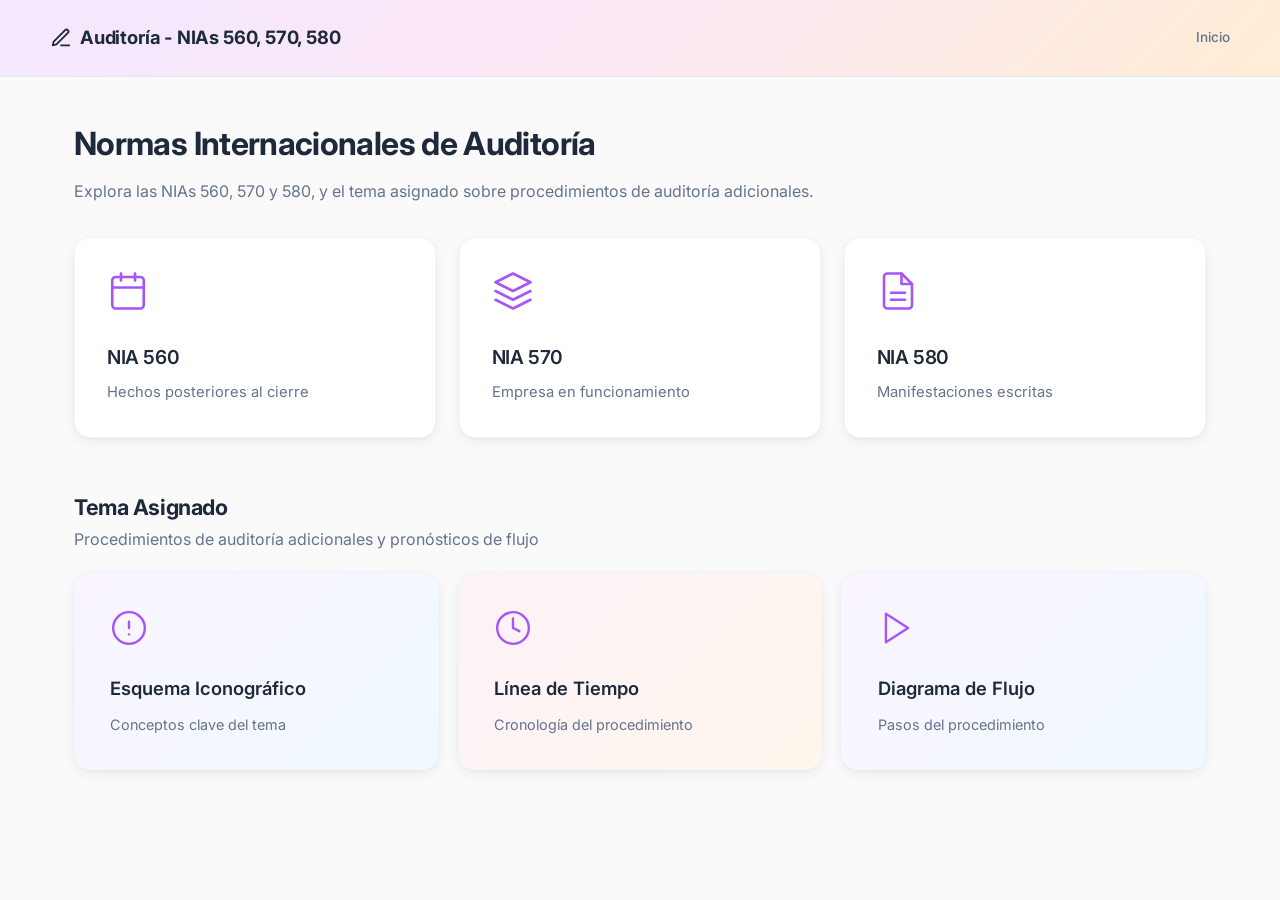
<file: index.html>
<!DOCTYPE html>
<html lang="es">
<head>
  <meta charset="UTF-8">
  <title>Auditoría - NIAs 560, 570, 580</title>
  <meta name="viewport" content="width=device-width, initial-scale=1">
  <link rel="preconnect" href="https://fonts.googleapis.com">
  <link href="https://fonts.googleapis.com/css2?family=Inter:wght@400;500;600;700&display=swap" rel="stylesheet">
  <link rel="stylesheet" href="style.css">
</head>
<body>
  <header class="site-header">
    <div class="site-header-inner">
      <a href="index.html" class="brand">
        <svg width="22" height="22" viewBox="0 0 24 24" fill="none" stroke="currentColor" stroke-width="2" stroke-linecap="round" stroke-linejoin="round"><path d="M12 20h9"/><path d="M16.5 3.5a2.12 2.12 0 013 3L7 19l-4 1 1-4Z"/></svg>
        Auditoría - NIAs 560, 570, 580
      </a>
      <span class="crumb">Inicio</span>
    </div>
  </header>

  <main>
    <div class="page-title">
      <h1>Normas Internacionales de Auditoría</h1>
      <p>Explora las NIAs 560, 570 y 580, y el tema asignado sobre procedimientos de auditoría adicionales.</p>
    </div>

    <div class="norma-grid">
      <a href="nia560.html" class="norma-card" style="--accent:#22c55e;">
        <div class="n-icon">
          <svg width="42" height="42" viewBox="0 0 24 24" fill="none" stroke="currentColor" stroke-width="1.5" stroke-linecap="round" stroke-linejoin="round"><rect x="3" y="4" width="18" height="18" rx="2" ry="2"/><line x1="16" y1="2" x2="16" y2="6"/><line x1="8" y1="2" x2="8" y2="6"/><line x1="3" y1="10" x2="21" y2="10"/></svg>
        </div>
        <h3>NIA 560</h3>
        <p>Hechos posteriores al cierre</p>
      </a>
      <a href="nia570.html" class="norma-card" style="--accent:#0ea5e9;">
        <div class="n-icon">
          <svg width="42" height="42" viewBox="0 0 24 24" fill="none" stroke="currentColor" stroke-width="1.5" stroke-linecap="round" stroke-linejoin="round"><path d="M12 2L2 7l10 5 10-5-10-5z"/><path d="M2 17l10 5 10-5"/><path d="M2 12l10 5 10-5"/></svg>
        </div>
        <h3>NIA 570</h3>
        <p>Empresa en funcionamiento</p>
      </a>
      <a href="nia580.html" class="norma-card" style="--accent:#a855f7;">
        <div class="n-icon">
          <svg width="42" height="42" viewBox="0 0 24 24" fill="none" stroke="currentColor" stroke-width="1.5" stroke-linecap="round" stroke-linejoin="round"><path d="M14 2H6a2 2 0 00-2 2v16a2 2 0 002 2h12a2 2 0 002-2V8z"/><polyline points="14 2 14 8 20 8"/><line x1="16" y1="13" x2="8" y2="13"/><line x1="16" y1="17" x2="8" y2="17"/></svg>
        </div>
        <h3>NIA 580</h3>
        <p>Manifestaciones escritas</p>
      </a>
    </div>

    <h2 style="margin-top:3.2rem; font-size:1.35rem; font-weight:700; color:var(--slate-800);">Tema Asignado</h2>
    <p style="color:var(--slate-500); margin-bottom:.2rem;">Procedimientos de auditoría adicionales y pronósticos de flujo</p>

    <div class="action-grid" style="margin-top:1.2rem;">
      <a href="tema.html" class="action-btn">
        <span class="a-icon">
          <svg width="38" height="38" viewBox="0 0 24 24" fill="none" stroke="currentColor" stroke-width="1.5" stroke-linecap="round" stroke-linejoin="round"><circle cx="12" cy="12" r="10"/><line x1="12" y1="8" x2="12" y2="12"/><line x1="12" y1="16" x2="12.01" y2="16"/></svg>
        </span>
        <span class="a-title">Esquema Iconográfico</span>
        <span class="a-desc">Conceptos clave del tema</span>
      </a>
      <a href="tema.html#cronologia" class="action-btn alt">
        <span class="a-icon">
          <svg width="38" height="38" viewBox="0 0 24 24" fill="none" stroke="currentColor" stroke-width="1.5" stroke-linecap="round" stroke-linejoin="round"><circle cx="12" cy="12" r="10"/><polyline points="12 6 12 12 16 14"/></svg>
        </span>
        <span class="a-title">Línea de Tiempo</span>
        <span class="a-desc">Cronología del procedimiento</span>
      </a>
      <a href="tema.html#diagrama" class="action-btn">
        <span class="a-icon">
          <svg width="38" height="38" viewBox="0 0 24 24" fill="none" stroke="currentColor" stroke-width="1.5" stroke-linecap="round" stroke-linejoin="round"><polygon points="5 3 19 12 5 21 5 3"/></svg>
        </span>
        <span class="a-title">Diagrama de Flujo</span>
        <span class="a-desc">Pasos del procedimiento</span>
      </a>
    </div>
  </main>
</body>
</html>
</file>
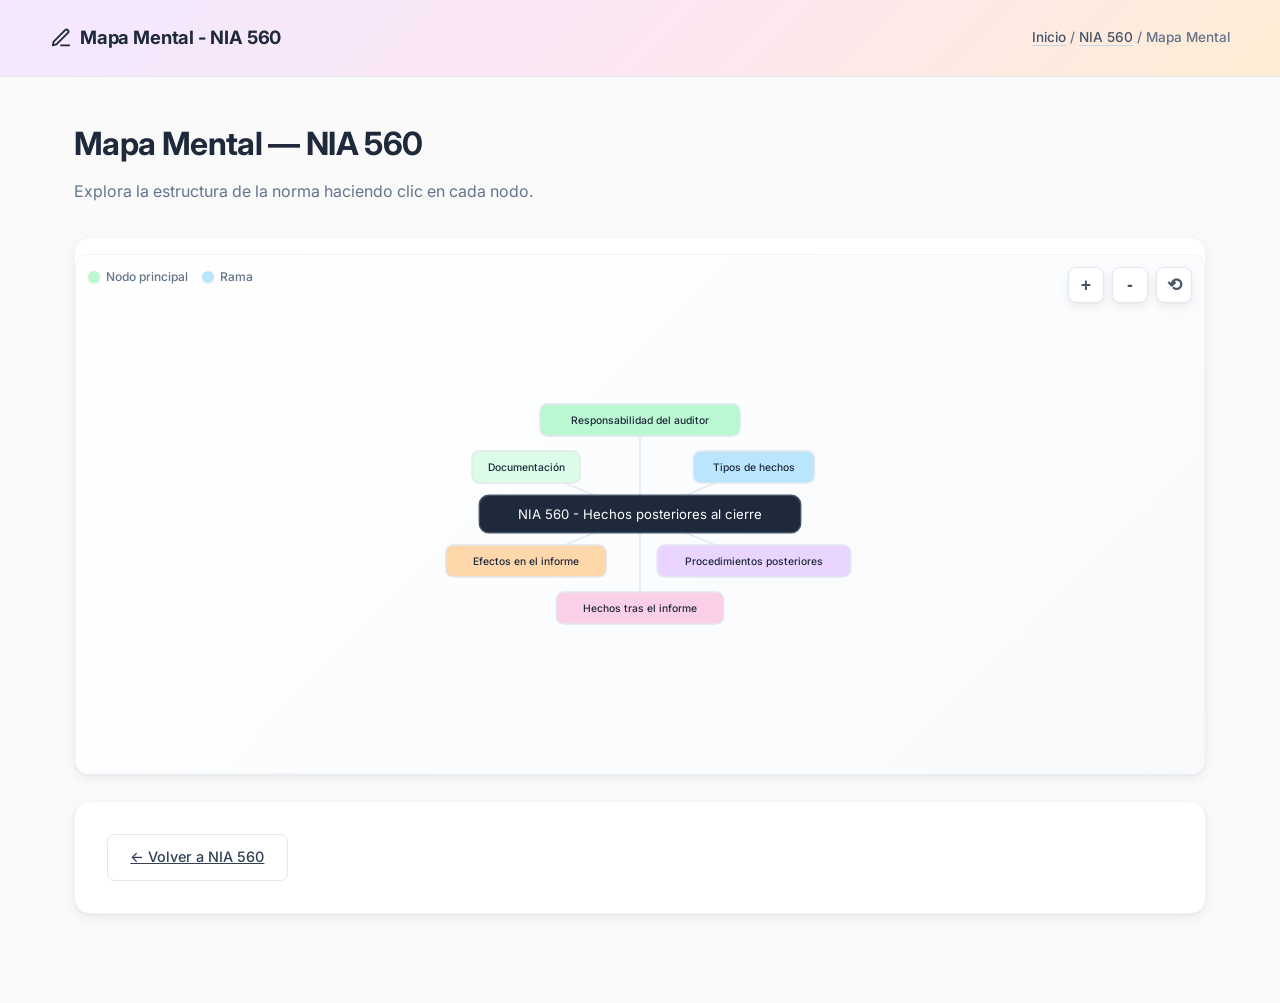
<file: nia560-mapa.html>
<!DOCTYPE html>
<html lang="es">
<head>
  <meta charset="UTF-8">
  <title>Mapa Mental - NIA 560</title>
  <meta name="viewport" content="width=device-width, initial-scale=1">
  <link rel="preconnect" href="https://fonts.googleapis.com">
  <link href="https://fonts.googleapis.com/css2?family=Inter:wght@400;500;600;700&display=swap" rel="stylesheet">
  <link rel="stylesheet" href="style.css">
</head>
<body>
  <header class="site-header">
    <div class="site-header-inner">
      <a href="index.html" class="brand">
        <svg width="22" height="22" viewBox="0 0 24 24" fill="none" stroke="currentColor" stroke-width="2" stroke-linecap="round" stroke-linejoin="round"><path d="M12 20h9"/><path d="M16.5 3.5a2.12 2.12 0 013 3L7 19l-4 1 1-4Z"/></svg>
        Mapa Mental - NIA 560
      </a>
      <span class="crumb"><a href="index.html">Inicio</a> / <a href="nia560.html">NIA 560</a> / Mapa Mental</span>
    </div>
  </header>

  <main>
    <div class="page-title">
      <h1>Mapa Mental — NIA 560</h1>
      <p>Explora la estructura de la norma haciendo clic en cada nodo.</p>
    </div>

    <div class="card" style="padding:0; overflow:hidden;">
      <div id="mm-container" class="mm-container">
        <div class="mm-legend">
          <div class="mm-legend-item"><div class="mm-legend-dot" style="background:#bbf7d0;"></div>Nodo principal</div>
          <div class="mm-legend-item"><div class="mm-legend-dot" style="background:#bae6fd;"></div>Rama</div>
        </div>
        <div class="mm-controls">
          <button class="mm-ctrl-btn" id="mm-zoom-in">+</button>
          <button class="mm-ctrl-btn" id="mm-zoom-out">-</button>
          <button class="mm-ctrl-btn" id="mm-reset" title="Restablecer">⟲</button>
        </div>
        <svg class="mm-svg" viewBox="0 0 1200 540" preserveAspectRatio="xMidYMid meet"><g></g></svg>
        <div id="mm-detail" class="mm-detail">
          <button class="close-btn" id="mm-detail-close">✕</button>
          <h4></h4>
          <p></p>
        </div>
      </div>
    </div>

    <div class="card">
      <a href="nia560.html" class="back-btn">← Volver a NIA 560</a>
    </div>
  </main>

  <script src="mindmap.js"></script>
  <script>
    document.addEventListener('DOMContentLoaded', function(){
      initMindMap({
        containerId: 'mm-container',
        root: 'NIA 560 - Hechos posteriores al cierre',
        nodes: [
          {label:'Responsabilidad del auditor', desc:'El auditor debe obtener evidencia suficiente y apropiada sobre si todos los hechos posteriores al cierre que puedan requerir ajuste o revelación han sido identificados.', sub:['Diseñar procedimientos apropiados','Ejecutar hasta la fecha del informe']},
          {label:'Tipos de hechos', desc:'Se clasifican en hechos que proporcionan evidencia de condiciones existentes al cierre, y hechos que indican condiciones surgidas después del cierre.', sub:['Tipo I: Condiciones existentes al cierre','Tipo II: Condiciones surgidas después']},
          {label:'Procedimientos posteriores', desc:'El auditor debe realizar procedimientos de auditoría cerca de la fecha del informe para detectar hechos posteriores que puedan requerir ajuste o revelación.', sub:['Revisión de documentos posteriores','Consultas a la dirección','Confirmaciones externas']},
          {label:'Hechos tras el informe', desc:'Si se identifican hechos posteriores a la fecha del informe, el auditor debe evaluar si los estados financieros necesitan revisión.', sub:['Evaluar impacto','Determinar necesidad de ajuste','Comunicar a quienes corresponda']},
          {label:'Efectos en el informe', desc:'Dependiendo de la naturaleza y materialidad del hecho, el informe de auditoría puede requerir modificación o emisión de un nuevo informe.', sub:['Opinión modificada','Informe revisado','Revelación adicional']},
          {label:'Documentación', desc:'El auditor debe documentar los procedimientos realizados, los hechos identificados y las conclusiones alcanzadas respecto a los hechos posteriores.', sub:['Procedimientos ejecutados','Hechos relevantes','Decisiones tomadas']}
        ]
      });
    });
  </script>
</body>
</html>
</file>
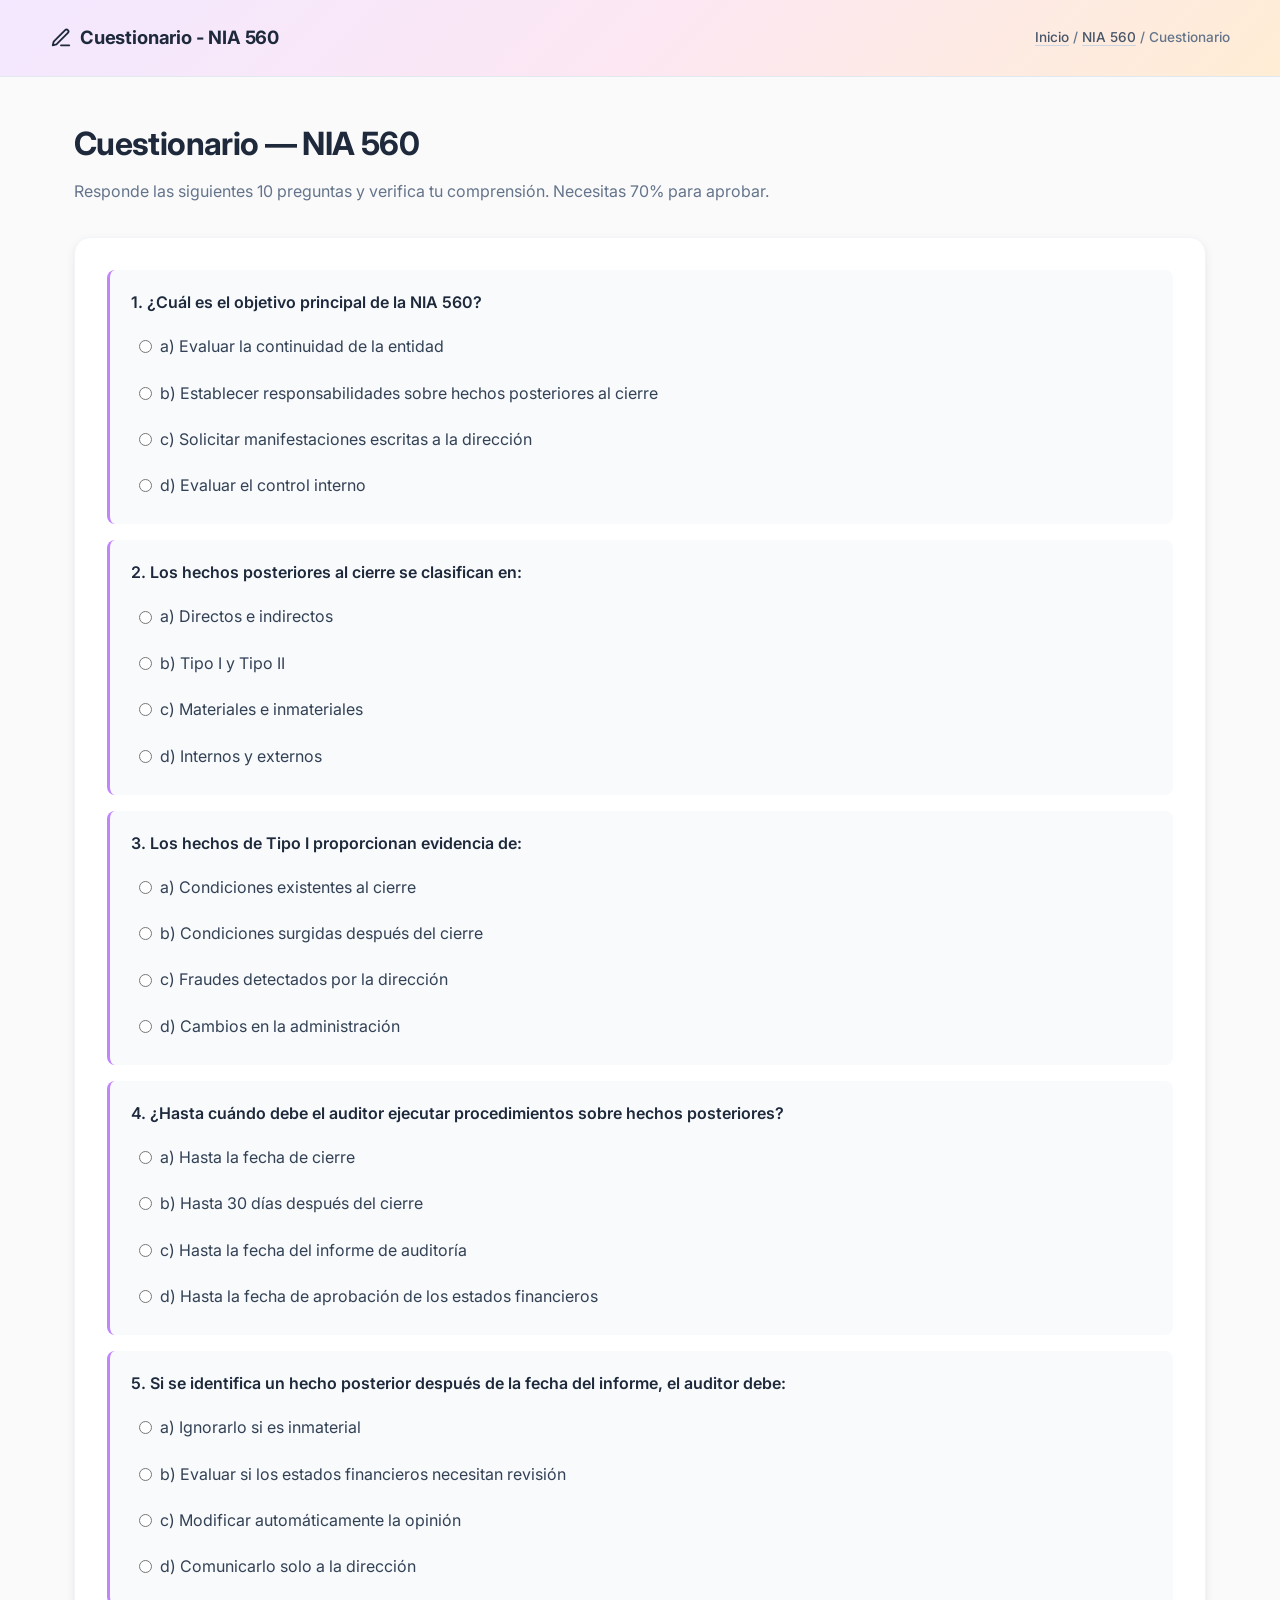
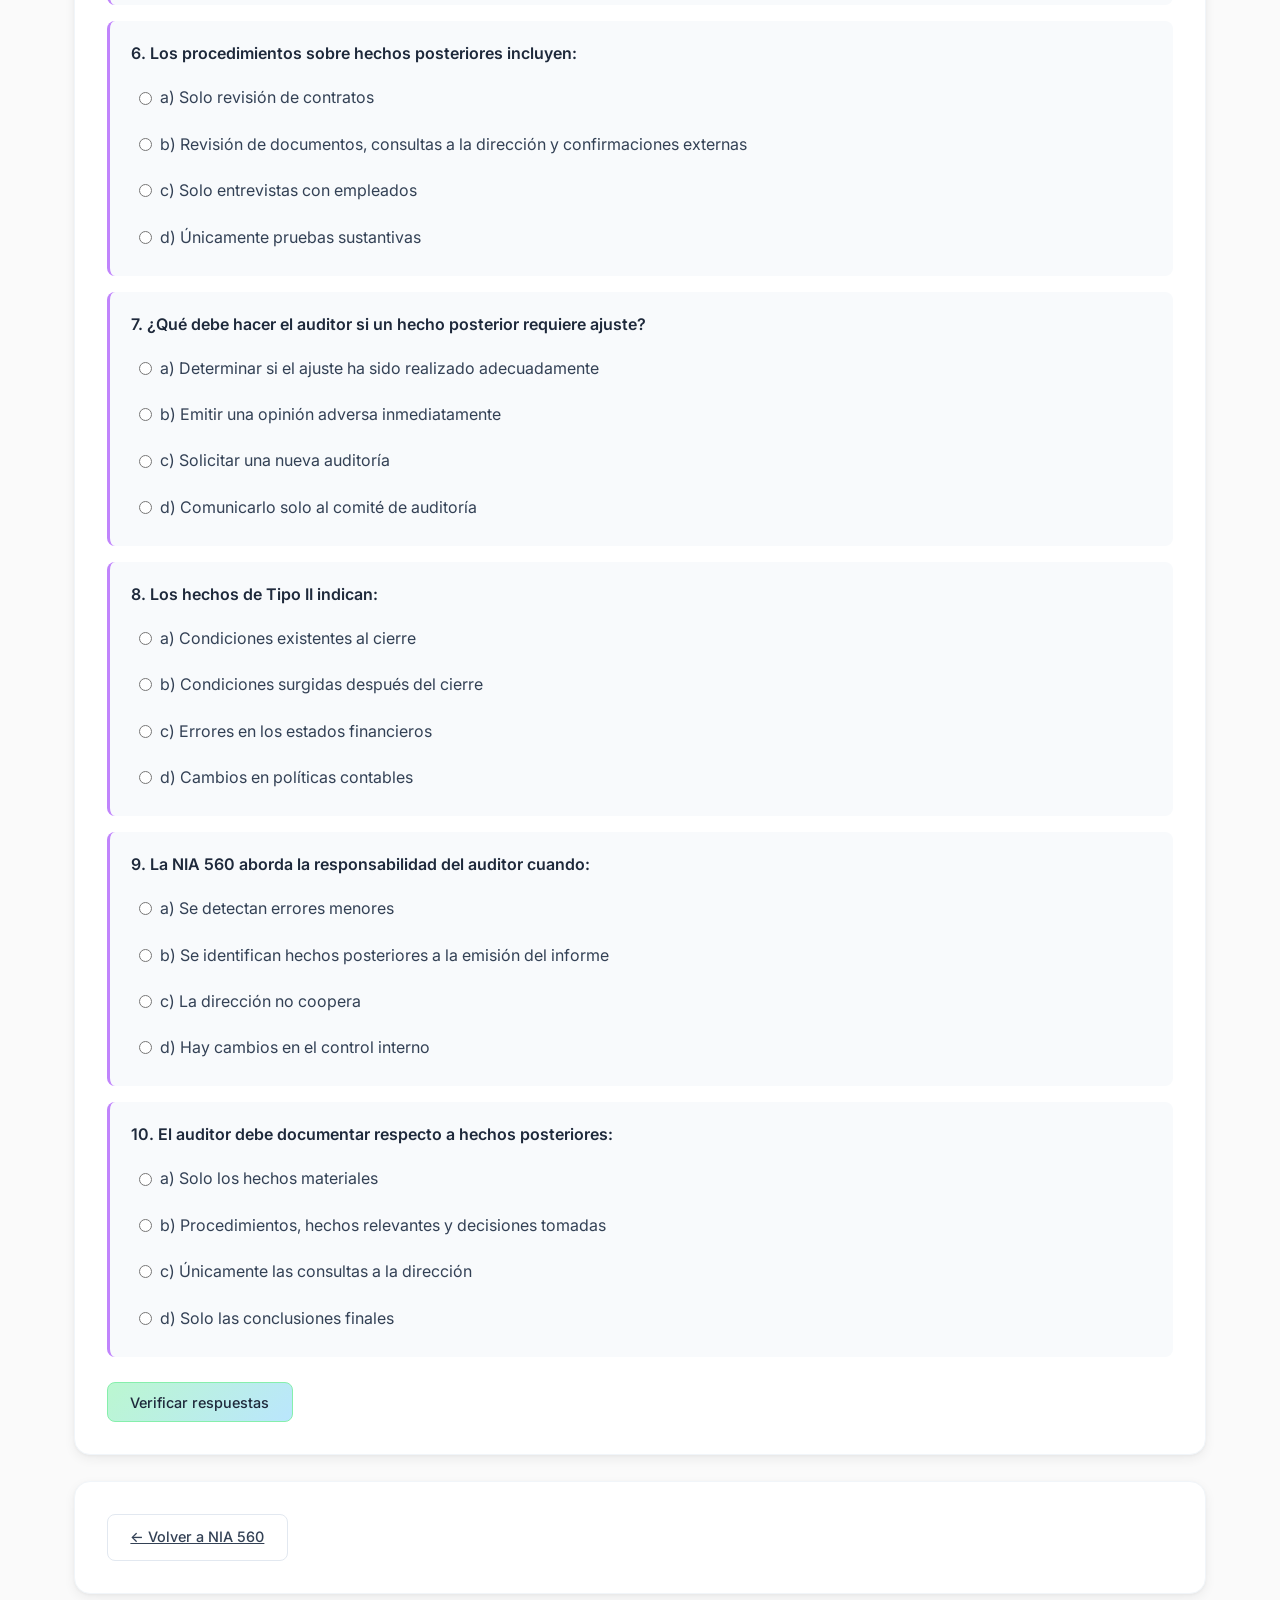
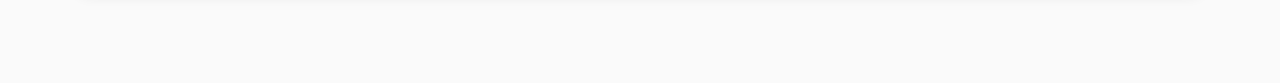
<file: nia560-quiz.html>
<!DOCTYPE html>
<html lang="es">
<head>
  <meta charset="UTF-8">
  <title>Cuestionario - NIA 560</title>
  <meta name="viewport" content="width=device-width, initial-scale=1">
  <link rel="preconnect" href="https://fonts.googleapis.com">
  <link href="https://fonts.googleapis.com/css2?family=Inter:wght@400;500;600;700&display=swap" rel="stylesheet">
  <link rel="stylesheet" href="style.css">
</head>
<body>
  <header class="site-header">
    <div class="site-header-inner">
      <a href="index.html" class="brand">
        <svg width="22" height="22" viewBox="0 0 24 24" fill="none" stroke="currentColor" stroke-width="2" stroke-linecap="round" stroke-linejoin="round"><path d="M12 20h9"/><path d="M16.5 3.5a2.12 2.12 0 013 3L7 19l-4 1 1-4Z"/></svg>
        Cuestionario - NIA 560
      </a>
      <span class="crumb"><a href="index.html">Inicio</a> / <a href="nia560.html">NIA 560</a> / Cuestionario</span>
    </div>
  </header>

  <main>
    <div class="page-title">
      <h1>Cuestionario — NIA 560</h1>
      <p>Responde las siguientes 10 preguntas y verifica tu comprensión. Necesitas 70% para aprobar.</p>
    </div>

    <div class="card">
      <form id="quiz-form">
        <div class="quiz-question">
          <p class="q-text">1. ¿Cuál es el objetivo principal de la NIA 560?</p>
          <div class="quiz-options">
            <label><input type="radio" name="q1" value="0">a) Evaluar la continuidad de la entidad</label>
            <label><input type="radio" name="q1" value="1">b) Establecer responsabilidades sobre hechos posteriores al cierre</label>
            <label><input type="radio" name="q1" value="0">c) Solicitar manifestaciones escritas a la dirección</label>
            <label><input type="radio" name="q1" value="0">d) Evaluar el control interno</label>
          </div>
        </div>
        <div class="quiz-question">
          <p class="q-text">2. Los hechos posteriores al cierre se clasifican en:</p>
          <div class="quiz-options">
            <label><input type="radio" name="q2" value="0">a) Directos e indirectos</label>
            <label><input type="radio" name="q2" value="1">b) Tipo I y Tipo II</label>
            <label><input type="radio" name="q2" value="0">c) Materiales e inmateriales</label>
            <label><input type="radio" name="q2" value="0">d) Internos y externos</label>
          </div>
        </div>
        <div class="quiz-question">
          <p class="q-text">3. Los hechos de Tipo I proporcionan evidencia de:</p>
          <div class="quiz-options">
            <label><input type="radio" name="q3" value="1">a) Condiciones existentes al cierre</label>
            <label><input type="radio" name="q3" value="0">b) Condiciones surgidas después del cierre</label>
            <label><input type="radio" name="q3" value="0">c) Fraudes detectados por la dirección</label>
            <label><input type="radio" name="q3" value="0">d) Cambios en la administración</label>
          </div>
        </div>
        <div class="quiz-question">
          <p class="q-text">4. ¿Hasta cuándo debe el auditor ejecutar procedimientos sobre hechos posteriores?</p>
          <div class="quiz-options">
            <label><input type="radio" name="q4" value="0">a) Hasta la fecha de cierre</label>
            <label><input type="radio" name="q4" value="0">b) Hasta 30 días después del cierre</label>
            <label><input type="radio" name="q4" value="1">c) Hasta la fecha del informe de auditoría</label>
            <label><input type="radio" name="q4" value="0">d) Hasta la fecha de aprobación de los estados financieros</label>
          </div>
        </div>
        <div class="quiz-question">
          <p class="q-text">5. Si se identifica un hecho posterior después de la fecha del informe, el auditor debe:</p>
          <div class="quiz-options">
            <label><input type="radio" name="q5" value="0">a) Ignorarlo si es inmaterial</label>
            <label><input type="radio" name="q5" value="1">b) Evaluar si los estados financieros necesitan revisión</label>
            <label><input type="radio" name="q5" value="0">c) Modificar automáticamente la opinión</label>
            <label><input type="radio" name="q5" value="0">d) Comunicarlo solo a la dirección</label>
          </div>
        </div>
        <div class="quiz-question">
          <p class="q-text">6. Los procedimientos sobre hechos posteriores incluyen:</p>
          <div class="quiz-options">
            <label><input type="radio" name="q6" value="0">a) Solo revisión de contratos</label>
            <label><input type="radio" name="q6" value="1">b) Revisión de documentos, consultas a la dirección y confirmaciones externas</label>
            <label><input type="radio" name="q6" value="0">c) Solo entrevistas con empleados</label>
            <label><input type="radio" name="q6" value="0">d) Únicamente pruebas sustantivas</label>
          </div>
        </div>
        <div class="quiz-question">
          <p class="q-text">7. ¿Qué debe hacer el auditor si un hecho posterior requiere ajuste?</p>
          <div class="quiz-options">
            <label><input type="radio" name="q7" value="1">a) Determinar si el ajuste ha sido realizado adecuadamente</label>
            <label><input type="radio" name="q7" value="0">b) Emitir una opinión adversa inmediatamente</label>
            <label><input type="radio" name="q7" value="0">c) Solicitar una nueva auditoría</label>
            <label><input type="radio" name="q7" value="0">d) Comunicarlo solo al comité de auditoría</label>
          </div>
        </div>
        <div class="quiz-question">
          <p class="q-text">8. Los hechos de Tipo II indican:</p>
          <div class="quiz-options">
            <label><input type="radio" name="q8" value="0">a) Condiciones existentes al cierre</label>
            <label><input type="radio" name="q8" value="1">b) Condiciones surgidas después del cierre</label>
            <label><input type="radio" name="q8" value="0">c) Errores en los estados financieros</label>
            <label><input type="radio" name="q8" value="0">d) Cambios en políticas contables</label>
          </div>
        </div>
        <div class="quiz-question">
          <p class="q-text">9. La NIA 560 aborda la responsabilidad del auditor cuando:</p>
          <div class="quiz-options">
            <label><input type="radio" name="q9" value="0">a) Se detectan errores menores</label>
            <label><input type="radio" name="q9" value="1">b) Se identifican hechos posteriores a la emisión del informe</label>
            <label><input type="radio" name="q9" value="0">c) La dirección no coopera</label>
            <label><input type="radio" name="q9" value="0">d) Hay cambios en el control interno</label>
          </div>
        </div>
        <div class="quiz-question">
          <p class="q-text">10. El auditor debe documentar respecto a hechos posteriores:</p>
          <div class="quiz-options">
            <label><input type="radio" name="q10" value="0">a) Solo los hechos materiales</label>
            <label><input type="radio" name="q10" value="1">b) Procedimientos, hechos relevantes y decisiones tomadas</label>
            <label><input type="radio" name="q10" value="0">c) Únicamente las consultas a la dirección</label>
            <label><input type="radio" name="q10" value="0">d) Solo las conclusiones finales</label>
          </div>
        </div>

        <button type="button" class="quiz-submit" onclick="calcQuiz('quiz-form')">Verificar respuestas</button>
        <div id="quiz-result" class="quiz-result"></div>
      </form>
    </div>

    <div class="card">
      <a href="nia560.html" class="back-btn">← Volver a NIA 560</a>
    </div>
  </main>

  <script src="quiz.js"></script>
</body>
</html>
</file>
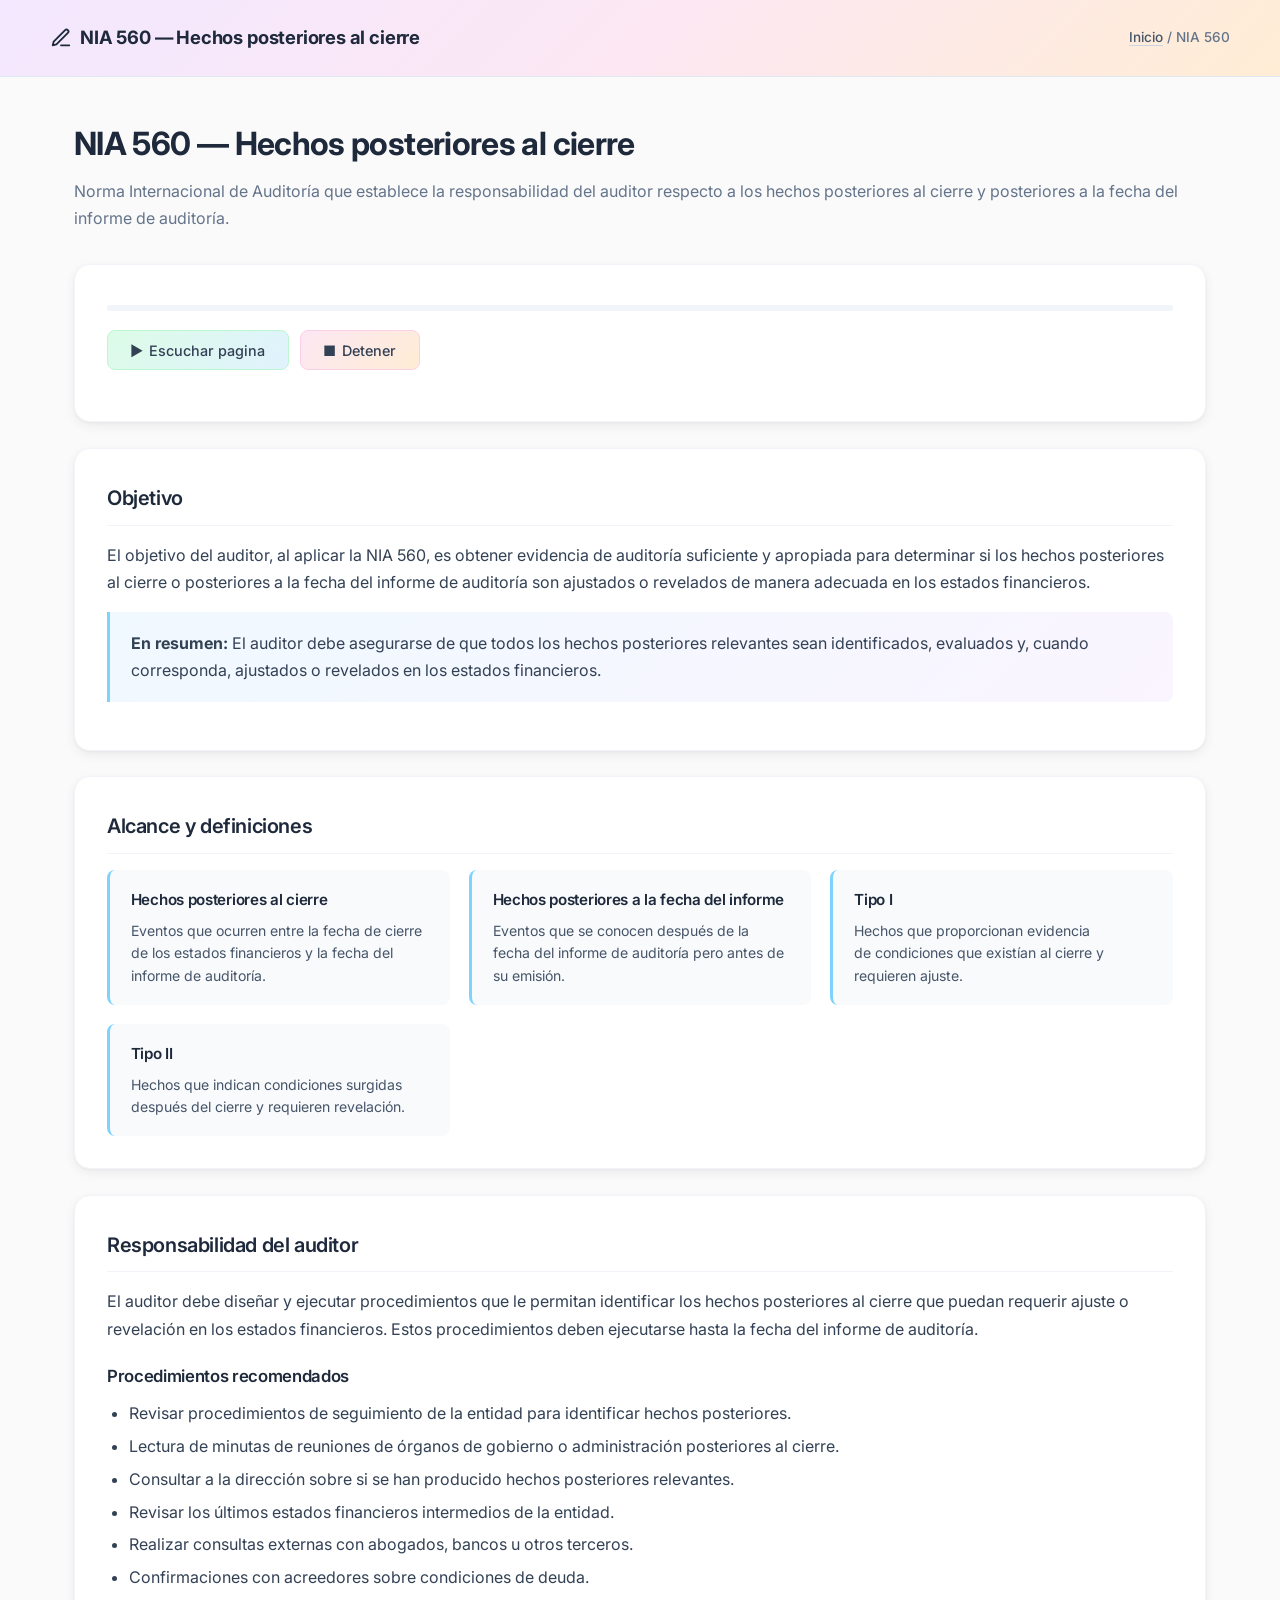
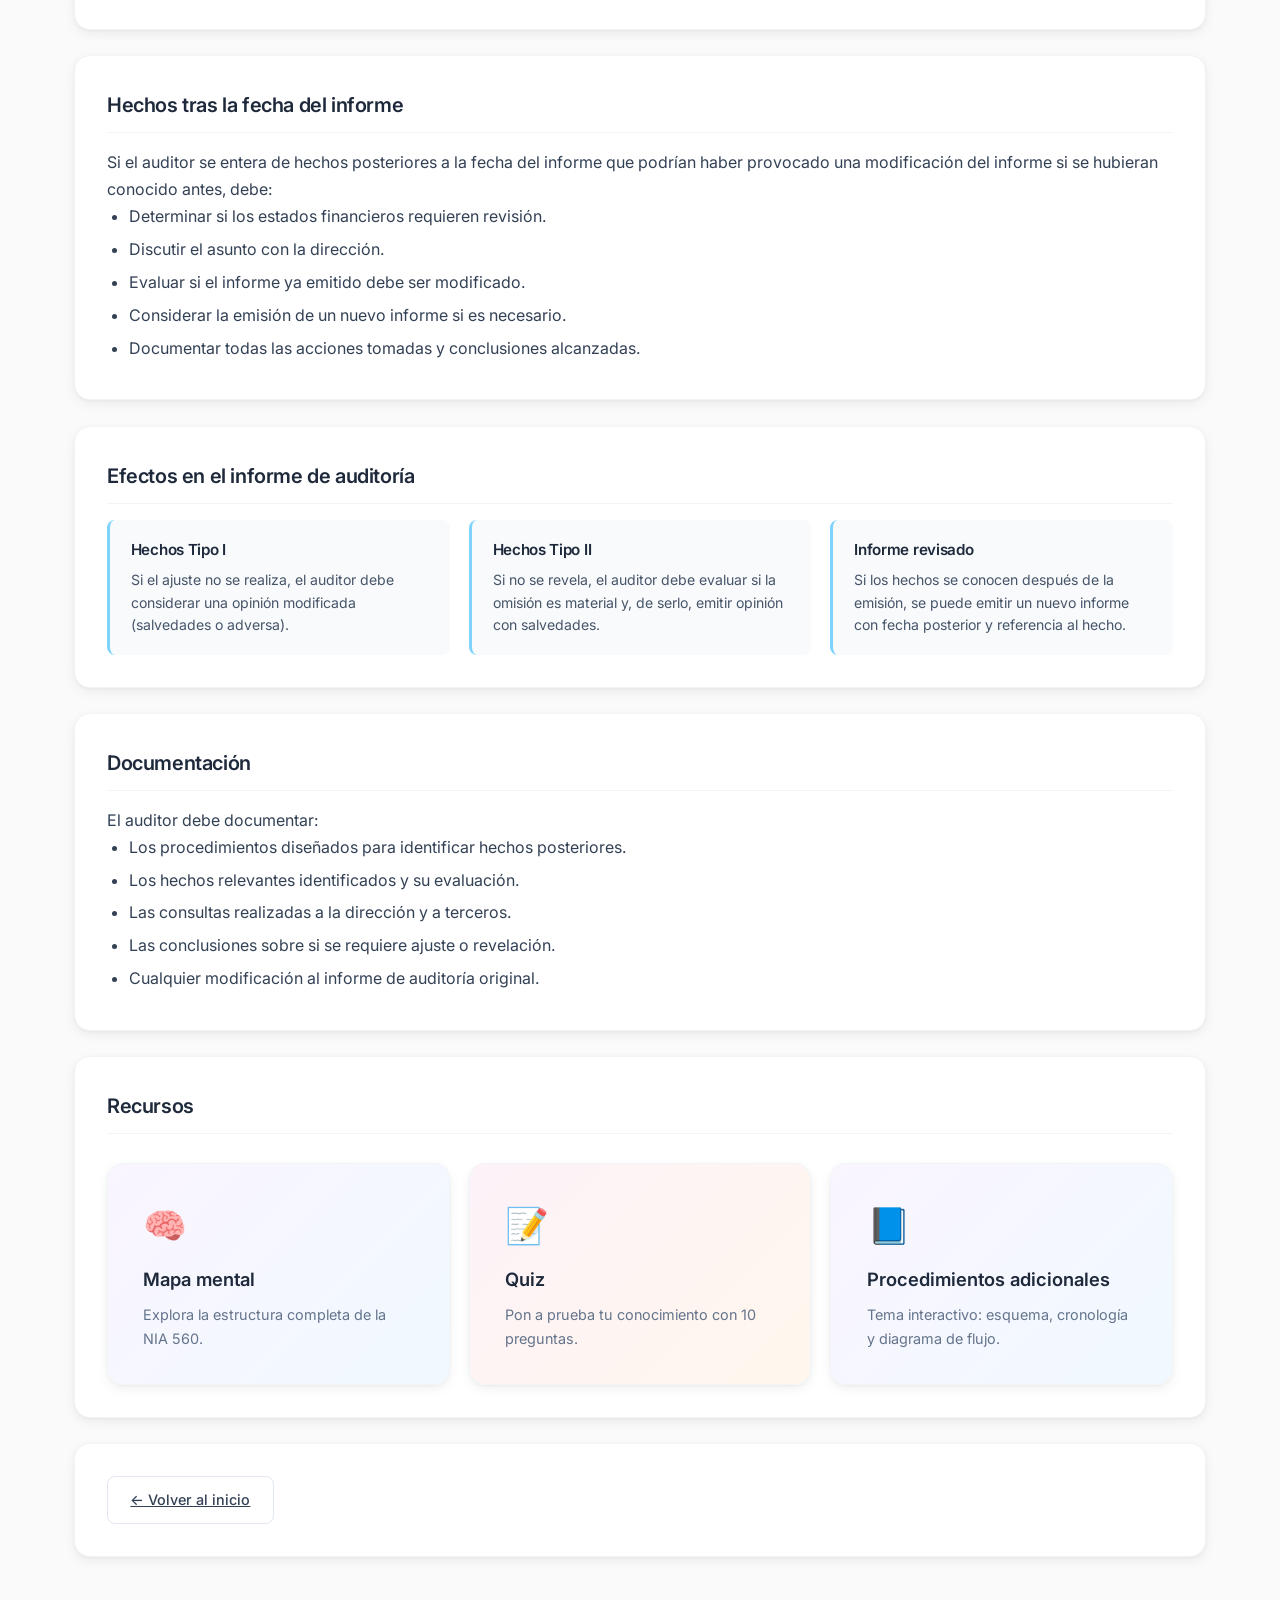
<file: nia560.html>
<!DOCTYPE html>
<html lang="es">
<head>
  <meta charset="UTF-8">
  <title>NIA 560 — Hechos posteriores al cierre</title>
  <meta name="viewport" content="width=device-width, initial-scale=1">
  <link rel="preconnect" href="https://fonts.googleapis.com">
  <link href="https://fonts.googleapis.com/css2?family=Inter:wght@400;500;600;700&display=swap" rel="stylesheet">
  <link rel="stylesheet" href="style.css">
</head>
<body>
  <header class="site-header">
    <div class="site-header-inner">
      <a href="index.html" class="brand">
        <svg width="22" height="22" viewBox="0 0 24 24" fill="none" stroke="currentColor" stroke-width="2" stroke-linecap="round" stroke-linejoin="round"><path d="M12 20h9"/><path d="M16.5 3.5a2.12 2.12 0 013 3L7 19l-4 1 1-4Z"/></svg>
        NIA 560 — Hechos posteriores al cierre
      </a>
      <span class="crumb"><a href="index.html">Inicio</a> / NIA 560</span>
    </div>
  </header>

  <main>
    <div class="page-title">
      <h1>NIA 560 — Hechos posteriores al cierre</h1>
      <p>Norma Internacional de Auditoría que establece la responsabilidad del auditor respecto a los hechos posteriores al cierre y posteriores a la fecha del informe de auditoría.</p>
    </div>

    <div class="card">
      <div class="audio-status" id="audio-status"></div>
      <div class="audio-progress"><div class="audio-progress-bar" id="audio-progress-bar"></div></div>
      <div class="audio-controls" id="audio-controls"></div>
    </div>

    <div class="card">
      <h2>Objetivo</h2>
      <p>El objetivo del auditor, al aplicar la NIA 560, es obtener evidencia de auditoría suficiente y apropiada para determinar si los hechos posteriores al cierre o posteriores a la fecha del informe de auditoría son ajustados o revelados de manera adecuada en los estados financieros.</p>
      <div class="summary-box">
        <strong>En resumen:</strong> El auditor debe asegurarse de que todos los hechos posteriores relevantes sean identificados, evaluados y, cuando corresponda, ajustados o revelados en los estados financieros.
      </div>
    </div>

    <div class="card">
      <h2>Alcance y definiciones</h2>
      <div class="info-grid">
        <div class="info-item">
          <h4>Hechos posteriores al cierre</h4>
          <p>Eventos que ocurren entre la fecha de cierre de los estados financieros y la fecha del informe de auditoría.</p>
        </div>
        <div class="info-item">
          <h4>Hechos posteriores a la fecha del informe</h4>
          <p>Eventos que se conocen después de la fecha del informe de auditoría pero antes de su emisión.</p>
        </div>
        <div class="info-item">
          <h4>Tipo I</h4>
          <p>Hechos que proporcionan evidencia de condiciones que existían al cierre y requieren ajuste.</p>
        </div>
        <div class="info-item">
          <h4>Tipo II</h4>
          <p>Hechos que indican condiciones surgidas después del cierre y requieren revelación.</p>
        </div>
      </div>
    </div>

    <div class="card">
      <h2>Responsabilidad del auditor</h2>
      <p>El auditor debe diseñar y ejecutar procedimientos que le permitan identificar los hechos posteriores al cierre que puedan requerir ajuste o revelación en los estados financieros. Estos procedimientos deben ejecutarse hasta la fecha del informe de auditoría.</p>
      <h3>Procedimientos recomendados</h3>
      <ul>
        <li>Revisar procedimientos de seguimiento de la entidad para identificar hechos posteriores.</li>
        <li>Lectura de minutas de reuniones de órganos de gobierno o administración posteriores al cierre.</li>
        <li>Consultar a la dirección sobre si se han producido hechos posteriores relevantes.</li>
        <li>Revisar los últimos estados financieros intermedios de la entidad.</li>
        <li>Realizar consultas externas con abogados, bancos u otros terceros.</li>
        <li>Confirmaciones con acreedores sobre condiciones de deuda.</li>
      </ul>
    </div>

    <div class="card">
      <h2>Hechos tras la fecha del informe</h2>
      <p>Si el auditor se entera de hechos posteriores a la fecha del informe que podrían haber provocado una modificación del informe si se hubieran conocido antes, debe:</p>
      <ul>
        <li>Determinar si los estados financieros requieren revisión.</li>
        <li>Discutir el asunto con la dirección.</li>
        <li>Evaluar si el informe ya emitido debe ser modificado.</li>
        <li>Considerar la emisión de un nuevo informe si es necesario.</li>
        <li>Documentar todas las acciones tomadas y conclusiones alcanzadas.</li>
      </ul>
    </div>

    <div class="card">
      <h2>Efectos en el informe de auditoría</h2>
      <div class="info-grid">
        <div class="info-item">
          <h4>Hechos Tipo I</h4>
          <p>Si el ajuste no se realiza, el auditor debe considerar una opinión modificada (salvedades o adversa).</p>
        </div>
        <div class="info-item">
          <h4>Hechos Tipo II</h4>
          <p>Si no se revela, el auditor debe evaluar si la omisión es material y, de serlo, emitir opinión con salvedades.</p>
        </div>
        <div class="info-item">
          <h4>Informe revisado</h4>
          <p>Si los hechos se conocen después de la emisión, se puede emitir un nuevo informe con fecha posterior y referencia al hecho.</p>
        </div>
      </div>
    </div>

    <div class="card">
      <h2>Documentación</h2>
      <p>El auditor debe documentar:</p>
      <ul>
        <li>Los procedimientos diseñados para identificar hechos posteriores.</li>
        <li>Los hechos relevantes identificados y su evaluación.</li>
        <li>Las consultas realizadas a la dirección y a terceros.</li>
        <li>Las conclusiones sobre si se requiere ajuste o revelación.</li>
        <li>Cualquier modificación al informe de auditoría original.</li>
      </ul>
    </div>

    <div class="card">
      <h2>Recursos</h2>
      <div class="action-grid">
        <a href="nia560-mapa.html" class="action-btn">
          <span class="a-icon">🧠</span>
          <span class="a-title">Mapa mental</span>
          <span class="a-desc">Explora la estructura completa de la NIA 560.</span>
        </a>
        <a href="nia560-quiz.html" class="action-btn alt">
          <span class="a-icon">📝</span>
          <span class="a-title">Quiz</span>
          <span class="a-desc">Pon a prueba tu conocimiento con 10 preguntas.</span>
        </a>
        <a href="tema.html" class="action-btn">
          <span class="a-icon">📘</span>
          <span class="a-title">Procedimientos adicionales</span>
          <span class="a-desc">Tema interactivo: esquema, cronología y diagrama de flujo.</span>
        </a>
      </div>
    </div>

    <div class="card">
      <a href="index.html" class="back-btn">← Volver al inicio</a>
    </div>
  </main>

  <script src="audio.js"></script>
</body>
</html>
</file>
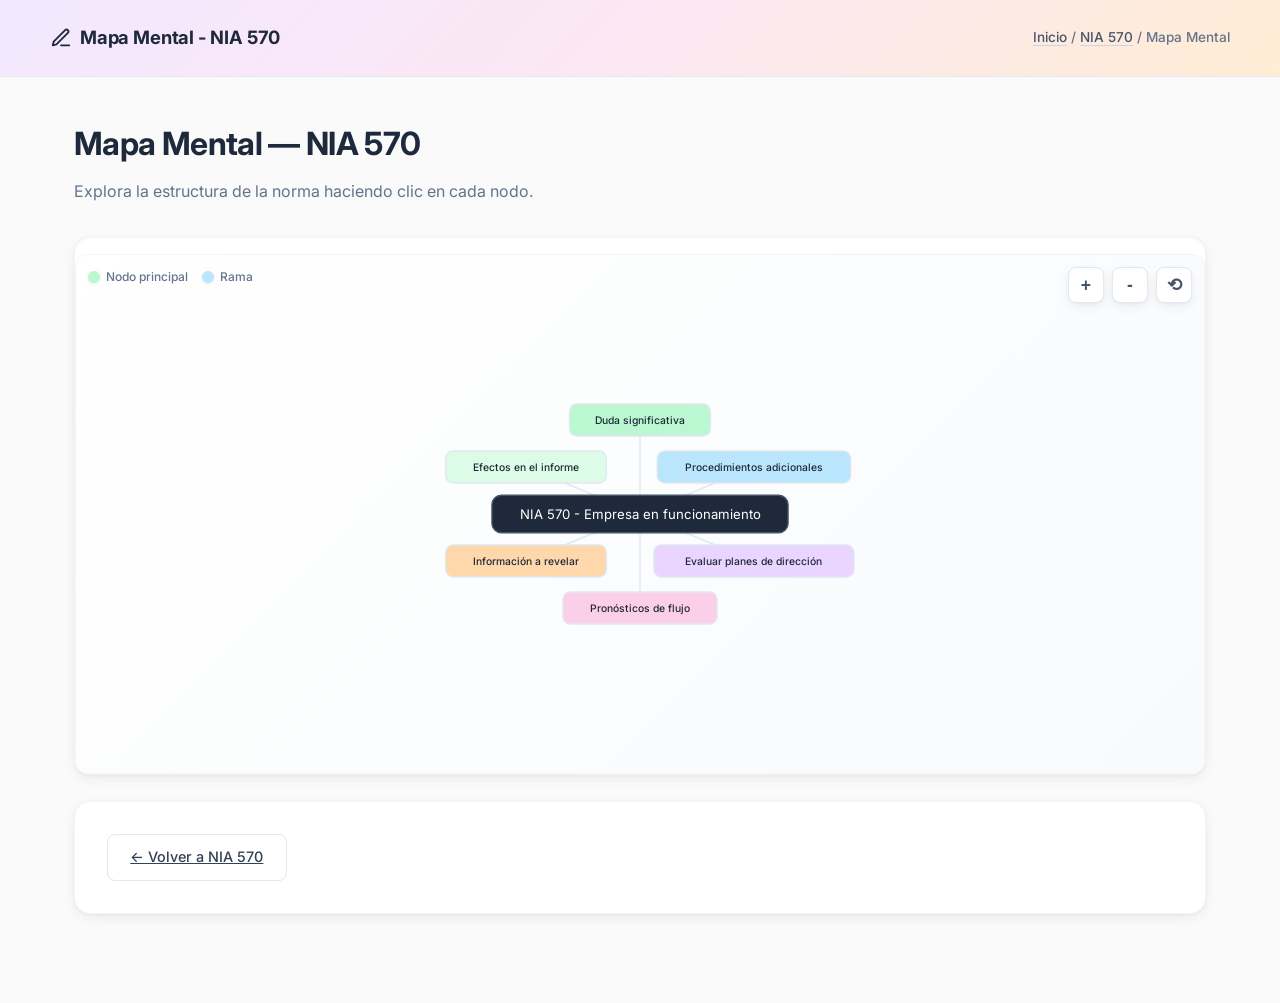
<file: nia570-mapa.html>
<!DOCTYPE html>
<html lang="es">
<head>
  <meta charset="UTF-8">
  <title>Mapa Mental - NIA 570</title>
  <meta name="viewport" content="width=device-width, initial-scale=1">
  <link rel="preconnect" href="https://fonts.googleapis.com">
  <link href="https://fonts.googleapis.com/css2?family=Inter:wght@400;500;600;700&display=swap" rel="stylesheet">
  <link rel="stylesheet" href="style.css">
</head>
<body>
  <header class="site-header">
    <div class="site-header-inner">
      <a href="index.html" class="brand">
        <svg width="22" height="22" viewBox="0 0 24 24" fill="none" stroke="currentColor" stroke-width="2" stroke-linecap="round" stroke-linejoin="round"><path d="M12 20h9"/><path d="M16.5 3.5a2.12 2.12 0 013 3L7 19l-4 1 1-4Z"/></svg>
        Mapa Mental - NIA 570
      </a>
      <span class="crumb"><a href="index.html">Inicio</a> / <a href="nia570.html">NIA 570</a> / Mapa Mental</span>
    </div>
  </header>

  <main>
    <div class="page-title">
      <h1>Mapa Mental — NIA 570</h1>
      <p>Explora la estructura de la norma haciendo clic en cada nodo.</p>
    </div>

    <div class="card" style="padding:0; overflow:hidden;">
      <div id="mm-container" class="mm-container">
        <div class="mm-legend">
          <div class="mm-legend-item"><div class="mm-legend-dot" style="background:#bbf7d0;"></div>Nodo principal</div>
          <div class="mm-legend-item"><div class="mm-legend-dot" style="background:#bae6fd;"></div>Rama</div>
        </div>
        <div class="mm-controls">
          <button class="mm-ctrl-btn" id="mm-zoom-in">+</button>
          <button class="mm-ctrl-btn" id="mm-zoom-out">-</button>
          <button class="mm-ctrl-btn" id="mm-reset" title="Restablecer">⟲</button>
        </div>
        <svg class="mm-svg" viewBox="0 0 1200 540" preserveAspectRatio="xMidYMid meet"><g></g></svg>
        <div id="mm-detail" class="mm-detail">
          <button class="close-btn" id="mm-detail-close">✕</button>
          <h4></h4>
          <p></p>
        </div>
      </div>
    </div>

    <div class="card">
      <a href="nia570.html" class="back-btn">← Volver a NIA 570</a>
    </div>
  </main>

  <script src="mindmap.js"></script>
  <script>
    document.addEventListener('DOMContentLoaded', function(){
      initMindMap({
        containerId: 'mm-container',
        root: 'NIA 570 - Empresa en funcionamiento',
        nodes: [
          {label:'Duda significativa', desc:'El auditor debe evaluar si existe una duda significativa sobre la capacidad de la entidad para continuar como empresa en funcionamiento, considerando eventos o condiciones que puedan generar incertidumbre.', sub:['Evaluar hechos y condiciones','Identificar incertidumbres materiales']},
          {label:'Procedimientos adicionales', desc:'Cuando se identifican hechos o condiciones que generan dudas, el auditor debe diseñar y ejecutar procedimientos de auditoría adicionales para obtener evidencia suficiente.', sub:['Análisis de ratios','Evaluación de deuda','Revisión de contratos']},
          {label:'Evaluar planes de dirección', desc:'El auditor debe evaluar los planes de la dirección para mitigar las dudas sobre la continuidad, incluyendo la viabilidad y efectividad de dichos planes.', sub:['Planes de reestructuración','Ventas de activos','Obtención de financiamiento']},
          {label:'Pronósticos de flujo', desc:'El auditor debe evaluar la fiabilidad de los pronósticos de flujos de efectivo futuros preparados por la dirección, incluyendo la razonabilidad de las hipótesis utilizadas.', sub:['Hipótesis de ingresos','Hipótesis de gastos','Horizonte temporal']},
          {label:'Información a revelar', desc:'Cuando existe duda significativa, la dirección debe revelar información en los estados financieros sobre la naturaleza de las incertidumbres y los planes para mitigarlas.', sub:['Notas explicativas','Eventos subsecuentes','Riesgos clave']},
          {label:'Efectos en el informe', desc:'El auditor debe determinar si los estados financieros proporcionan información adecuada y evaluar los efectos en el informe de auditoría.', sub:['Opinión con énfasis','Opinión adversa si es inadecuada','Informe sin salvedades si es adecuada']}
        ]
      });
    });
  </script>
</body>
</html>
</file>
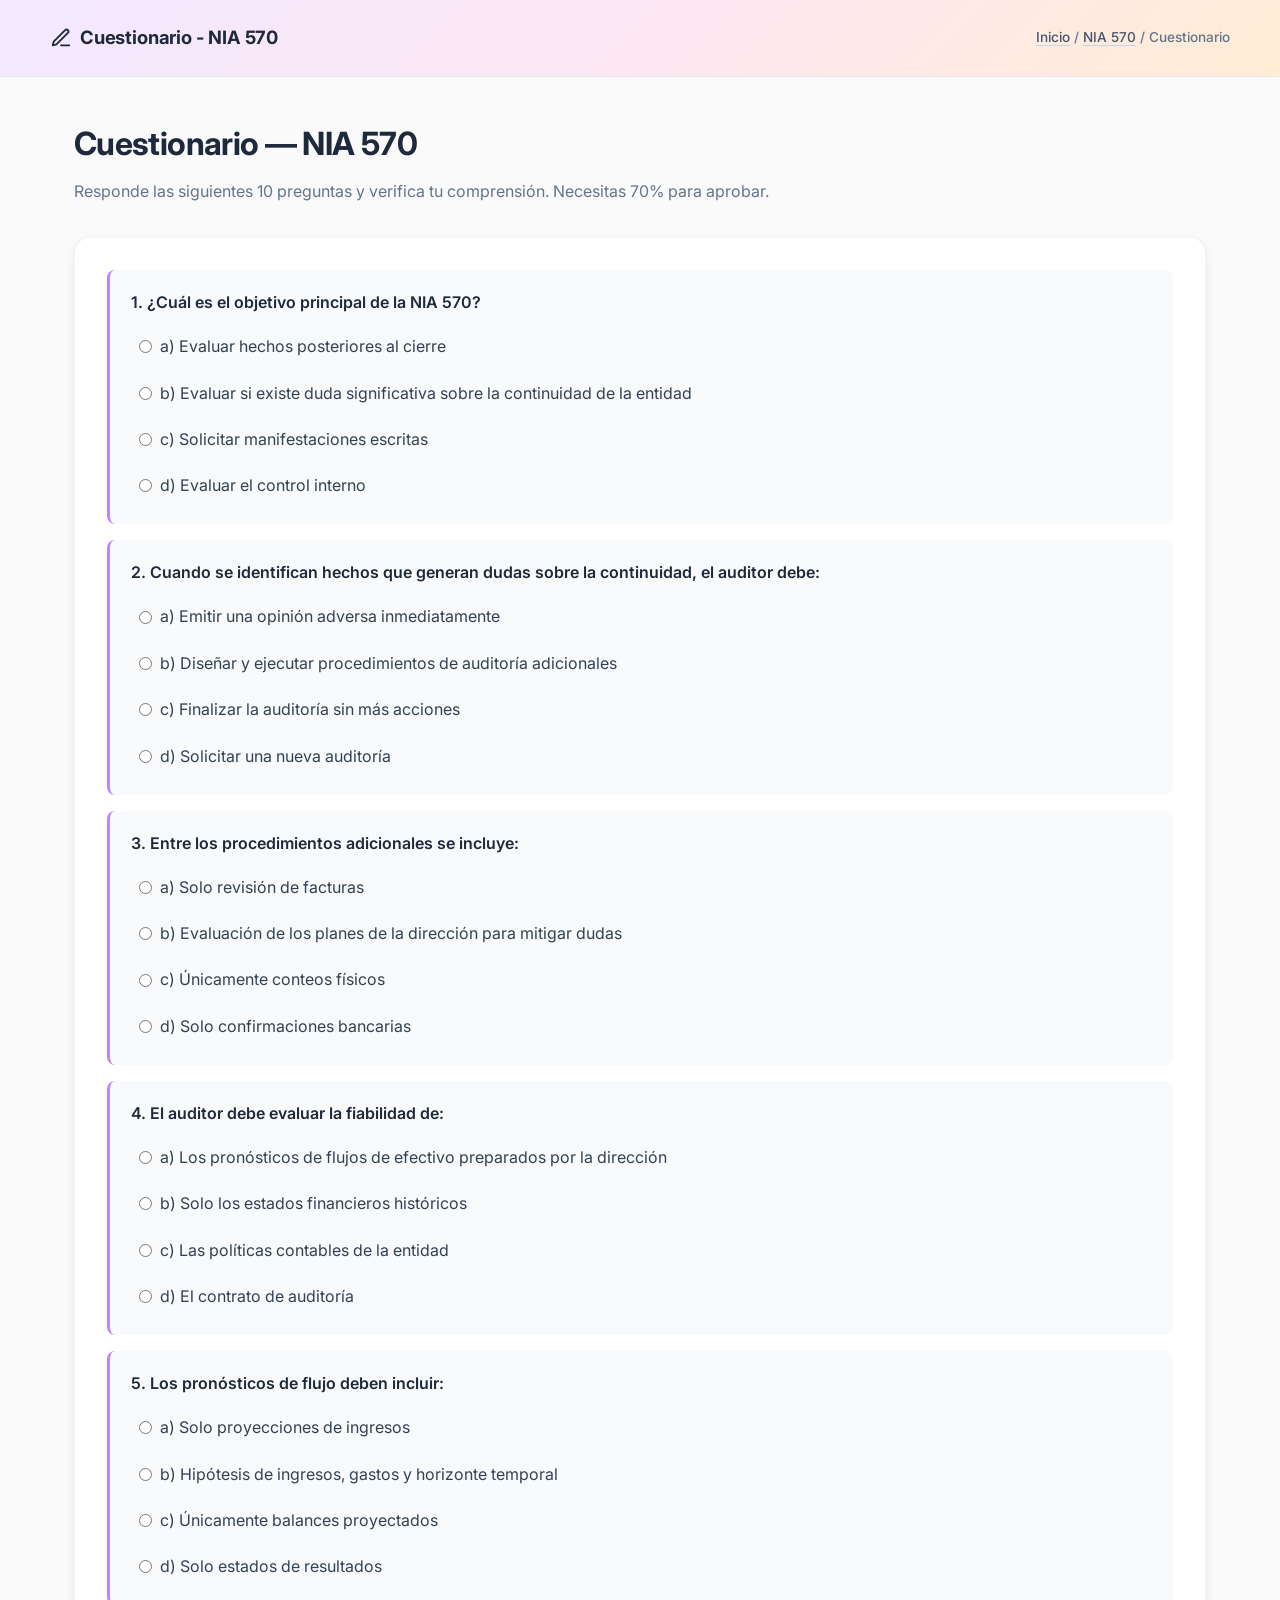
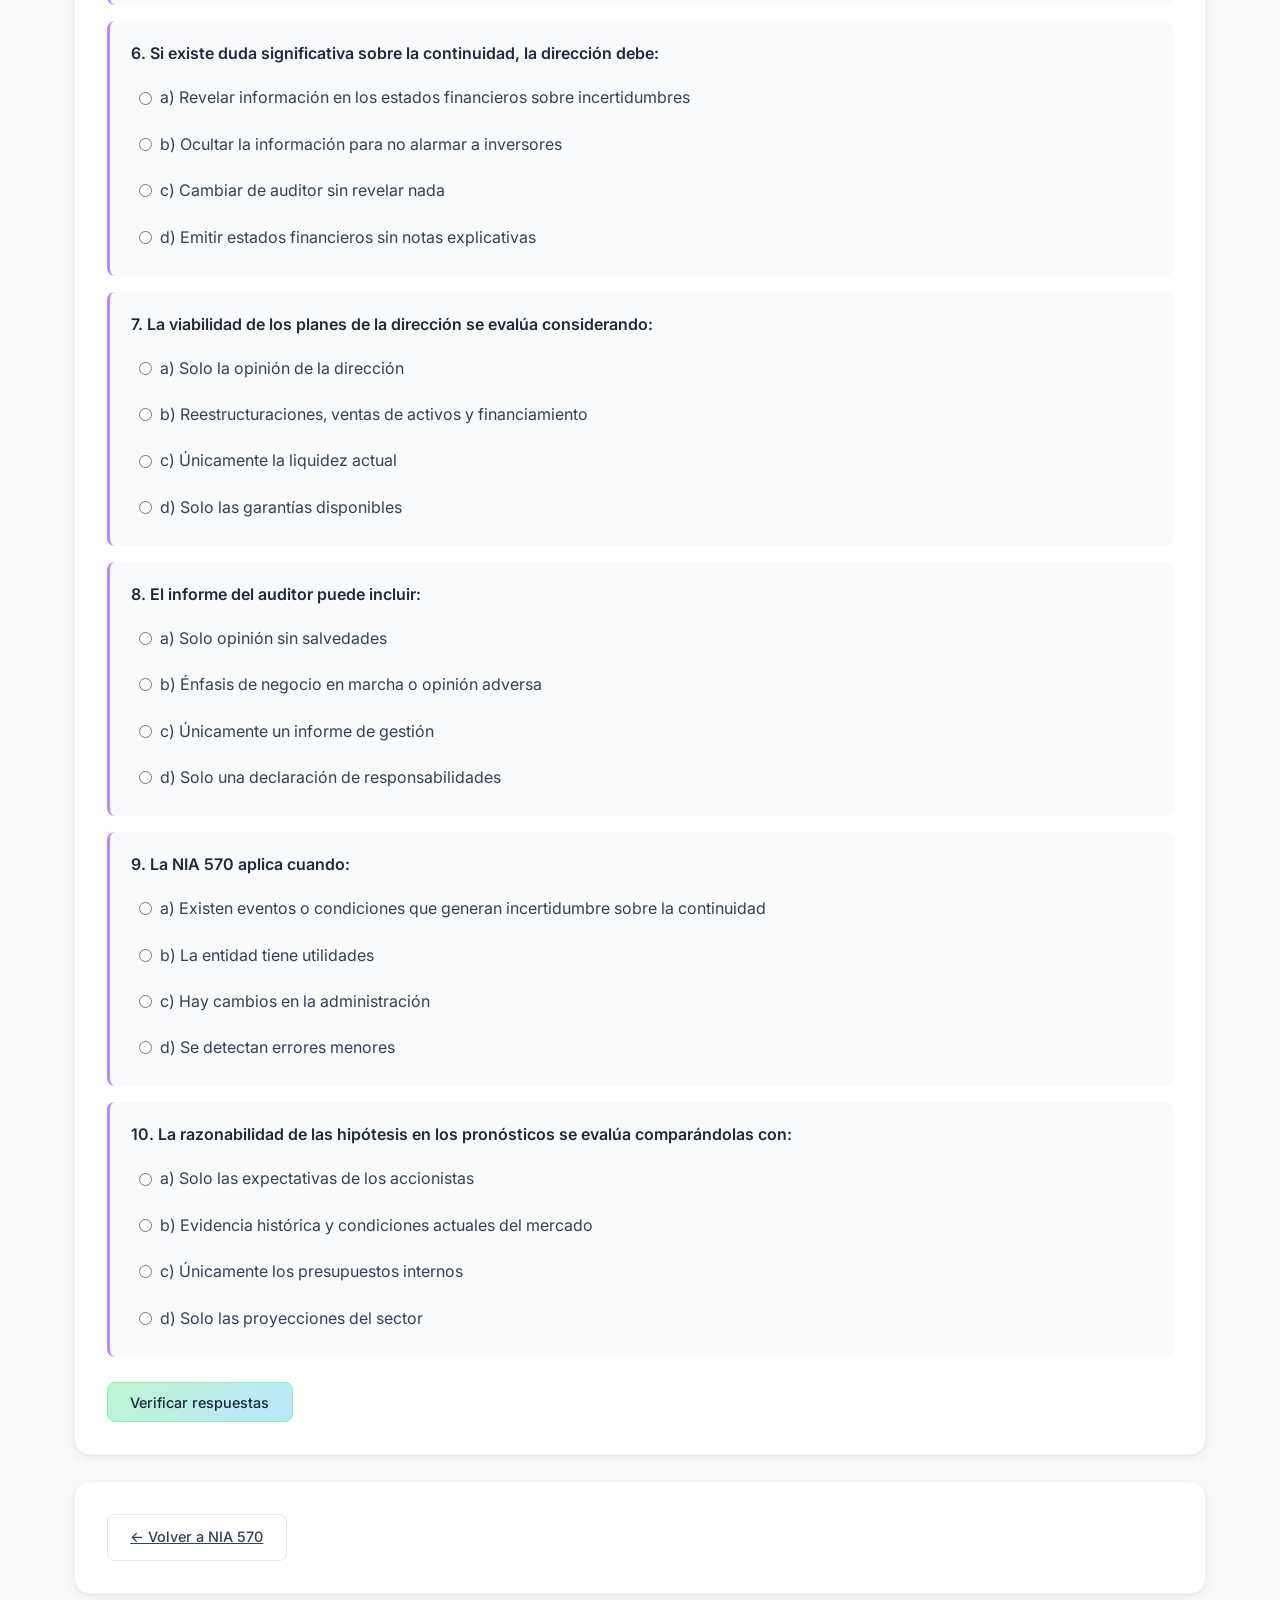
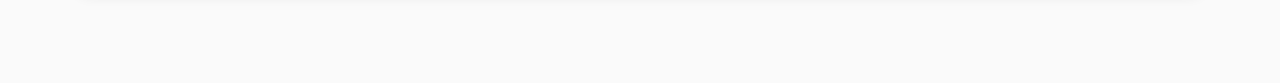
<file: nia570-quiz.html>
<!DOCTYPE html>
<html lang="es">
<head>
  <meta charset="UTF-8">
  <title>Cuestionario - NIA 570</title>
  <meta name="viewport" content="width=device-width, initial-scale=1">
  <link rel="preconnect" href="https://fonts.googleapis.com">
  <link href="https://fonts.googleapis.com/css2?family=Inter:wght@400;500;600;700&display=swap" rel="stylesheet">
  <link rel="stylesheet" href="style.css">
</head>
<body>
  <header class="site-header">
    <div class="site-header-inner">
      <a href="index.html" class="brand">
        <svg width="22" height="22" viewBox="0 0 24 24" fill="none" stroke="currentColor" stroke-width="2" stroke-linecap="round" stroke-linejoin="round"><path d="M12 20h9"/><path d="M16.5 3.5a2.12 2.12 0 013 3L7 19l-4 1 1-4Z"/></svg>
        Cuestionario - NIA 570
      </a>
      <span class="crumb"><a href="index.html">Inicio</a> / <a href="nia570.html">NIA 570</a> / Cuestionario</span>
    </div>
  </header>

  <main>
    <div class="page-title">
      <h1>Cuestionario — NIA 570</h1>
      <p>Responde las siguientes 10 preguntas y verifica tu comprensión. Necesitas 70% para aprobar.</p>
    </div>

    <div class="card">
      <form id="quiz-form">
        <div class="quiz-question">
          <p class="q-text">1. ¿Cuál es el objetivo principal de la NIA 570?</p>
          <div class="quiz-options">
            <label><input type="radio" name="q1" value="0">a) Evaluar hechos posteriores al cierre</label>
            <label><input type="radio" name="q1" value="1">b) Evaluar si existe duda significativa sobre la continuidad de la entidad</label>
            <label><input type="radio" name="q1" value="0">c) Solicitar manifestaciones escritas</label>
            <label><input type="radio" name="q1" value="0">d) Evaluar el control interno</label>
          </div>
        </div>
        <div class="quiz-question">
          <p class="q-text">2. Cuando se identifican hechos que generan dudas sobre la continuidad, el auditor debe:</p>
          <div class="quiz-options">
            <label><input type="radio" name="q2" value="0">a) Emitir una opinión adversa inmediatamente</label>
            <label><input type="radio" name="q2" value="1">b) Diseñar y ejecutar procedimientos de auditoría adicionales</label>
            <label><input type="radio" name="q2" value="0">c) Finalizar la auditoría sin más acciones</label>
            <label><input type="radio" name="q2" value="0">d) Solicitar una nueva auditoría</label>
          </div>
        </div>
        <div class="quiz-question">
          <p class="q-text">3. Entre los procedimientos adicionales se incluye:</p>
          <div class="quiz-options">
            <label><input type="radio" name="q3" value="0">a) Solo revisión de facturas</label>
            <label><input type="radio" name="q3" value="1">b) Evaluación de los planes de la dirección para mitigar dudas</label>
            <label><input type="radio" name="q3" value="0">c) Únicamente conteos físicos</label>
            <label><input type="radio" name="q3" value="0">d) Solo confirmaciones bancarias</label>
          </div>
        </div>
        <div class="quiz-question">
          <p class="q-text">4. El auditor debe evaluar la fiabilidad de:</p>
          <div class="quiz-options">
            <label><input type="radio" name="q4" value="1">a) Los pronósticos de flujos de efectivo preparados por la dirección</label>
            <label><input type="radio" name="q4" value="0">b) Solo los estados financieros históricos</label>
            <label><input type="radio" name="q4" value="0">c) Las políticas contables de la entidad</label>
            <label><input type="radio" name="q4" value="0">d) El contrato de auditoría</label>
          </div>
        </div>
        <div class="quiz-question">
          <p class="q-text">5. Los pronósticos de flujo deben incluir:</p>
          <div class="quiz-options">
            <label><input type="radio" name="q5" value="0">a) Solo proyecciones de ingresos</label>
            <label><input type="radio" name="q5" value="1">b) Hipótesis de ingresos, gastos y horizonte temporal</label>
            <label><input type="radio" name="q5" value="0">c) Únicamente balances proyectados</label>
            <label><input type="radio" name="q5" value="0">d) Solo estados de resultados</label>
          </div>
        </div>
        <div class="quiz-question">
          <p class="q-text">6. Si existe duda significativa sobre la continuidad, la dirección debe:</p>
          <div class="quiz-options">
            <label><input type="radio" name="q6" value="1">a) Revelar información en los estados financieros sobre incertidumbres</label>
            <label><input type="radio" name="q6" value="0">b) Ocultar la información para no alarmar a inversores</label>
            <label><input type="radio" name="q6" value="0">c) Cambiar de auditor sin revelar nada</label>
            <label><input type="radio" name="q6" value="0">d) Emitir estados financieros sin notas explicativas</label>
          </div>
        </div>
        <div class="quiz-question">
          <p class="q-text">7. La viabilidad de los planes de la dirección se evalúa considerando:</p>
          <div class="quiz-options">
            <label><input type="radio" name="q7" value="0">a) Solo la opinión de la dirección</label>
            <label><input type="radio" name="q7" value="1">b) Reestructuraciones, ventas de activos y financiamiento</label>
            <label><input type="radio" name="q7" value="0">c) Únicamente la liquidez actual</label>
            <label><input type="radio" name="q7" value="0">d) Solo las garantías disponibles</label>
          </div>
        </div>
        <div class="quiz-question">
          <p class="q-text">8. El informe del auditor puede incluir:</p>
          <div class="quiz-options">
            <label><input type="radio" name="q8" value="0">a) Solo opinión sin salvedades</label>
            <label><input type="radio" name="q8" value="1">b) Énfasis de negocio en marcha o opinión adversa</label>
            <label><input type="radio" name="q8" value="0">c) Únicamente un informe de gestión</label>
            <label><input type="radio" name="q8" value="0">d) Solo una declaración de responsabilidades</label>
          </div>
        </div>
        <div class="quiz-question">
          <p class="q-text">9. La NIA 570 aplica cuando:</p>
          <div class="quiz-options">
            <label><input type="radio" name="q9" value="1">a) Existen eventos o condiciones que generan incertidumbre sobre la continuidad</label>
            <label><input type="radio" name="q9" value="0">b) La entidad tiene utilidades</label>
            <label><input type="radio" name="q9" value="0">c) Hay cambios en la administración</label>
            <label><input type="radio" name="q9" value="0">d) Se detectan errores menores</label>
          </div>
        </div>
        <div class="quiz-question">
          <p class="q-text">10. La razonabilidad de las hipótesis en los pronósticos se evalúa comparándolas con:</p>
          <div class="quiz-options">
            <label><input type="radio" name="q10" value="0">a) Solo las expectativas de los accionistas</label>
            <label><input type="radio" name="q10" value="1">b) Evidencia histórica y condiciones actuales del mercado</label>
            <label><input type="radio" name="q10" value="0">c) Únicamente los presupuestos internos</label>
            <label><input type="radio" name="q10" value="0">d) Solo las proyecciones del sector</label>
          </div>
        </div>

        <button type="button" class="quiz-submit" onclick="calcQuiz('quiz-form')">Verificar respuestas</button>
        <div id="quiz-result" class="quiz-result"></div>
      </form>
    </div>

    <div class="card">
      <a href="nia570.html" class="back-btn">← Volver a NIA 570</a>
    </div>
  </main>

  <script src="quiz.js"></script>
</body>
</html>
</file>
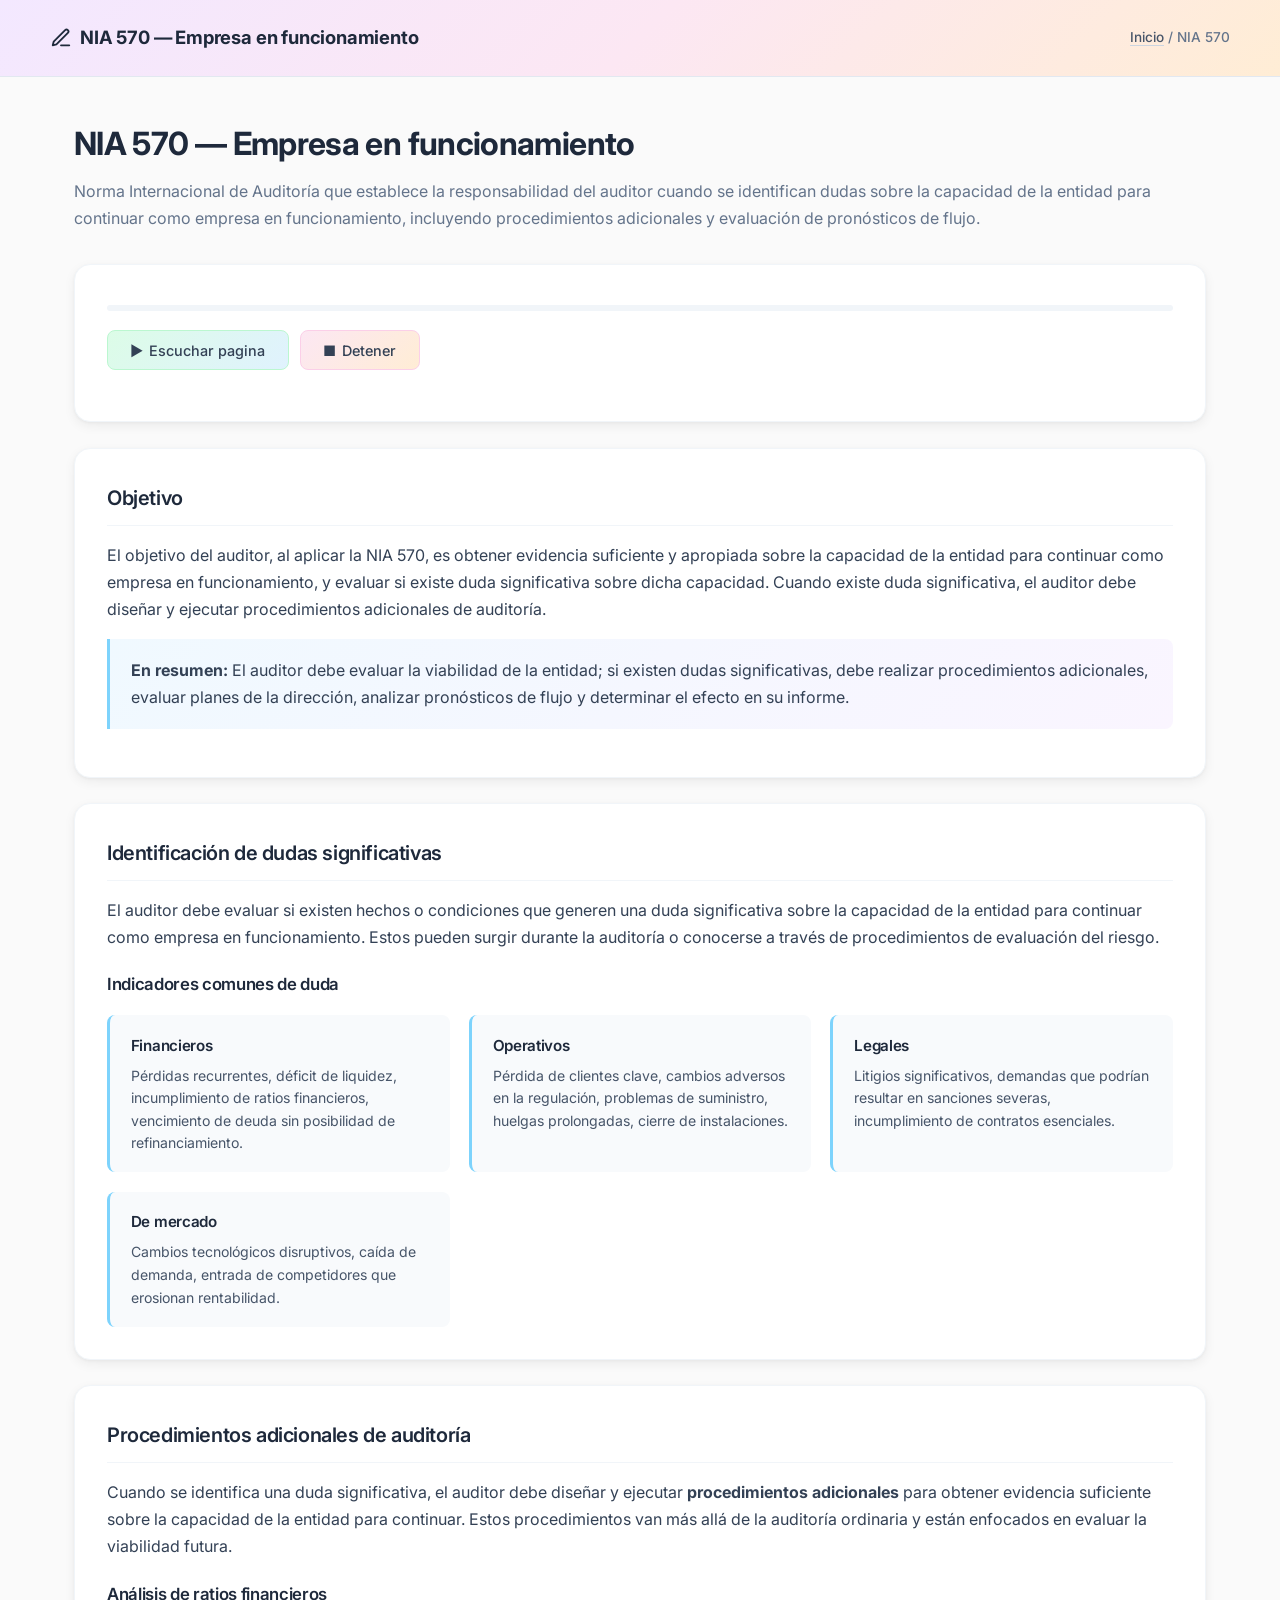
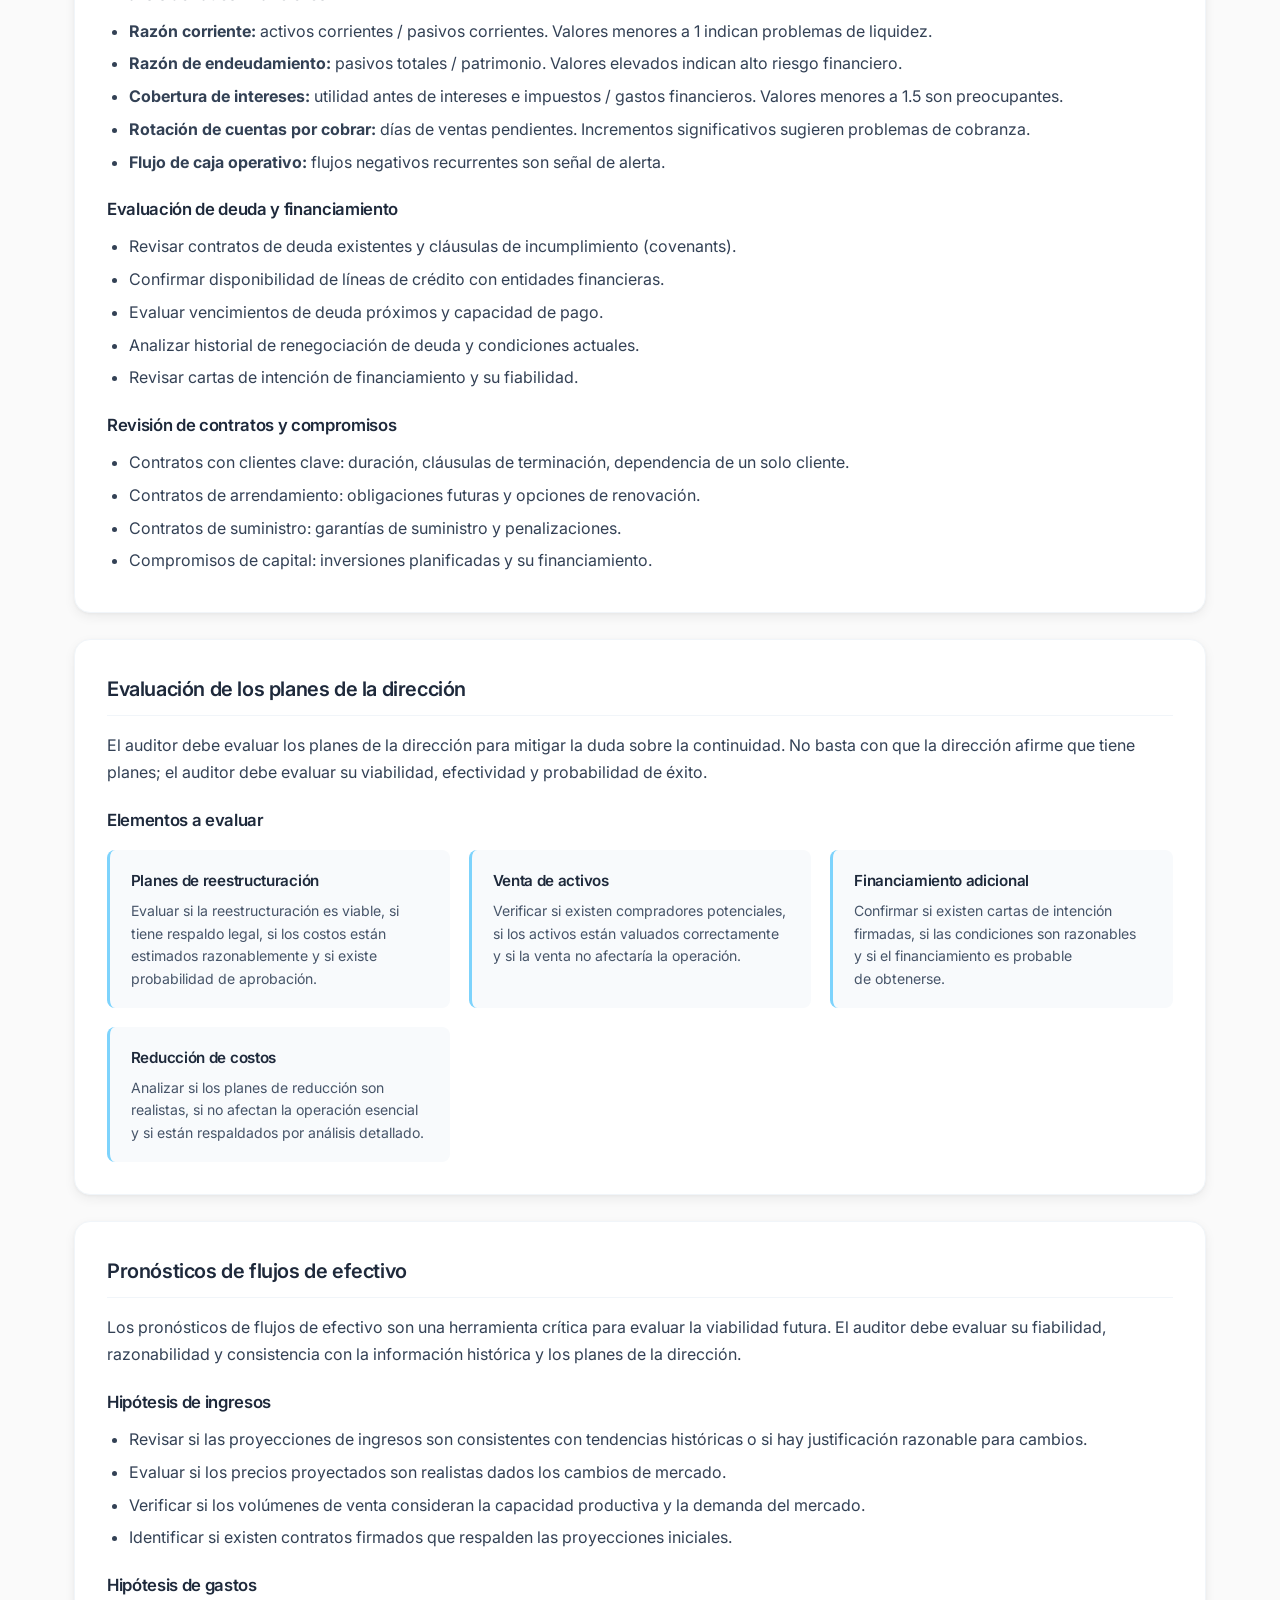
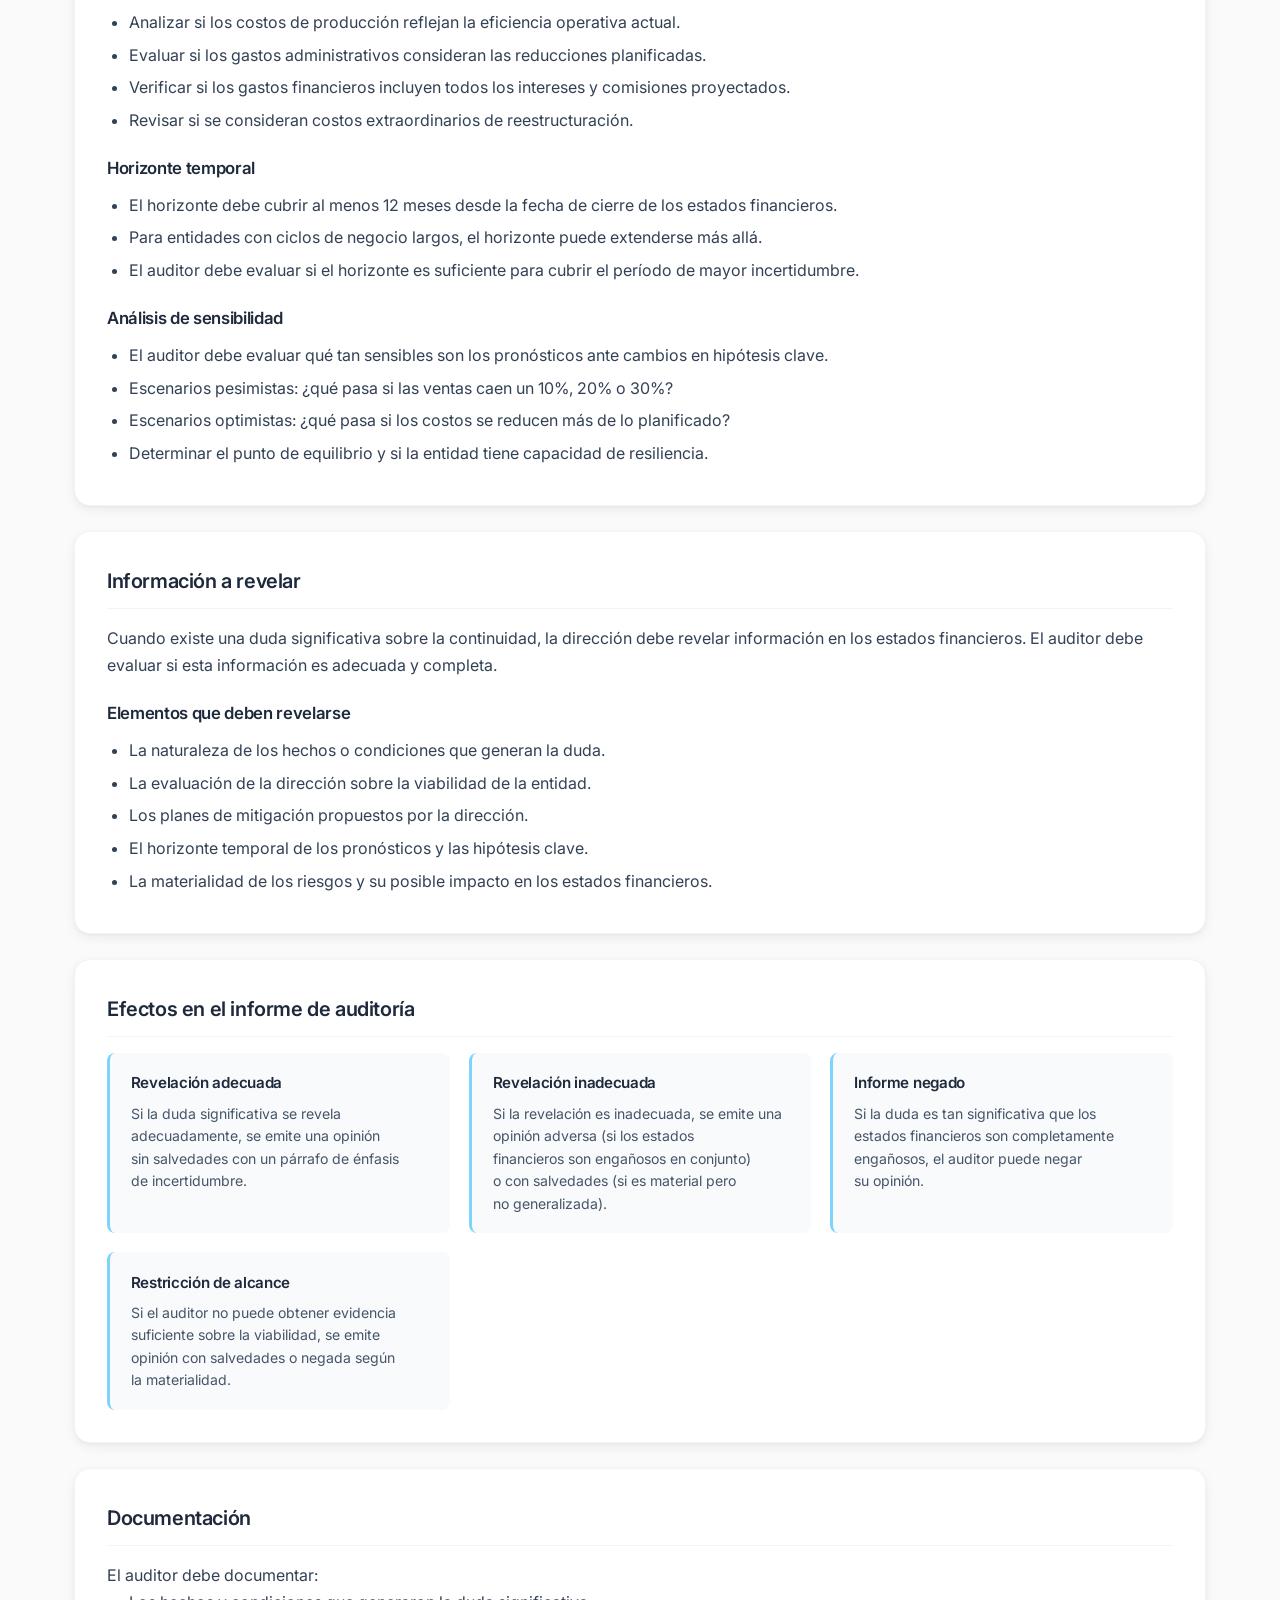
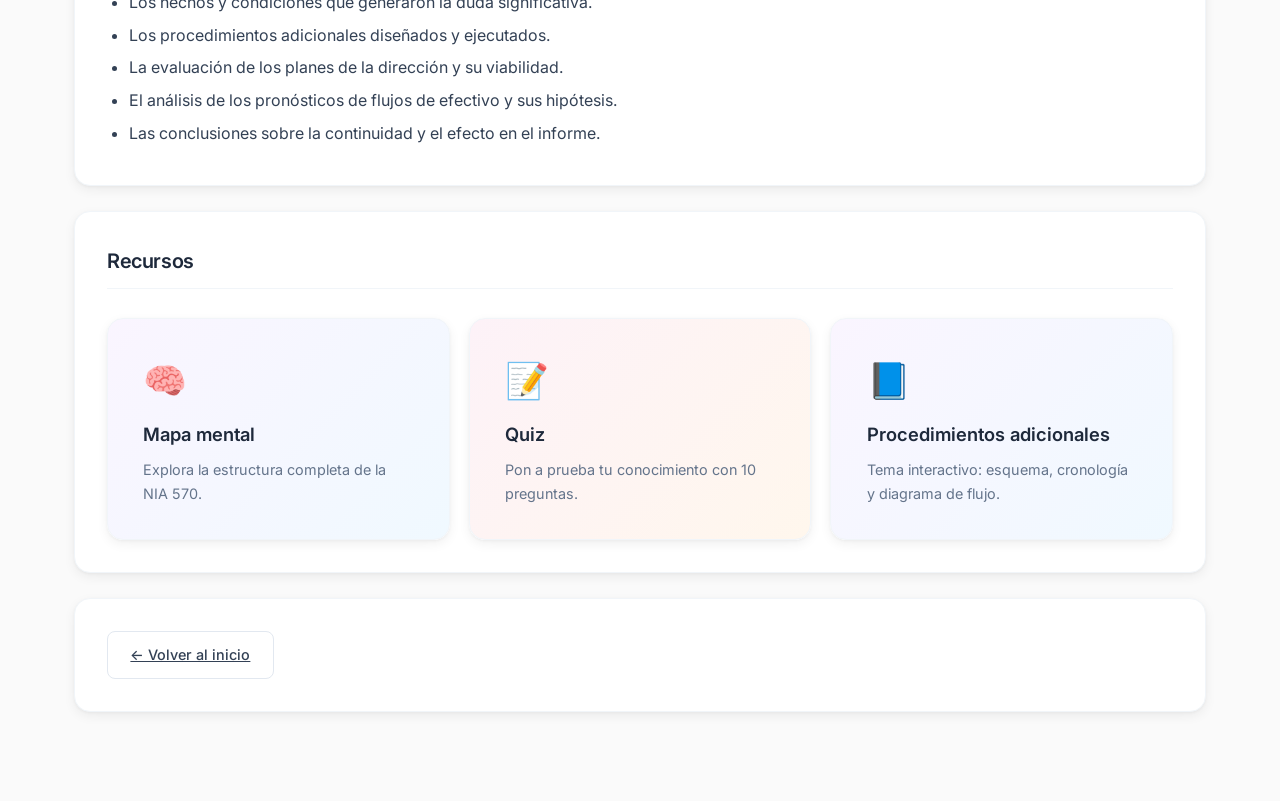
<file: nia570.html>
<!DOCTYPE html>
<html lang="es">
<head>
  <meta charset="UTF-8">
  <title>NIA 570 — Empresa en funcionamiento</title>
  <meta name="viewport" content="width=device-width, initial-scale=1">
  <link rel="preconnect" href="https://fonts.googleapis.com">
  <link href="https://fonts.googleapis.com/css2?family=Inter:wght@400;500;600;700&display=swap" rel="stylesheet">
  <link rel="stylesheet" href="style.css">
</head>
<body>
  <header class="site-header">
    <div class="site-header-inner">
      <a href="index.html" class="brand">
        <svg width="22" height="22" viewBox="0 0 24 24" fill="none" stroke="currentColor" stroke-width="2" stroke-linecap="round" stroke-linejoin="round"><path d="M12 20h9"/><path d="M16.5 3.5a2.12 2.12 0 013 3L7 19l-4 1 1-4Z"/></svg>
        NIA 570 — Empresa en funcionamiento
      </a>
      <span class="crumb"><a href="index.html">Inicio</a> / NIA 570</span>
    </div>
  </header>

  <main>
    <div class="page-title">
      <h1>NIA 570 — Empresa en funcionamiento</h1>
      <p>Norma Internacional de Auditoría que establece la responsabilidad del auditor cuando se identifican dudas sobre la capacidad de la entidad para continuar como empresa en funcionamiento, incluyendo procedimientos adicionales y evaluación de pronósticos de flujo.</p>
    </div>

    <div class="card">
      <div class="audio-status" id="audio-status"></div>
      <div class="audio-progress"><div class="audio-progress-bar" id="audio-progress-bar"></div></div>
      <div class="audio-controls" id="audio-controls"></div>
    </div>

    <div class="card">
      <h2>Objetivo</h2>
      <p>El objetivo del auditor, al aplicar la NIA 570, es obtener evidencia suficiente y apropiada sobre la capacidad de la entidad para continuar como empresa en funcionamiento, y evaluar si existe duda significativa sobre dicha capacidad. Cuando existe duda significativa, el auditor debe diseñar y ejecutar procedimientos adicionales de auditoría.</p>
      <div class="summary-box">
        <strong>En resumen:</strong> El auditor debe evaluar la viabilidad de la entidad; si existen dudas significativas, debe realizar procedimientos adicionales, evaluar planes de la dirección, analizar pronósticos de flujo y determinar el efecto en su informe.
      </div>
    </div>

    <div class="card">
      <h2>Identificación de dudas significativas</h2>
      <p>El auditor debe evaluar si existen hechos o condiciones que generen una duda significativa sobre la capacidad de la entidad para continuar como empresa en funcionamiento. Estos pueden surgir durante la auditoría o conocerse a través de procedimientos de evaluación del riesgo.</p>
      <h3>Indicadores comunes de duda</h3>
      <div class="info-grid">
        <div class="info-item">
          <h4>Financieros</h4>
          <p>Pérdidas recurrentes, déficit de liquidez, incumplimiento de ratios financieros, vencimiento de deuda sin posibilidad de refinanciamiento.</p>
        </div>
        <div class="info-item">
          <h4>Operativos</h4>
          <p>Pérdida de clientes clave, cambios adversos en la regulación, problemas de suministro, huelgas prolongadas, cierre de instalaciones.</p>
        </div>
        <div class="info-item">
          <h4>Legales</h4>
          <p>Litigios significativos, demandas que podrían resultar en sanciones severas, incumplimiento de contratos esenciales.</p>
        </div>
        <div class="info-item">
          <h4>De mercado</h4>
          <p>Cambios tecnológicos disruptivos, caída de demanda, entrada de competidores que erosionan rentabilidad.</p>
        </div>
      </div>
    </div>

    <div class="card">
      <h2>Procedimientos adicionales de auditoría</h2>
      <p>Cuando se identifica una duda significativa, el auditor debe diseñar y ejecutar <strong>procedimientos adicionales</strong> para obtener evidencia suficiente sobre la capacidad de la entidad para continuar. Estos procedimientos van más allá de la auditoría ordinaria y están enfocados en evaluar la viabilidad futura.</p>
      <h3>Análisis de ratios financieros</h3>
      <ul>
        <li><strong>Razón corriente:</strong> activos corrientes / pasivos corrientes. Valores menores a 1 indican problemas de liquidez.</li>
        <li><strong>Razón de endeudamiento:</strong> pasivos totales / patrimonio. Valores elevados indican alto riesgo financiero.</li>
        <li><strong>Cobertura de intereses:</strong> utilidad antes de intereses e impuestos / gastos financieros. Valores menores a 1.5 son preocupantes.</li>
        <li><strong>Rotación de cuentas por cobrar:</strong> días de ventas pendientes. Incrementos significativos sugieren problemas de cobranza.</li>
        <li><strong>Flujo de caja operativo:</strong> flujos negativos recurrentes son señal de alerta.</li>
      </ul>
      <h3>Evaluación de deuda y financiamiento</h3>
      <ul>
        <li>Revisar contratos de deuda existentes y cláusulas de incumplimiento (covenants).</li>
        <li>Confirmar disponibilidad de líneas de crédito con entidades financieras.</li>
        <li>Evaluar vencimientos de deuda próximos y capacidad de pago.</li>
        <li>Analizar historial de renegociación de deuda y condiciones actuales.</li>
        <li>Revisar cartas de intención de financiamiento y su fiabilidad.</li>
      </ul>
      <h3>Revisión de contratos y compromisos</h3>
      <ul>
        <li>Contratos con clientes clave: duración, cláusulas de terminación, dependencia de un solo cliente.</li>
        <li>Contratos de arrendamiento: obligaciones futuras y opciones de renovación.</li>
        <li>Contratos de suministro: garantías de suministro y penalizaciones.</li>
        <li>Compromisos de capital: inversiones planificadas y su financiamiento.</li>
      </ul>
    </div>

    <div class="card">
      <h2>Evaluación de los planes de la dirección</h2>
      <p>El auditor debe evaluar los planes de la dirección para mitigar la duda sobre la continuidad. No basta con que la dirección afirme que tiene planes; el auditor debe evaluar su viabilidad, efectividad y probabilidad de éxito.</p>
      <h3>Elementos a evaluar</h3>
      <div class="info-grid">
        <div class="info-item">
          <h4>Planes de reestructuración</h4>
          <p>Evaluar si la reestructuración es viable, si tiene respaldo legal, si los costos están estimados razonablemente y si existe probabilidad de aprobación.</p>
        </div>
        <div class="info-item">
          <h4>Venta de activos</h4>
          <p>Verificar si existen compradores potenciales, si los activos están valuados correctamente y si la venta no afectaría la operación.</p>
        </div>
        <div class="info-item">
          <h4>Financiamiento adicional</h4>
          <p>Confirmar si existen cartas de intención firmadas, si las condiciones son razonables y si el financiamiento es probable de obtenerse.</p>
        </div>
        <div class="info-item">
          <h4>Reducción de costos</h4>
          <p>Analizar si los planes de reducción son realistas, si no afectan la operación esencial y si están respaldados por análisis detallado.</p>
        </div>
      </div>
    </div>

    <div class="card">
      <h2>Pronósticos de flujos de efectivo</h2>
      <p>Los pronósticos de flujos de efectivo son una herramienta crítica para evaluar la viabilidad futura. El auditor debe evaluar su fiabilidad, razonabilidad y consistencia con la información histórica y los planes de la dirección.</p>
      <h3>Hipótesis de ingresos</h3>
      <ul>
        <li>Revisar si las proyecciones de ingresos son consistentes con tendencias históricas o si hay justificación razonable para cambios.</li>
        <li>Evaluar si los precios proyectados son realistas dados los cambios de mercado.</li>
        <li>Verificar si los volúmenes de venta consideran la capacidad productiva y la demanda del mercado.</li>
        <li>Identificar si existen contratos firmados que respalden las proyecciones iniciales.</li>
      </ul>
      <h3>Hipótesis de gastos</h3>
      <ul>
        <li>Analizar si los costos de producción reflejan la eficiencia operativa actual.</li>
        <li>Evaluar si los gastos administrativos consideran las reducciones planificadas.</li>
        <li>Verificar si los gastos financieros incluyen todos los intereses y comisiones proyectados.</li>
        <li>Revisar si se consideran costos extraordinarios de reestructuración.</li>
      </ul>
      <h3>Horizonte temporal</h3>
      <ul>
        <li>El horizonte debe cubrir al menos 12 meses desde la fecha de cierre de los estados financieros.</li>
        <li>Para entidades con ciclos de negocio largos, el horizonte puede extenderse más allá.</li>
        <li>El auditor debe evaluar si el horizonte es suficiente para cubrir el período de mayor incertidumbre.</li>
      </ul>
      <h3>Análisis de sensibilidad</h3>
      <ul>
        <li>El auditor debe evaluar qué tan sensibles son los pronósticos ante cambios en hipótesis clave.</li>
        <li>Escenarios pesimistas: ¿qué pasa si las ventas caen un 10%, 20% o 30%?</li>
        <li>Escenarios optimistas: ¿qué pasa si los costos se reducen más de lo planificado?</li>
        <li>Determinar el punto de equilibrio y si la entidad tiene capacidad de resiliencia.</li>
      </ul>
    </div>

    <div class="card">
      <h2>Información a revelar</h2>
      <p>Cuando existe una duda significativa sobre la continuidad, la dirección debe revelar información en los estados financieros. El auditor debe evaluar si esta información es adecuada y completa.</p>
      <h3>Elementos que deben revelarse</h3>
      <ul>
        <li>La naturaleza de los hechos o condiciones que generan la duda.</li>
        <li>La evaluación de la dirección sobre la viabilidad de la entidad.</li>
        <li>Los planes de mitigación propuestos por la dirección.</li>
        <li>El horizonte temporal de los pronósticos y las hipótesis clave.</li>
        <li>La materialidad de los riesgos y su posible impacto en los estados financieros.</li>
      </ul>
    </div>

    <div class="card">
      <h2>Efectos en el informe de auditoría</h2>
      <div class="info-grid">
        <div class="info-item">
          <h4>Revelación adecuada</h4>
          <p>Si la duda significativa se revela adecuadamente, se emite una opinión sin salvedades con un párrafo de énfasis de incertidumbre.</p>
        </div>
        <div class="info-item">
          <h4>Revelación inadecuada</h4>
          <p>Si la revelación es inadecuada, se emite una opinión adversa (si los estados financieros son engañosos en conjunto) o con salvedades (si es material pero no generalizada).</p>
        </div>
        <div class="info-item">
          <h4>Informe negado</h4>
          <p>Si la duda es tan significativa que los estados financieros son completamente engañosos, el auditor puede negar su opinión.</p>
        </div>
        <div class="info-item">
          <h4>Restricción de alcance</h4>
          <p>Si el auditor no puede obtener evidencia suficiente sobre la viabilidad, se emite opinión con salvedades o negada según la materialidad.</p>
        </div>
      </div>
    </div>

    <div class="card">
      <h2>Documentación</h2>
      <p>El auditor debe documentar:</p>
      <ul>
        <li>Los hechos y condiciones que generaron la duda significativa.</li>
        <li>Los procedimientos adicionales diseñados y ejecutados.</li>
        <li>La evaluación de los planes de la dirección y su viabilidad.</li>
        <li>El análisis de los pronósticos de flujos de efectivo y sus hipótesis.</li>
        <li>Las conclusiones sobre la continuidad y el efecto en el informe.</li>
      </ul>
    </div>

    <div class="card">
      <h2>Recursos</h2>
      <div class="action-grid">
        <a href="nia570-mapa.html" class="action-btn">
          <span class="a-icon">🧠</span>
          <span class="a-title">Mapa mental</span>
          <span class="a-desc">Explora la estructura completa de la NIA 570.</span>
        </a>
        <a href="nia570-quiz.html" class="action-btn alt">
          <span class="a-icon">📝</span>
          <span class="a-title">Quiz</span>
          <span class="a-desc">Pon a prueba tu conocimiento con 10 preguntas.</span>
        </a>
        <a href="tema.html" class="action-btn">
          <span class="a-icon">📘</span>
          <span class="a-title">Procedimientos adicionales</span>
          <span class="a-desc">Tema interactivo: esquema, cronología y diagrama de flujo.</span>
        </a>
      </div>
    </div>

    <div class="card">
      <a href="index.html" class="back-btn">← Volver al inicio</a>
    </div>
  </main>

  <script src="audio.js"></script>
</body>
</html>
</file>
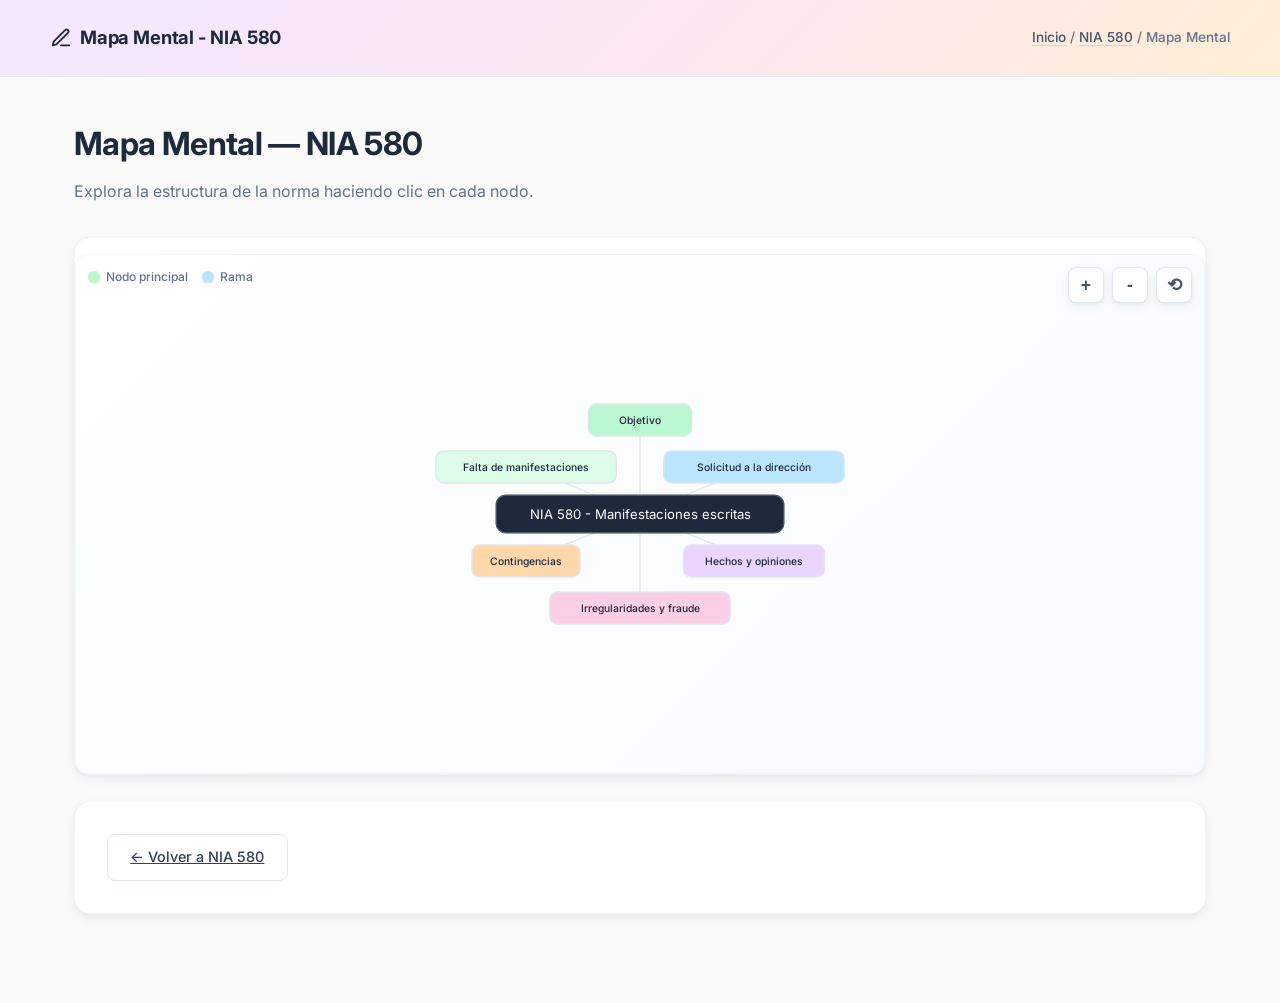
<file: nia580-mapa.html>
<!DOCTYPE html>
<html lang="es">
<head>
  <meta charset="UTF-8">
  <title>Mapa Mental - NIA 580</title>
  <meta name="viewport" content="width=device-width, initial-scale=1">
  <link rel="preconnect" href="https://fonts.googleapis.com">
  <link href="https://fonts.googleapis.com/css2?family=Inter:wght@400;500;600;700&display=swap" rel="stylesheet">
  <link rel="stylesheet" href="style.css">
</head>
<body>
  <header class="site-header">
    <div class="site-header-inner">
      <a href="index.html" class="brand">
        <svg width="22" height="22" viewBox="0 0 24 24" fill="none" stroke="currentColor" stroke-width="2" stroke-linecap="round" stroke-linejoin="round"><path d="M12 20h9"/><path d="M16.5 3.5a2.12 2.12 0 013 3L7 19l-4 1 1-4Z"/></svg>
        Mapa Mental - NIA 580
      </a>
      <span class="crumb"><a href="index.html">Inicio</a> / <a href="nia580.html">NIA 580</a> / Mapa Mental</span>
    </div>
  </header>

  <main>
    <div class="page-title">
      <h1>Mapa Mental — NIA 580</h1>
      <p>Explora la estructura de la norma haciendo clic en cada nodo.</p>
    </div>

    <div class="card" style="padding:0; overflow:hidden;">
      <div id="mm-container" class="mm-container">
        <div class="mm-legend">
          <div class="mm-legend-item"><div class="mm-legend-dot" style="background:#bbf7d0;"></div>Nodo principal</div>
          <div class="mm-legend-item"><div class="mm-legend-dot" style="background:#bae6fd;"></div>Rama</div>
        </div>
        <div class="mm-controls">
          <button class="mm-ctrl-btn" id="mm-zoom-in">+</button>
          <button class="mm-ctrl-btn" id="mm-zoom-out">-</button>
          <button class="mm-ctrl-btn" id="mm-reset" title="Restablecer">⟲</button>
        </div>
        <svg class="mm-svg" viewBox="0 0 1200 540" preserveAspectRatio="xMidYMid meet"><g></g></svg>
        <div id="mm-detail" class="mm-detail">
          <button class="close-btn" id="mm-detail-close">✕</button>
          <h4></h4>
          <p></p>
        </div>
      </div>
    </div>

    <div class="card">
      <a href="nia580.html" class="back-btn">← Volver a NIA 580</a>
    </div>
  </main>

  <script src="mindmap.js"></script>
  <script>
    document.addEventListener('DOMContentLoaded', function(){
      initMindMap({
        containerId: 'mm-container',
        root: 'NIA 580 - Manifestaciones escritas',
        nodes: [
          {label:'Objetivo', desc:'Obtener manifestaciones escritas de la dirección como evidencia de auditoría, complementando otras evidencias obtenidas durante la auditoría.', sub:['Representaciones explícitas','Representaciones implícitas']},
          {label:'Solicitud a la dirección', desc:'El auditor debe solicitar manifestaciones escritas a la dirección y, cuando corresponda, a los gobernantes de la entidad.', sub:['Deben ser firmadas','Deben cubrir todo el período','Deben ser actualizadas']},
          {label:'Hechos y opiniones', desc:'Incluyen que la dirección ha proporcionado toda la información relevante, que las transacciones significativas están registradas y que los estados financieros son completos.', sub:['Información completa','Registro apropiado','Controles internos']},
          {label:'Irregularidades y fraude', desc:'Manifestaciones sobre el conocimiento de irregularidades, fraudes o incumplimientos de leyes y regulaciones que puedan afectar los estados financieros.', sub:['Fraudes detectados','Incumplimientos legales','Comunicaciones internas']},
          {label:'Contingencias', desc:'Manifestaciones sobre contingencias y compromisos significativos, incluyendo litigios, garantías y obligaciones contractuales.', sub:['Litigios pendientes','Garantías otorgadas','Contratos significativos']},
          {label:'Falta de manifestaciones', desc:'Si la dirección no proporciona las manifestaciones solicitadas, el auditor debe tratar esto como una limitación del alcance.', sub:['Opinión con salvedades','Opinión adversa','Opinión negada']}
        ]
      });
    });
  </script>
</body>
</html>
</file>
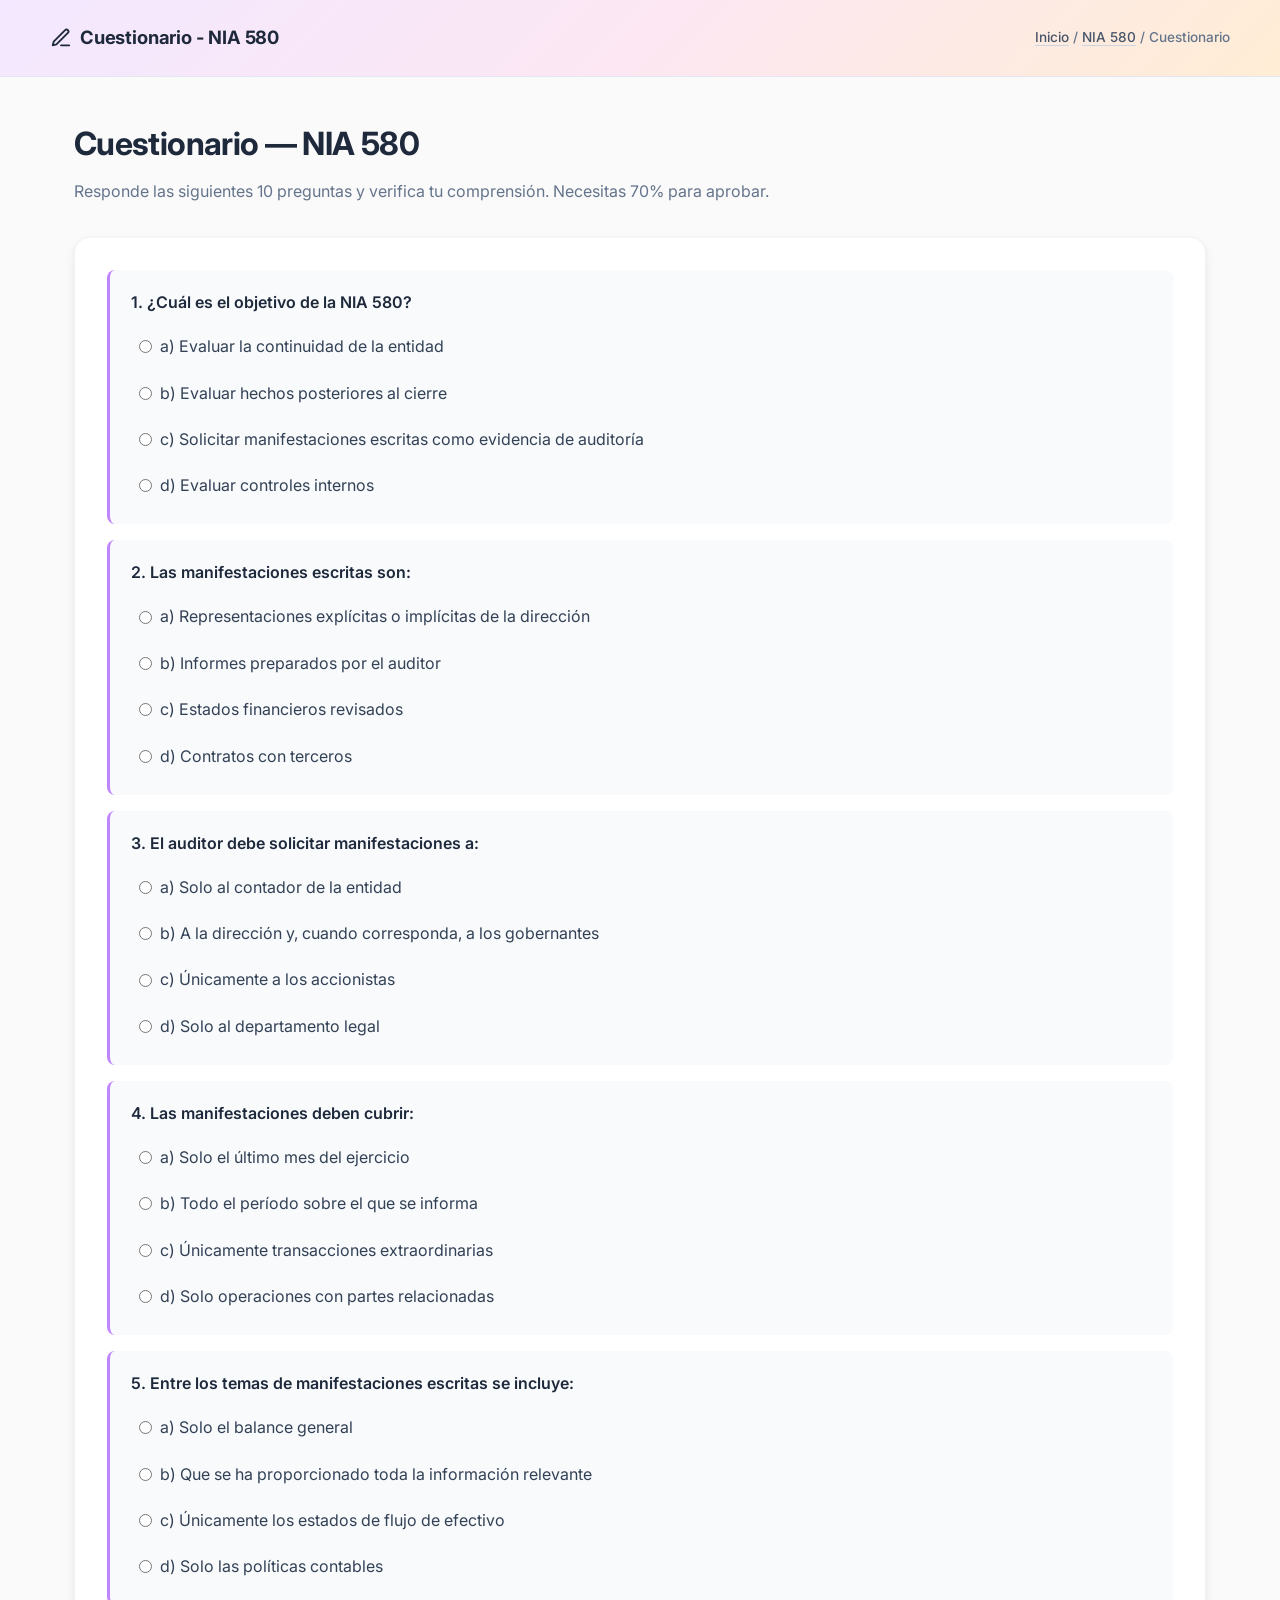
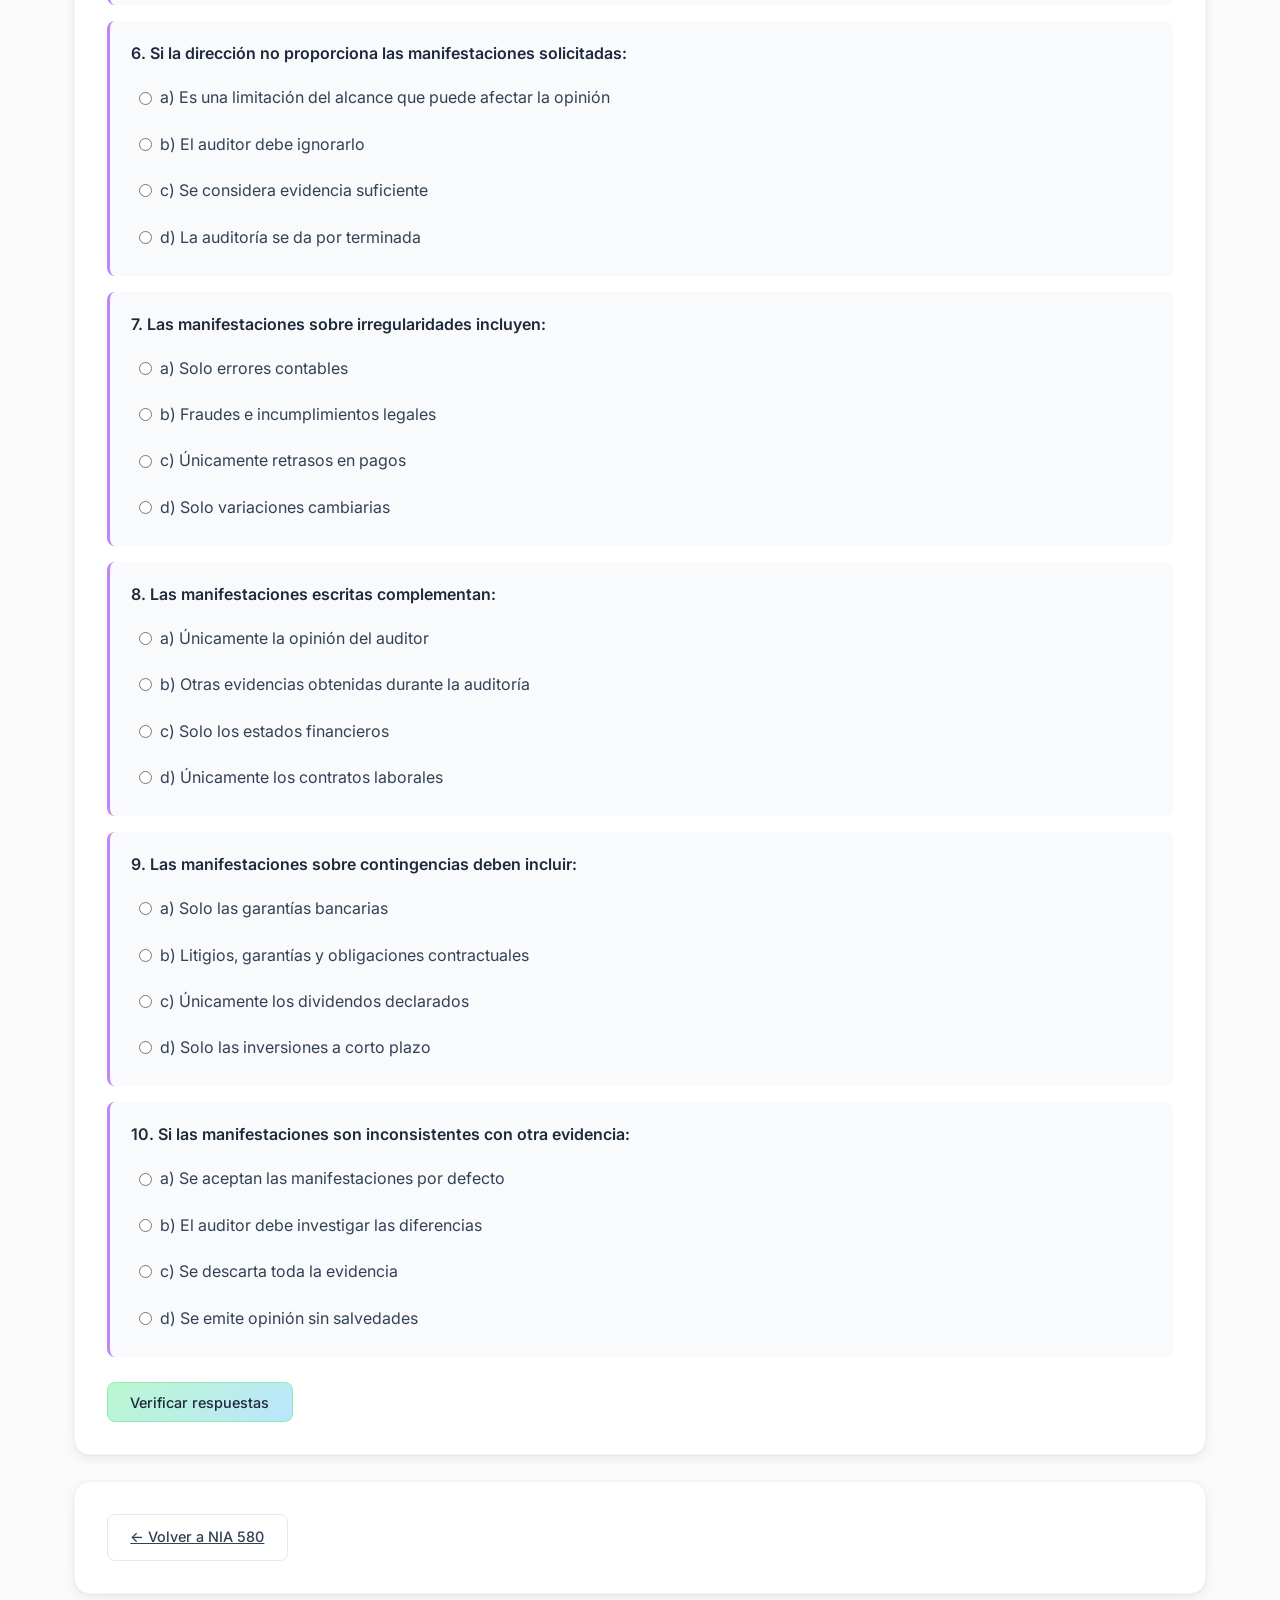
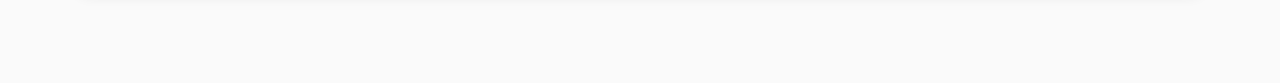
<file: nia580-quiz.html>
<!DOCTYPE html>
<html lang="es">
<head>
  <meta charset="UTF-8">
  <title>Cuestionario - NIA 580</title>
  <meta name="viewport" content="width=device-width, initial-scale=1">
  <link rel="preconnect" href="https://fonts.googleapis.com">
  <link href="https://fonts.googleapis.com/css2?family=Inter:wght@400;500;600;700&display=swap" rel="stylesheet">
  <link rel="stylesheet" href="style.css">
</head>
<body>
  <header class="site-header">
    <div class="site-header-inner">
      <a href="index.html" class="brand">
        <svg width="22" height="22" viewBox="0 0 24 24" fill="none" stroke="currentColor" stroke-width="2" stroke-linecap="round" stroke-linejoin="round"><path d="M12 20h9"/><path d="M16.5 3.5a2.12 2.12 0 013 3L7 19l-4 1 1-4Z"/></svg>
        Cuestionario - NIA 580
      </a>
      <span class="crumb"><a href="index.html">Inicio</a> / <a href="nia580.html">NIA 580</a> / Cuestionario</span>
    </div>
  </header>

  <main>
    <div class="page-title">
      <h1>Cuestionario — NIA 580</h1>
      <p>Responde las siguientes 10 preguntas y verifica tu comprensión. Necesitas 70% para aprobar.</p>
    </div>

    <div class="card">
      <form id="quiz-form">
        <div class="quiz-question">
          <p class="q-text">1. ¿Cuál es el objetivo de la NIA 580?</p>
          <div class="quiz-options">
            <label><input type="radio" name="q1" value="0">a) Evaluar la continuidad de la entidad</label>
            <label><input type="radio" name="q1" value="0">b) Evaluar hechos posteriores al cierre</label>
            <label><input type="radio" name="q1" value="1">c) Solicitar manifestaciones escritas como evidencia de auditoría</label>
            <label><input type="radio" name="q1" value="0">d) Evaluar controles internos</label>
          </div>
        </div>
        <div class="quiz-question">
          <p class="q-text">2. Las manifestaciones escritas son:</p>
          <div class="quiz-options">
            <label><input type="radio" name="q2" value="1">a) Representaciones explícitas o implícitas de la dirección</label>
            <label><input type="radio" name="q2" value="0">b) Informes preparados por el auditor</b></label>
            <label><input type="radio" name="q2" value="0">c) Estados financieros revisados</label>
            <label><input type="radio" name="q2" value="0">d) Contratos con terceros</label>
          </div>
        </div>
        <div class="quiz-question">
          <p class="q-text">3. El auditor debe solicitar manifestaciones a:</p>
          <div class="quiz-options">
            <label><input type="radio" name="q3" value="0">a) Solo al contador de la entidad</label>
            <label><input type="radio" name="q3" value="1">b) A la dirección y, cuando corresponda, a los gobernantes</label>
            <label><input type="radio" name="q3" value="0">c) Únicamente a los accionistas</label>
            <label><input type="radio" name="q3" value="0">d) Solo al departamento legal</label>
          </div>
        </div>
        <div class="quiz-question">
          <p class="q-text">4. Las manifestaciones deben cubrir:</p>
          <div class="quiz-options">
            <label><input type="radio" name="q4" value="0">a) Solo el último mes del ejercicio</label>
            <label><input type="radio" name="q4" value="1">b) Todo el período sobre el que se informa</label>
            <label><input type="radio" name="q4" value="0">c) Únicamente transacciones extraordinarias</label>
            <label><input type="radio" name="q4" value="0">d) Solo operaciones con partes relacionadas</label>
          </div>
        </div>
        <div class="quiz-question">
          <p class="q-text">5. Entre los temas de manifestaciones escritas se incluye:</p>
          <div class="quiz-options">
            <label><input type="radio" name="q5" value="0">a) Solo el balance general</label>
            <label><input type="radio" name="q5" value="1">b) Que se ha proporcionado toda la información relevante</label>
            <label><input type="radio" name="q5" value="0">c) Únicamente los estados de flujo de efectivo</label>
            <label><input type="radio" name="q5" value="0">d) Solo las políticas contables</label>
          </div>
        </div>
        <div class="quiz-question">
          <p class="q-text">6. Si la dirección no proporciona las manifestaciones solicitadas:</p>
          <div class="quiz-options">
            <label><input type="radio" name="q6" value="1">a) Es una limitación del alcance que puede afectar la opinión</label>
            <label><input type="radio" name="q6" value="0">b) El auditor debe ignorarlo</label>
            <label><input type="radio" name="q6" value="0">c) Se considera evidencia suficiente</label>
            <label><input type="radio" name="q6" value="0">d) La auditoría se da por terminada</label>
          </div>
        </div>
        <div class="quiz-question">
          <p class="q-text">7. Las manifestaciones sobre irregularidades incluyen:</p>
          <div class="quiz-options">
            <label><input type="radio" name="q7" value="0">a) Solo errores contables</label>
            <label><input type="radio" name="q7" value="1">b) Fraudes e incumplimientos legales</label>
            <label><input type="radio" name="q7" value="0">c) Únicamente retrasos en pagos</label>
            <label><input type="radio" name="q7" value="0">d) Solo variaciones cambiarias</label>
          </div>
        </div>
        <div class="quiz-question">
          <p class="q-text">8. Las manifestaciones escritas complementan:</p>
          <div class="quiz-options">
            <label><input type="radio" name="q8" value="0">a) Únicamente la opinión del auditor</label>
            <label><input type="radio" name="q8" value="1">b) Otras evidencias obtenidas durante la auditoría</label>
            <label><input type="radio" name="q8" value="0">c) Solo los estados financieros</label>
            <label><input type="radio" name="q8" value="0">d) Únicamente los contratos laborales</label>
          </div>
        </div>
        <div class="quiz-question">
          <p class="q-text">9. Las manifestaciones sobre contingencias deben incluir:</p>
          <div class="quiz-options">
            <label><input type="radio" name="q9" value="0">a) Solo las garantías bancarias</label>
            <label><input type="radio" name="q9" value="1">b) Litigios, garantías y obligaciones contractuales</label>
            <label><input type="radio" name="q9" value="0">c) Únicamente los dividendos declarados</label>
            <label><input type="radio" name="q9" value="0">d) Solo las inversiones a corto plazo</label>
          </div>
        </div>
        <div class="quiz-question">
          <p class="q-text">10. Si las manifestaciones son inconsistentes con otra evidencia:</p>
          <div class="quiz-options">
            <label><input type="radio" name="q10" value="0">a) Se aceptan las manifestaciones por defecto</label>
            <label><input type="radio" name="q10" value="1">b) El auditor debe investigar las diferencias</label>
            <label><input type="radio" name="q10" value="0">c) Se descarta toda la evidencia</label>
            <label><input type="radio" name="q10" value="0">d) Se emite opinión sin salvedades</label>
          </div>
        </div>

        <button type="button" class="quiz-submit" onclick="calcQuiz('quiz-form')">Verificar respuestas</button>
        <div id="quiz-result" class="quiz-result"></div>
      </form>
    </div>

    <div class="card">
      <a href="nia580.html" class="back-btn">← Volver a NIA 580</a>
    </div>
  </main>

  <script src="quiz.js"></script>
</body>
</html>
</file>
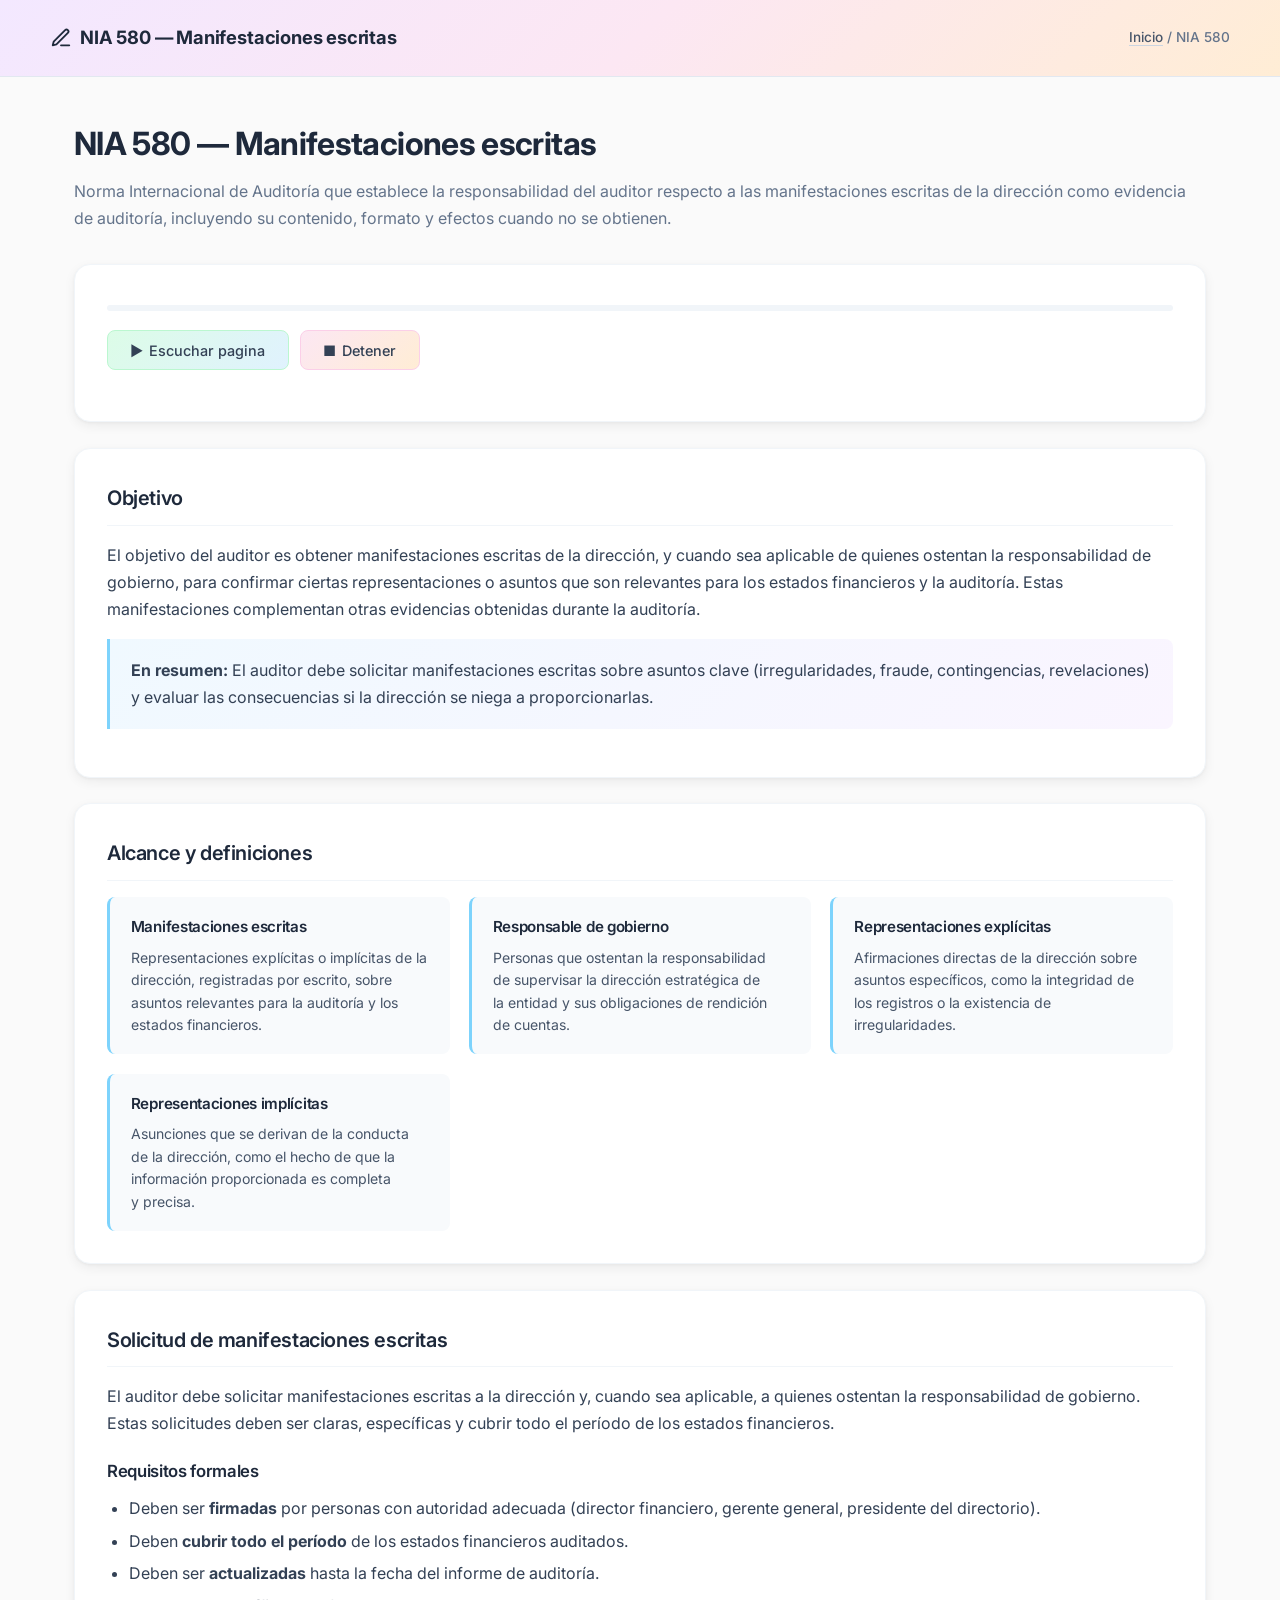
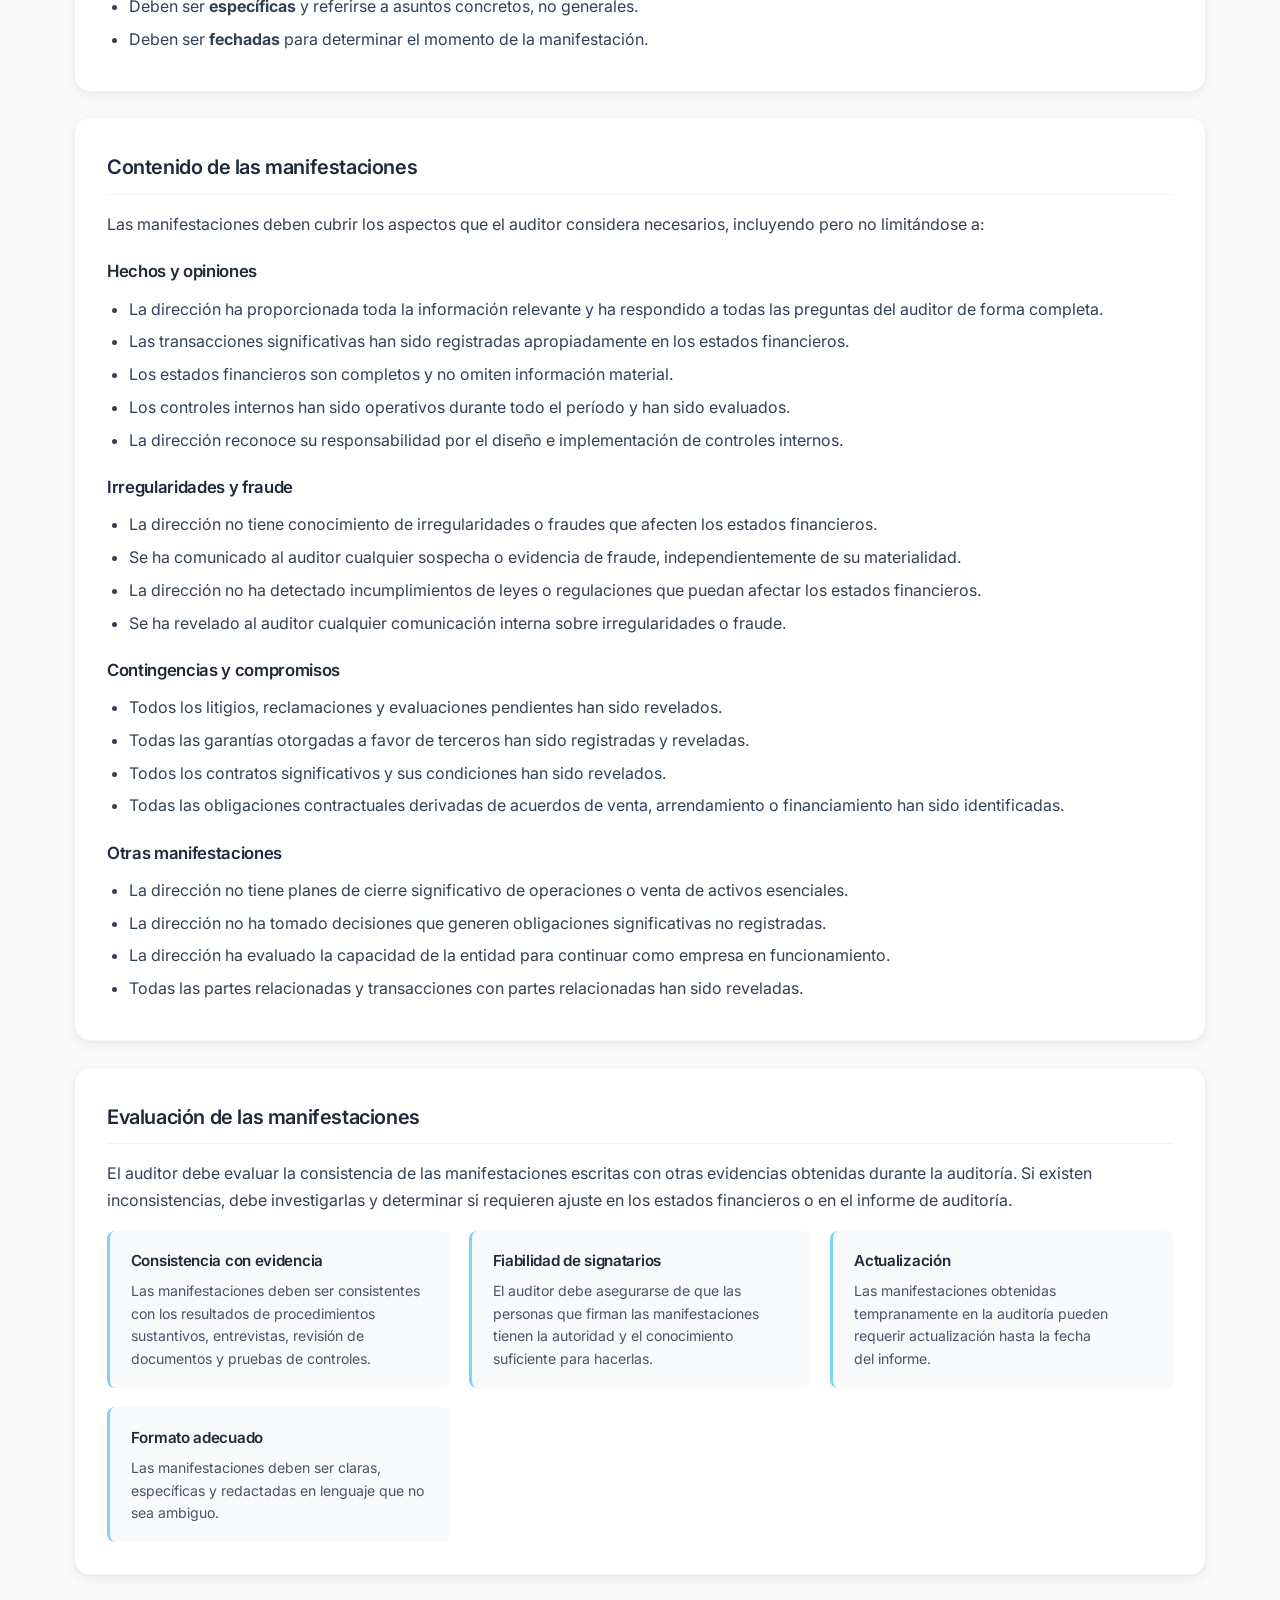
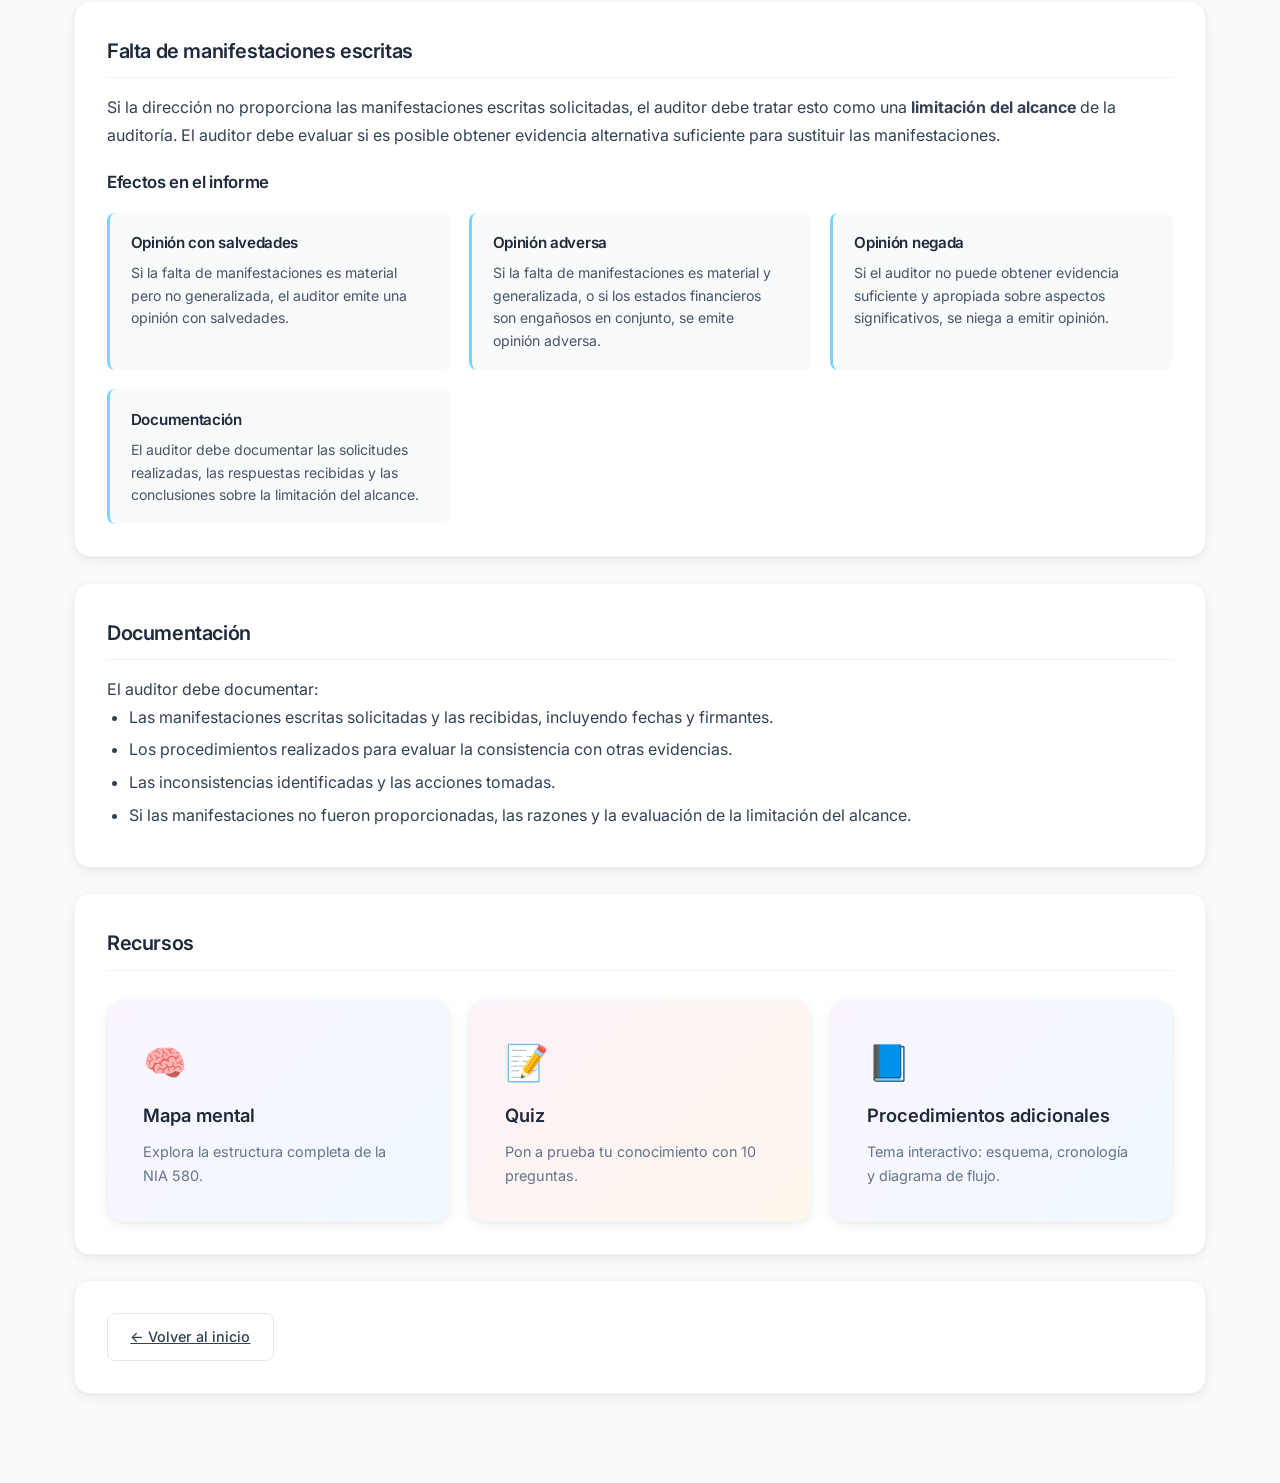
<file: nia580.html>
<!DOCTYPE html>
<html lang="es">
<head>
  <meta charset="UTF-8">
  <title>NIA 580 — Manifestaciones escritas</title>
  <meta name="viewport" content="width=device-width, initial-scale=1">
  <link rel="preconnect" href="https://fonts.googleapis.com">
  <link href="https://fonts.googleapis.com/css2?family=Inter:wght@400;500;600;700&display=swap" rel="stylesheet">
  <link rel="stylesheet" href="style.css">
</head>
<body>
  <header class="site-header">
    <div class="site-header-inner">
      <a href="index.html" class="brand">
        <svg width="22" height="22" viewBox="0 0 24 24" fill="none" stroke="currentColor" stroke-width="2" stroke-linecap="round" stroke-linejoin="round"><path d="M12 20h9"/><path d="M16.5 3.5a2.12 2.12 0 013 3L7 19l-4 1 1-4Z"/></svg>
        NIA 580 — Manifestaciones escritas
      </a>
      <span class="crumb"><a href="index.html">Inicio</a> / NIA 580</span>
    </div>
  </header>

  <main>
    <div class="page-title">
      <h1>NIA 580 — Manifestaciones escritas</h1>
      <p>Norma Internacional de Auditoría que establece la responsabilidad del auditor respecto a las manifestaciones escritas de la dirección como evidencia de auditoría, incluyendo su contenido, formato y efectos cuando no se obtienen.</p>
    </div>

    <div class="card">
      <div class="audio-status" id="audio-status"></div>
      <div class="audio-progress"><div class="audio-progress-bar" id="audio-progress-bar"></div></div>
      <div class="audio-controls" id="audio-controls"></div>
    </div>

    <div class="card">
      <h2>Objetivo</h2>
      <p>El objetivo del auditor es obtener manifestaciones escritas de la dirección, y cuando sea aplicable de quienes ostentan la responsabilidad de gobierno, para confirmar ciertas representaciones o asuntos que son relevantes para los estados financieros y la auditoría. Estas manifestaciones complementan otras evidencias obtenidas durante la auditoría.</p>
      <div class="summary-box">
        <strong>En resumen:</strong> El auditor debe solicitar manifestaciones escritas sobre asuntos clave (irregularidades, fraude, contingencias, revelaciones) y evaluar las consecuencias si la dirección se niega a proporcionarlas.
      </div>
    </div>

    <div class="card">
      <h2>Alcance y definiciones</h2>
      <div class="info-grid">
        <div class="info-item">
          <h4>Manifestaciones escritas</h4>
          <p>Representaciones explícitas o implícitas de la dirección, registradas por escrito, sobre asuntos relevantes para la auditoría y los estados financieros.</p>
        </div>
        <div class="info-item">
          <h4>Responsable de gobierno</h4>
          <p>Personas que ostentan la responsabilidad de supervisar la dirección estratégica de la entidad y sus obligaciones de rendición de cuentas.</p>
        </div>
        <div class="info-item">
          <h4>Representaciones explícitas</h4>
          <p>Afirmaciones directas de la dirección sobre asuntos específicos, como la integridad de los registros o la existencia de irregularidades.</p>
        </div>
        <div class="info-item">
          <h4>Representaciones implícitas</h4>
          <p>Asunciones que se derivan de la conducta de la dirección, como el hecho de que la información proporcionada es completa y precisa.</p>
        </div>
      </div>
    </div>

    <div class="card">
      <h2>Solicitud de manifestaciones escritas</h2>
      <p>El auditor debe solicitar manifestaciones escritas a la dirección y, cuando sea aplicable, a quienes ostentan la responsabilidad de gobierno. Estas solicitudes deben ser claras, específicas y cubrir todo el período de los estados financieros.</p>
      <h3>Requisitos formales</h3>
      <ul>
        <li>Deben ser <strong>firmadas</strong> por personas con autoridad adecuada (director financiero, gerente general, presidente del directorio).</li>
        <li>Deben <strong>cubrir todo el período</strong> de los estados financieros auditados.</li>
        <li>Deben ser <strong>actualizadas</strong> hasta la fecha del informe de auditoría.</li>
        <li>Deben ser <strong>específicas</strong> y referirse a asuntos concretos, no generales.</li>
        <li>Deben ser <strong>fechadas</strong> para determinar el momento de la manifestación.</li>
      </ul>
    </div>

    <div class="card">
      <h2>Contenido de las manifestaciones</h2>
      <p>Las manifestaciones deben cubrir los aspectos que el auditor considera necesarios, incluyendo pero no limitándose a:</p>
      <h3>Hechos y opiniones</h3>
      <ul>
        <li>La dirección ha proporcionada toda la información relevante y ha respondido a todas las preguntas del auditor de forma completa.</li>
        <li>Las transacciones significativas han sido registradas apropiadamente en los estados financieros.</li>
        <li>Los estados financieros son completos y no omiten información material.</li>
        <li>Los controles internos han sido operativos durante todo el período y han sido evaluados.</li>
        <li>La dirección reconoce su responsabilidad por el diseño e implementación de controles internos.</li>
      </ul>
      <h3>Irregularidades y fraude</h3>
      <ul>
        <li>La dirección no tiene conocimiento de irregularidades o fraudes que afecten los estados financieros.</li>
        <li>Se ha comunicado al auditor cualquier sospecha o evidencia de fraude, independientemente de su materialidad.</li>
        <li>La dirección no ha detectado incumplimientos de leyes o regulaciones que puedan afectar los estados financieros.</li>
        <li>Se ha revelado al auditor cualquier comunicación interna sobre irregularidades o fraude.</li>
      </ul>
      <h3>Contingencias y compromisos</h3>
      <ul>
        <li>Todos los litigios, reclamaciones y evaluaciones pendientes han sido revelados.</li>
        <li>Todas las garantías otorgadas a favor de terceros han sido registradas y reveladas.</li>
        <li>Todos los contratos significativos y sus condiciones han sido revelados.</li>
        <li>Todas las obligaciones contractuales derivadas de acuerdos de venta, arrendamiento o financiamiento han sido identificadas.</li>
      </ul>
      <h3>Otras manifestaciones</h3>
      <ul>
        <li>La dirección no tiene planes de cierre significativo de operaciones o venta de activos esenciales.</li>
        <li>La dirección no ha tomado decisiones que generen obligaciones significativas no registradas.</li>
        <li>La dirección ha evaluado la capacidad de la entidad para continuar como empresa en funcionamiento.</li>
        <li>Todas las partes relacionadas y transacciones con partes relacionadas han sido reveladas.</li>
      </ul>
    </div>

    <div class="card">
      <h2>Evaluación de las manifestaciones</h2>
      <p>El auditor debe evaluar la consistencia de las manifestaciones escritas con otras evidencias obtenidas durante la auditoría. Si existen inconsistencias, debe investigarlas y determinar si requieren ajuste en los estados financieros o en el informe de auditoría.</p>
      <div class="info-grid">
        <div class="info-item">
          <h4>Consistencia con evidencia</h4>
          <p>Las manifestaciones deben ser consistentes con los resultados de procedimientos sustantivos, entrevistas, revisión de documentos y pruebas de controles.</p>
        </div>
        <div class="info-item">
          <h4>Fiabilidad de signatarios</h4>
          <p>El auditor debe asegurarse de que las personas que firman las manifestaciones tienen la autoridad y el conocimiento suficiente para hacerlas.</p>
        </div>
        <div class="info-item">
          <h4>Actualización</h4>
          <p>Las manifestaciones obtenidas tempranamente en la auditoría pueden requerir actualización hasta la fecha del informe.</p>
        </div>
        <div class="info-item">
          <h4>Formato adecuado</h4>
          <p>Las manifestaciones deben ser claras, específicas y redactadas en lenguaje que no sea ambiguo.</p>
        </div>
      </div>
    </div>

    <div class="card">
      <h2>Falta de manifestaciones escritas</h2>
      <p>Si la dirección no proporciona las manifestaciones escritas solicitadas, el auditor debe tratar esto como una <strong>limitación del alcance</strong> de la auditoría. El auditor debe evaluar si es posible obtener evidencia alternativa suficiente para sustituir las manifestaciones.</p>
      <h3>Efectos en el informe</h3>
      <div class="info-grid">
        <div class="info-item">
          <h4>Opinión con salvedades</h4>
          <p>Si la falta de manifestaciones es material pero no generalizada, el auditor emite una opinión con salvedades.</p>
        </div>
        <div class="info-item">
          <h4>Opinión adversa</h4>
          <p>Si la falta de manifestaciones es material y generalizada, o si los estados financieros son engañosos en conjunto, se emite opinión adversa.</p>
        </div>
        <div class="info-item">
          <h4>Opinión negada</h4>
          <p>Si el auditor no puede obtener evidencia suficiente y apropiada sobre aspectos significativos, se niega a emitir opinión.</p>
        </div>
        <div class="info-item">
          <h4>Documentación</h4>
          <p>El auditor debe documentar las solicitudes realizadas, las respuestas recibidas y las conclusiones sobre la limitación del alcance.</p>
        </div>
      </div>
    </div>

    <div class="card">
      <h2>Documentación</h2>
      <p>El auditor debe documentar:</p>
      <ul>
        <li>Las manifestaciones escritas solicitadas y las recibidas, incluyendo fechas y firmantes.</li>
        <li>Los procedimientos realizados para evaluar la consistencia con otras evidencias.</li>
        <li>Las inconsistencias identificadas y las acciones tomadas.</li>
        <li>Si las manifestaciones no fueron proporcionadas, las razones y la evaluación de la limitación del alcance.</li>
      </ul>
    </div>

    <div class="card">
      <h2>Recursos</h2>
      <div class="action-grid">
        <a href="nia580-mapa.html" class="action-btn">
          <span class="a-icon">🧠</span>
          <span class="a-title">Mapa mental</span>
          <span class="a-desc">Explora la estructura completa de la NIA 580.</span>
        </a>
        <a href="nia580-quiz.html" class="action-btn alt">
          <span class="a-icon">📝</span>
          <span class="a-title">Quiz</span>
          <span class="a-desc">Pon a prueba tu conocimiento con 10 preguntas.</span>
        </a>
        <a href="tema.html" class="action-btn">
          <span class="a-icon">📘</span>
          <span class="a-title">Procedimientos adicionales</span>
          <span class="a-desc">Tema interactivo: esquema, cronología y diagrama de flujo.</span>
        </a>
      </div>
    </div>

    <div class="card">
      <a href="index.html" class="back-btn">← Volver al inicio</a>
    </div>
  </main>

  <script src="audio.js"></script>
</body>
</html>
</file>
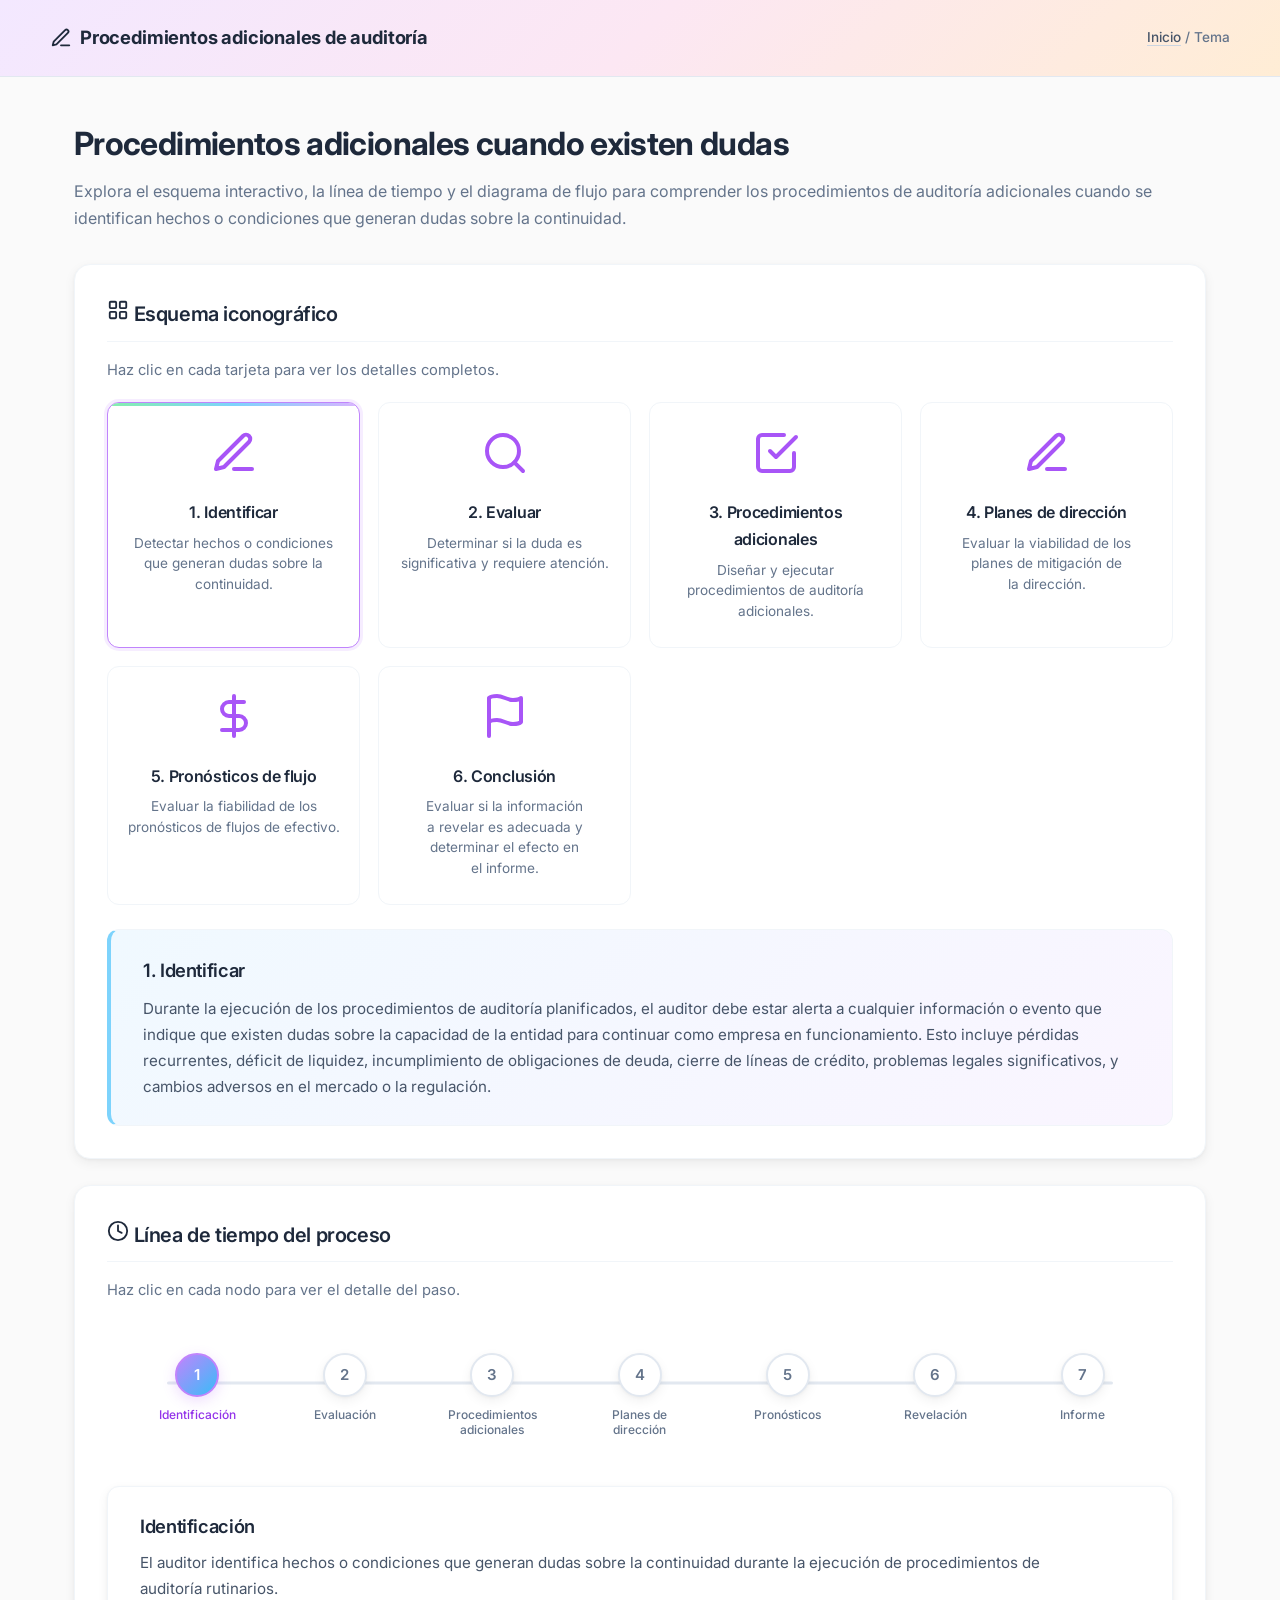
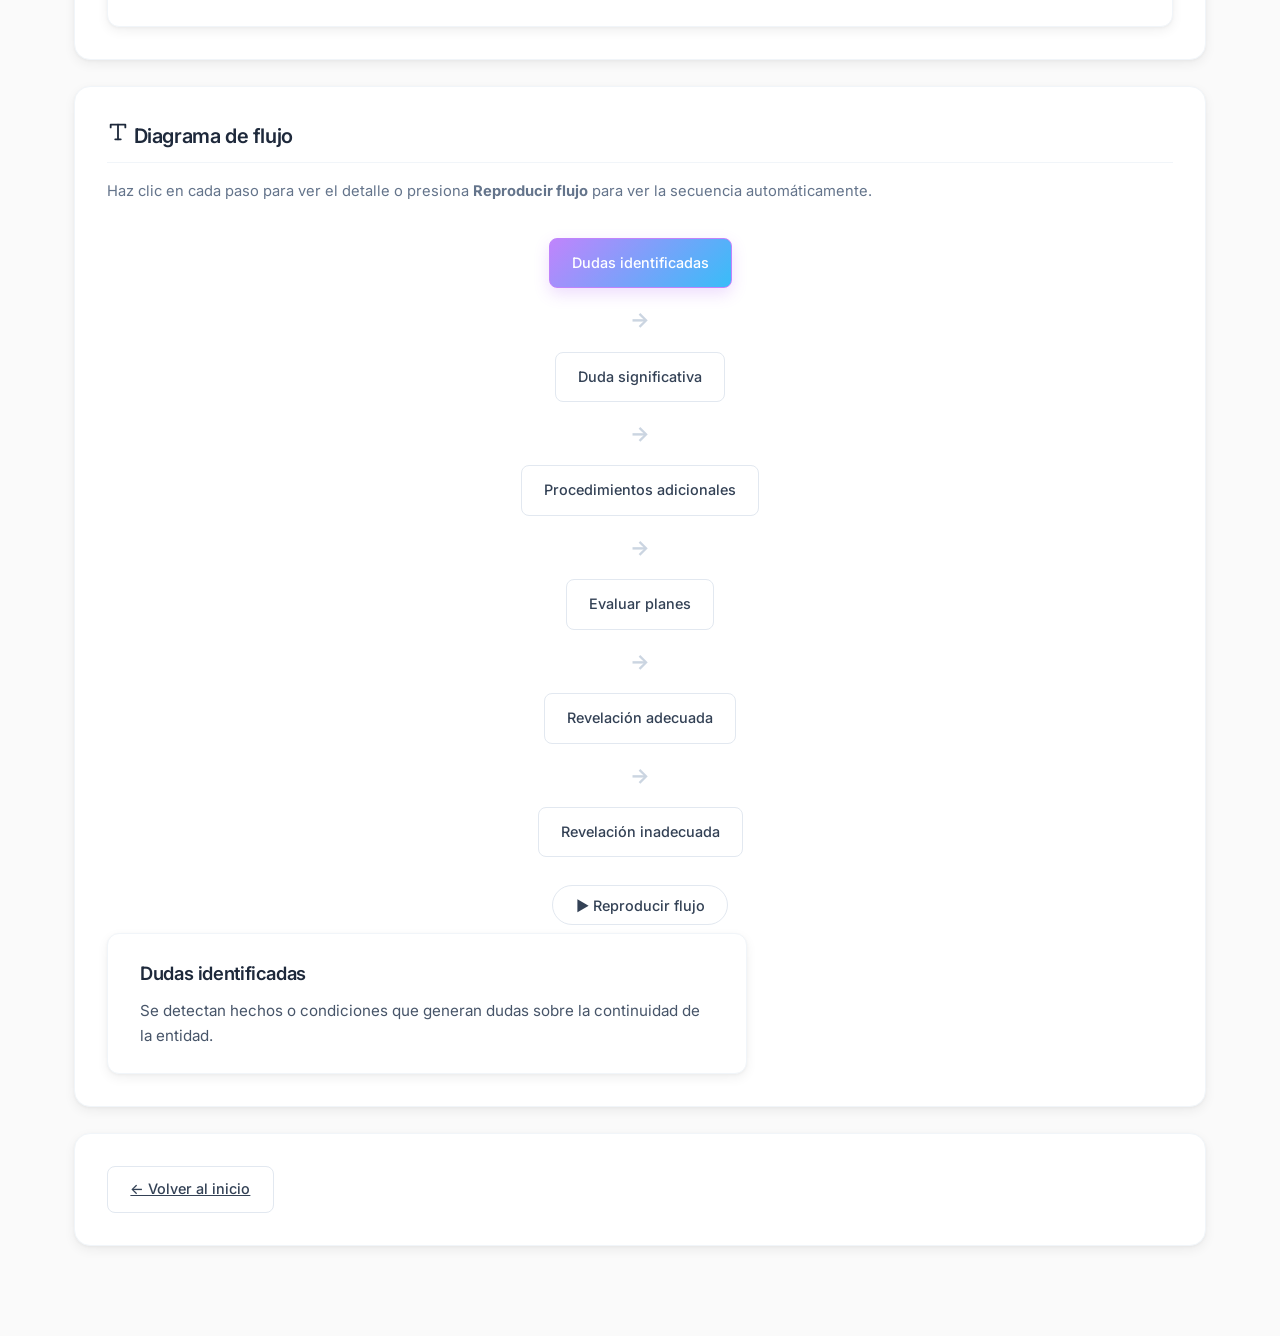
<file: tema.html>
<!DOCTYPE html>
<html lang="es">
<head>
  <meta charset="UTF-8">
  <title>Procedimientos adicionales de auditoría — Tema</title>
  <meta name="viewport" content="width=device-width, initial-scale=1">
  <link rel="preconnect" href="https://fonts.googleapis.com">
  <link href="https://fonts.googleapis.com/css2?family=Inter:wght@400;500;600;700&display=swap" rel="stylesheet">
  <link rel="stylesheet" href="style.css">
</head>
<body>
  <header class="site-header">
    <div class="site-header-inner">
      <a href="index.html" class="brand">
        <svg width="22" height="22" viewBox="0 0 24 24" fill="none" stroke="currentColor" stroke-width="2" stroke-linecap="round" stroke-linejoin="round"><path d="M12 20h9"/><path d="M16.5 3.5a2.12 2.12 0 013 3L7 19l-4 1 1-4Z"/></svg>
        Procedimientos adicionales de auditoría
      </a>
      <span class="crumb"><a href="index.html">Inicio</a> / Tema</span>
    </div>
  </header>

  <main>
    <div class="page-title">
      <h1>Procedimientos adicionales cuando existen dudas</h1>
      <p>Explora el esquema interactivo, la línea de tiempo y el diagrama de flujo para comprender los procedimientos de auditoría adicionales cuando se identifican hechos o condiciones que generan dudas sobre la continuidad.</p>
    </div>

    <!-- ====== Iconographic Scheme ====== -->
    <section class="card" id="esquema">
      <h2 class="card-title">
        <svg width="22" height="22" viewBox="0 0 24 24" fill="none" stroke="currentColor" stroke-width="2" stroke-linecap="round" stroke-linejoin="round"><rect x="3" y="3" width="7" height="7" rx="1"/><rect x="14" y="3" width="7" height="7" rx="1"/><rect x="3" y="14" width="7" height="7" rx="1"/><rect x="14" y="14" width="7" height="7" rx="1"/></svg>
        Esquema iconográfico
      </h2>
      <p style="color:var(--slate-500); font-size:.92rem; margin-bottom:.6rem;">Haz clic en cada tarjeta para ver los detalles completos.</p>
      <div class="icono-grid" id="icono-grid"></div>
      <div class="icono-detail-panel" id="icono-detail-panel">
        <h4>Selecciona un icono</h4>
        <p>Haz clic en una tarjeta para ver la descripción completa.</p>
      </div>
    </section>

    <!-- ====== Timeline ====== -->
    <section class="card" id="cronologia">
      <h2 class="card-title">
        <svg width="22" height="22" viewBox="0 0 24 24" fill="none" stroke="currentColor" stroke-width="2" stroke-linecap="round" stroke-linejoin="round"><circle cx="12" cy="12" r="10"/><polyline points="12 6 12 12 16 14"/></svg>
        Línea de tiempo del proceso
      </h2>
      <p style="color:var(--slate-500); font-size:.92rem; margin-bottom:.6rem;">Haz clic en cada nodo para ver el detalle del paso.</p>
      <div class="timeline-wrap">
        <div class="timeline-track-line"></div>
        <div class="timeline-progress" id="timeline-progress-bar"></div>
        <div class="timeline-nodes" id="timeline-nodes"></div>
      </div>
      <div class="timeline-detail" id="timeline-detail">
        <h4>Identificación</h4>
        <p>El auditor identifica hechos o condiciones que generan dudas sobre la continuidad durante la ejecución de procedimientos de auditoría rutinarios.</p>
      </div>
    </section>

    <!-- ====== Flow Diagram ====== -->
    <section class="card" id="diagrama">
      <h2 class="card-title">
        <svg width="22" height="22" viewBox="0 0 24 24" fill="none" stroke="currentColor" stroke-width="2" stroke-linecap="round" stroke-linejoin="round"><polyline points="4 7 4 4 20 4 20 7"/><line x1="9" y1="20" x2="15" y2="20"/><line x1="12" y1="4" x2="12" y2="20"/></svg>
        Diagrama de flujo
      </h2>
      <p style="color:var(--slate-500); font-size:.92rem; margin-bottom:.6rem;">Haz clic en cada paso para ver el detalle o presiona <strong>Reproducir flujo</strong> para ver la secuencia automáticamente.</p>
      <div class="flow-wrap" id="flow-wrap"></div>
      <div class="flow-ctrl">
        <button class="flow-play-btn" id="flow-play-btn">▶ Reproducir flujo</button>
      </div>
      <div class="flow-detail" id="flow-detail">
        <h4>Dudas identificadas</h4>
        <p>Se detectan hechos o condiciones que generan dudas sobre la continuidad de la entidad.</p>
      </div>
    </section>

    <div class="card">
      <a href="index.html" class="back-btn">← Volver al inicio</a>
    </div>
  </main>

  <script src="tema.js"></script>
</body>
</html>
</file>
<file: style.css>
/* ================================================================
   NIA AUDITORIA — Minimalista pastel
   ================================================================ */

/* ---------- Variables ---------- */
:root {
  --mint-50: #f0fdf4;   --mint-100: #dcfce7;   --mint-200: #bbf7d0;   --mint-300: #86efac;
  --mint-400: #4ade80;   --mint-500: #22c55e;   --mint-600: #16a34a;
  --blush-50: #fdf2f8;   --blush-100: #fce7f3;  --blush-200: #fbcfe8;  --blush-300: #f9a8d4;
  --blush-400: #f472b6;  --blush-500: #ec4899;  --blush-600: #db2777;
  --lavender-50: #faf5ff;--lavender-100: #f3e8ff;--lavender-200: #e9d5ff;--lavender-300: #d8b4fe;
  --lavender-400: #c084fc;--lavender-500: #a855f7;--lavender-600: #9333ea;
  --sky-50: #f0f9ff;     --sky-100: #e0f2fe;    --sky-200: #bae6fd;    --sky-300: #7dd3fc;
  --sky-400: #38bdf8;    --sky-500: #0ea5e9;    --sky-600: #0284c7;
  --peach-50: #fff7ed;   --peach-100: #ffedd5;  --peach-200: #fed7aa;  --peach-300: #fdba74;
  --peach-400: #fb923c;  --peach-500: #f97316;  --peach-600: #ea580c;
  --slate-50: #f8fafc;   --slate-100: #f1f5f9;  --slate-200: #e2e8f0;  --slate-300: #cbd5e1;
  --slate-400: #94a3b8;  --slate-500: #64748b;  --slate-600: #475569;  --slate-700: #334155;
  --slate-800: #1e293b;  --slate-900: #0f172a;

  --surface: #ffffff;
  --paper: #fafafa;
  --radius-lg: 16px;
  --radius-md: 12px;
  --radius-sm: 8px;
  --shadow-soft: 0 1px 3px rgba(0,0,0,0.04), 0 4px 12px rgba(0,0,0,0.06);
  --shadow-hover: 0 4px 6px rgba(0,0,0,0.04), 0 10px 24px rgba(0,0,0,0.08);
}

/* ---------- Reset & base ---------- */
*, *::before, *::after { box-sizing: border-box; margin: 0; padding: 0; }
html { scroll-behavior: smooth; }
body {
  font-family: 'Inter', -apple-system, BlinkMacSystemFont, 'Segoe UI', Roboto, sans-serif;
  background: var(--paper);
  color: var(--slate-700);
  line-height: 1.7;
  -webkit-font-smoothing: antialiased;
}
h1, h2, h3, h4 {
  font-family: 'Inter', sans-serif;
  text-wrap: balance;
  font-weight: 600;
  letter-spacing: -0.02em;
  color: var(--slate-800);
}
p { text-wrap: pretty; }
ul, ol { margin-left: 1.4rem; }
li { margin-bottom: .35rem; }

:focus-visible {
  outline: 2px solid var(--sky-300);
  outline-offset: 2px;
  border-radius: 4px;
}

/* ---------- Header ---------- */
.site-header {
  background: linear-gradient(135deg, var(--lavender-100) 0%, var(--blush-100) 50%, var(--peach-100) 100%);
  color: var(--slate-700);
  padding: 1.4rem 1.5rem;
  position: relative;
  border-bottom: 1px solid var(--slate-200);
}
.site-header-inner {
  max-width: 1180px;
  margin: 0 auto;
  display: flex;
  align-items: center;
  justify-content: space-between;
  gap: 1rem;
  flex-wrap: wrap;
  position: relative;
}
.site-header a.brand {
  color: var(--slate-800);
  text-decoration: none;
  font-weight: 700;
  font-size: 1.15rem;
  letter-spacing: -0.01em;
  display: flex;
  align-items: center;
  gap: .5rem;
}
.crumb {
  font-size: .85rem;
  color: var(--slate-500);
  font-weight: 500;
}
.crumb a {
  color: var(--slate-600);
  text-decoration: none;
  border-bottom: 1px solid var(--slate-300);
}
.crumb a:hover {
  border-bottom-color: var(--slate-500);
  color: var(--slate-800);
}

/* ---------- Main ---------- */
main {
  max-width: 1180px;
  margin: 0 auto;
  padding: 2.5rem 1.5rem 4rem;
}
.page-title {
  margin-bottom: 2rem;
}
.page-title h1 {
  font-size: 2rem;
  font-weight: 700;
  color: var(--slate-800);
}
.page-title p {
  color: var(--slate-500);
  margin-top: .4rem;
  font-size: 1rem;
}

/* ---------- Cards ---------- */
.card {
  background: var(--surface);
  border-radius: var(--radius-lg);
  padding: 2rem;
  margin-bottom: 1.6rem;
  box-shadow: var(--shadow-soft);
  border: 1px solid var(--slate-100);
  transition: box-shadow .3s ease, transform .3s ease;
}
.card:hover {
  box-shadow: var(--shadow-hover);
}
.card h2 {
  font-size: 1.25rem;
  font-weight: 600;
  color: var(--slate-800);
  margin-bottom: 1rem;
  padding-bottom: .6rem;
  border-bottom: 1px solid var(--slate-100);
}
.card h3 {
  font-size: 1.05rem;
  font-weight: 600;
  color: var(--slate-800);
  margin: 1.2rem 0 .6rem;
}
.card p + p {
  margin-top: .8rem;
}

/* ---------- Buttons ---------- */
.back-btn, .audio-btn, .quiz-submit, .flow-play-btn {
  display: inline-block;
  border: none;
  cursor: pointer;
  font-family: 'Inter', sans-serif;
  font-weight: 500;
  font-size: .9rem;
  border-radius: var(--radius-sm);
  padding: .65rem 1.4rem;
  transition: all .2s ease;
}
.back-btn {
  background: var(--surface);
  color: var(--slate-700);
  border: 1.5px solid var(--slate-200);
}
.back-btn:hover {
  background: var(--slate-800);
  color: var(--surface);
  transform: translateY(-2px);
}
.audio-btn {
  background: linear-gradient(135deg, var(--sky-100), var(--lavender-100));
  color: var(--slate-700);
  border: 1.5px solid var(--sky-200);
}
.audio-btn.play {
  background: linear-gradient(135deg, var(--mint-100), var(--sky-100));
  border-color: var(--mint-200);
}
.audio-btn.pause {
  background: linear-gradient(135deg, var(--peach-100), var(--blush-100));
  border-color: var(--peach-200);
}
.audio-btn.stop {
  background: linear-gradient(135deg, var(--blush-100), var(--peach-100));
  border-color: var(--blush-200);
}
/* Iconos puramente visuales: al ser contenido generado por CSS, los
   lectores de pantalla y herramientas de "leer en voz alta" no los
   incluyen en el texto que anuncian (a diferencia de un caracter Unicode
   puesto directamente en el DOM). */
.audio-btn.play::before { content: "\25B6"; margin-right: 6px; }
.audio-btn.stop::before { content: "\25A0"; margin-right: 6px; }
.audio-btn:hover, .quiz-submit:hover, .flow-play-btn:hover {
  transform: translateY(-2px);
  box-shadow: var(--shadow-hover);
}
.quiz-submit {
  background: linear-gradient(135deg, var(--mint-200), var(--sky-200));
  color: var(--slate-800);
  border: 1.5px solid var(--mint-300);
  margin-top: .6rem;
}
.flow-play-btn {
  background: var(--surface);
  color: var(--slate-700);
  border: 1.5px solid var(--slate-200);
  border-radius: 999px;
}
.flow-play-btn:hover {
  background: linear-gradient(135deg, var(--lavender-100), var(--blush-100));
  border-color: var(--lavender-200);
}

/* ---------- Audio ---------- */
.audio-controls {
  display: flex;
  gap: .7rem;
  flex-wrap: wrap;
  margin: 1.2rem 0;
}
.audio-status {
  font-size: .85rem;
  color: var(--slate-500);
  font-weight: 500;
  margin-bottom: .5rem;
}
.audio-progress {
  background: var(--slate-100);
  border-radius: 999px;
  height: 6px;
  overflow: hidden;
}
.audio-progress-bar {
  height: 100%;
  width: 0;
  background: linear-gradient(90deg, var(--mint-400), var(--sky-400));
  border-radius: 999px;
  transition: width .3s ease;
}

/* ---------- Quiz ---------- */
.quiz-question {
  background: var(--slate-50);
  border-radius: var(--radius-sm);
  padding: 1.2rem 1.3rem;
  margin-bottom: 1rem;
  border-left: 3px solid var(--lavender-400);
}
.quiz-question p.q-text {
  font-weight: 600;
  margin-bottom: .7rem;
  color: var(--slate-800);
}
.quiz-options {
  display: flex;
  flex-direction: column;
  gap: .5rem;
}
.quiz-options label {
  display: flex;
  align-items: center;
  gap: .5rem;
  cursor: pointer;
  padding: .35rem .5rem;
  border-radius: var(--radius-sm);
  transition: background .15s ease;
}
.quiz-options label:hover {
  background: var(--slate-100);
}
.quiz-options input[type=radio] {
  accent-color: var(--lavender-500);
}
.quiz-result {
  display: none;
  margin-top: 1.2rem;
  padding: 1.1rem;
  border-radius: var(--radius-sm);
  font-weight: 600;
  text-align: center;
}
.quiz-result.show {
  display: block;
  animation: fadeIn .4s ease;
}
.quiz-result.pass {
  background: var(--mint-50);
  color: var(--mint-600);
  border: 1px solid var(--mint-200);
}
.quiz-result.fail {
  background: var(--blush-50);
  color: var(--blush-600);
  border: 1px solid var(--blush-200);
}

/* ---------- Summary Box ---------- */
.summary-box {
  background: linear-gradient(135deg, var(--sky-50), var(--lavender-50));
  border-left: 3px solid var(--sky-300);
  border-radius: 0 var(--radius-sm) var(--radius-sm) 0;
  padding: 1.1rem 1.3rem;
  margin: 1rem 0;
}

/* ---------- Section Heading ---------- */
.section-heading {
  display: flex;
  align-items: center;
  gap: .6rem;
  margin: 1.4rem 0 .6rem;
  font-size: 1.05rem;
  font-weight: 600;
  color: var(--slate-800);
}
.section-icon-wrap {
  display: inline-flex;
  align-items: center;
  justify-content: center;
  width: 32px;
  height: 32px;
  border-radius: 8px;
  background: linear-gradient(135deg, var(--lavender-100), var(--sky-100));
  color: var(--lavender-600);
}

/* ---------- Home Grid ---------- */
.norma-grid {
  display: grid;
  grid-template-columns: repeat(auto-fit, minmax(260px, 1fr));
  gap: 1.4rem;
  margin-top: 1.8rem;
}
.norma-card {
  background: var(--surface);
  border-radius: var(--radius-lg);
  padding: 2rem;
  box-shadow: var(--shadow-soft);
  border: 1px solid var(--slate-100);
  text-decoration: none;
  color: inherit;
  display: block;
  transition: all .3s ease;
  position: relative;
  overflow: hidden;
}
.norma-card::before {
  content: "";
  position: absolute;
  top: 0; left: 0; right: 0; height: 4px;
  background: linear-gradient(90deg, var(--mint-300), var(--sky-300), var(--lavender-300), var(--blush-300));
  transform: scaleX(0);
  transition: transform .35s ease;
  transform-origin: left;
}
.norma-card:hover {
  transform: translateY(-4px);
  box-shadow: var(--shadow-hover);
  border-color: var(--slate-200);
}
.norma-card:hover::before {
  transform: scaleX(1);
}
.norma-card .n-icon {
  font-size: 2.2rem;
  margin-bottom: .7rem;
  color: var(--lavender-500);
}
.norma-card h3 {
  color: var(--slate-800);
  font-size: 1.2rem;
  margin-bottom: .4rem;
  font-weight: 600;
}
.norma-card p {
  color: var(--slate-500);
  font-size: .92rem;
}

/* ---------- Action Grid ---------- */
.action-grid {
  display: grid;
  grid-template-columns: repeat(auto-fit, minmax(240px, 1fr));
  gap: 1.2rem;
  margin-top: 1.8rem;
}
.action-btn {
  display: flex;
  flex-direction: column;
  align-items: flex-start;
  gap: .5rem;
  background: linear-gradient(135deg, var(--lavender-50), var(--sky-50));
  color: var(--slate-700);
  border-radius: var(--radius-lg);
  padding: 2rem 2.2rem;
  text-decoration: none;
  box-shadow: var(--shadow-soft);
  transition: all .25s ease;
  border: 1px solid var(--slate-100);
  cursor: pointer;
}
.action-btn.alt {
  background: linear-gradient(135deg, var(--blush-50), var(--peach-50));
}
.action-btn:hover {
  transform: translateY(-4px);
  box-shadow: var(--shadow-hover);
  border-color: var(--slate-200);
}
.action-btn .a-icon {
  font-size: 2.2rem;
  color: var(--lavender-500);
}
.action-btn .a-title {
  font-size: 1.15rem;
  font-weight: 600;
  color: var(--slate-800);
}
.action-btn .a-desc {
  font-size: .9rem;
  color: var(--slate-500);
}

/* ================================================================
   MIND MAP (SVG interactive)
   ================================================================ */
.mm-container {
  position: relative;
  width: 100%;
  height: 520px;
  border-radius: var(--radius-md);
  border: 1.5px solid var(--slate-100);
  overflow: hidden;
  background: linear-gradient(135deg, var(--surface) 0%, var(--slate-50) 100%);
  cursor: grab;
  touch-action: none;
  margin-top: 1rem;
}
.mm-container:active { cursor: grabbing; }
.mm-container.grabbing { cursor: grabbing; }
.mm-svg { width: 100%; height: 100%; display: block; }

.mm-node { cursor: pointer; }
.mm-node-rect { transition: all 0.3s ease; stroke: var(--slate-200); stroke-width: 1.5px; }
.mm-node:hover .mm-node-rect { filter: brightness(1.04); transform: scale(1.02); }
.mm-node.active .mm-node-rect { stroke: var(--lavender-500); stroke-width: 2.5px; }
.mm-node text { font-family: 'Inter', sans-serif; font-weight: 500; fill: var(--slate-800); pointer-events: none; }
.mm-edge, .mm-link { stroke: var(--slate-200); stroke-width: 1.5px; }
.mm-root .mm-node-rect { fill: var(--slate-800); stroke: var(--slate-600); }
.mm-root text { fill: var(--surface); pointer-events: none; }

.mm-detail {
  position: absolute;
  bottom: 14px;
  left: 14px;
  right: 14px;
  max-width: 600px;
  margin: 0 auto;
  background: var(--surface);
  border: 1.5px solid var(--slate-100);
  border-radius: var(--radius-sm);
  padding: 1.2rem 1.5rem;
  box-shadow: var(--shadow-hover);
  display: none;
  animation: slideUp 0.35s ease;
  z-index: 20;
}
.mm-detail.show { display: block; }
@keyframes slideUp { from { opacity: 0; transform: translateY(10px); } to { opacity: 1; transform: translateY(0); } }
.mm-detail h4 { margin: 0 0 8px; font-size: 1.05rem; font-weight: 600; color: var(--slate-800); }
.mm-detail p { margin: 0; font-size: .9rem; color: var(--slate-600); line-height: 1.7; }
.mm-detail .close-btn {
  position: absolute;
  top: 8px; right: 12px;
  background: none; border: none;
  font-size: 1.3rem; color: var(--slate-400);
  cursor: pointer; padding: 2px 6px; line-height: 1;
}
.mm-detail .close-btn:hover { color: var(--slate-700); }

.mm-controls {
  position: absolute;
  top: 12px; right: 12px;
  display: flex;
  gap: 8px;
  z-index: 10;
}
.mm-ctrl-btn {
  width: 36px; height: 36px;
  border-radius: var(--radius-sm);
  border: 1.5px solid var(--slate-200);
  background: var(--surface);
  color: var(--slate-600);
  font-size: 1.1rem; font-weight: 600;
  cursor: pointer;
  display: flex; align-items: center; justify-content: center;
  transition: all 0.2s ease;
  box-shadow: var(--shadow-soft);
}
.mm-ctrl-btn:hover {
  background: var(--slate-800);
  color: var(--surface);
  border-color: var(--slate-800);
  transform: translateY(-2px);
}

.mm-legend {
  position: absolute;
  top: 12px; left: 12px;
  display: flex;
  gap: 14px;
  z-index: 10;
  flex-wrap: wrap;
}
.mm-legend-item { display: flex; align-items: center; gap: 6px; font-size: .75rem; color: var(--slate-500); font-weight: 500; }
.mm-legend-dot { width: 12px; height: 12px; border-radius: 50%; box-shadow: 0 1px 4px rgba(0,0,0,.08); }

/* ================================================================
   TEMA — Iconographic Scheme
   ================================================================ */
.icono-grid {
  display: grid;
  grid-template-columns: repeat(auto-fit, minmax(200px, 1fr));
  gap: 18px;
  margin-top: 1.2rem;
}
.icono-card {
  background: var(--surface);
  border: 1.5px solid var(--slate-100);
  border-radius: var(--radius-md);
  padding: 1.6rem 1.2rem;
  text-align: center;
  cursor: pointer;
  transition: all .3s ease;
  position: relative;
  overflow: hidden;
}
.icono-card::before {
  content: "";
  position: absolute;
  top: 0; left: 0; right: 0; height: 3px;
  background: linear-gradient(90deg, var(--mint-300), var(--sky-300), var(--lavender-300));
  transform: scaleX(0);
  transition: transform .35s ease;
  transform-origin: left;
}
.icono-card:hover {
  transform: translateY(-4px);
  box-shadow: var(--shadow-hover);
  border-color: var(--slate-200);
}
.icono-card:hover::before { transform: scaleX(1); }
.icono-card.selected {
  border-color: var(--lavender-400);
  box-shadow: 0 0 0 3px rgba(168, 85, 247, .1);
}
.icono-card.selected::before { transform: scaleX(1); }
.icono-card .icono-svg {
  width: 48px; height: 48px;
  margin: 0 auto .9rem;
  color: var(--lavender-500);
  transition: all .3s ease;
}
.icono-card:hover .icono-svg { transform: scale(1.08); color: var(--lavender-600); }
.icono-card h4 { color: var(--slate-800); font-size: 1rem; margin-bottom: .4rem; font-weight: 600; }
.icono-card p { font-size: .85rem; color: var(--slate-500); line-height: 1.5; }

.icono-detail-panel {
  background: linear-gradient(135deg, var(--sky-50), var(--lavender-50));
  border: 1.5px solid var(--slate-100);
  border-radius: var(--radius-md);
  padding: 1.6rem 2rem;
  margin-top: 1.5rem;
  display: none;
  animation: fadeIn .4s ease;
  border-left: 4px solid var(--sky-300);
}
.icono-detail-panel.show { display: block; }
.icono-detail-panel h4 { color: var(--slate-800); font-size: 1.15rem; margin-bottom: .6rem; font-weight: 600; }
.icono-detail-panel p { color: var(--slate-600); font-size: .95rem; line-height: 1.7; }

/* ================================================================
   TEMA — Timeline
   ================================================================ */
.timeline-wrap {
  position: relative;
  padding: 2.5rem 0 1rem;
  overflow-x: auto;
}
.timeline-track-line {
  position: absolute;
  top: 50%;
  left: 60px;
  right: 60px;
  height: 3px;
  background: var(--slate-200);
  border-radius: 2px;
  transform: translateY(-50%);
  z-index: 0;
}
.timeline-progress {
  position: absolute;
  top: 50%;
  left: 60px;
  height: 3px;
  background: linear-gradient(90deg, var(--mint-400), var(--sky-400), var(--lavender-400));
  border-radius: 2px;
  transform: translateY(-50%);
  transition: width .6s cubic-bezier(.4,0,.2,1);
  width: 0%;
  z-index: 1;
}
.timeline-nodes {
  display: flex;
  justify-content: space-between;
  position: relative;
  padding: 0 40px;
  min-width: 700px;
}
.timeline-node {
  display: flex;
  flex-direction: column;
  align-items: center;
  cursor: pointer;
  width: 100px;
  transition: transform .25s ease;
  flex-shrink: 0;
}
.timeline-node:hover { transform: translateY(-3px); }
.timeline-node .node-circle {
  width: 44px;
  height: 44px;
  border-radius: 50%;
  border: 2px solid var(--slate-200);
  background: var(--surface);
  display: flex;
  align-items: center;
  justify-content: center;
  font-size: 15px;
  font-weight: 600;
  color: var(--slate-500);
  transition: all .3s ease;
  z-index: 2;
  position: relative;
  box-shadow: var(--shadow-soft);
}
.timeline-node.active .node-circle {
  border-color: var(--lavender-400);
  background: linear-gradient(135deg, var(--lavender-400), var(--sky-400));
  color: var(--surface);
  box-shadow: 0 4px 14px rgba(168,85,247,.2);
}
.timeline-node .node-label {
  margin-top: 10px;
  font-size: 12px;
  color: var(--slate-500);
  text-align: center;
  font-weight: 500;
  max-width: 100px;
  line-height: 1.3;
  transition: color .3s ease;
}
.timeline-node.active .node-label { color: var(--lavender-600); }

.timeline-detail {
  margin-top: 2rem;
  padding: 1.5rem 2rem;
  border-radius: var(--radius-md);
  border: 1.5px solid var(--slate-100);
  background: var(--surface);
  box-shadow: var(--shadow-soft);
  min-height: 90px;
  animation: fadeIn .4s ease;
}
.timeline-detail h4 { margin: 0 0 8px; font-size: 1.15rem; font-weight: 600; color: var(--slate-800); }
.timeline-detail p { margin: 0; font-size: .95rem; color: var(--slate-600); line-height: 1.7; }

/* ================================================================
   TEMA — Flow Diagram
   ================================================================ */
.flow-wrap {
  display: flex;
  flex-direction: column;
  align-items: center;
  gap: 14px;
  padding: 1.5rem 0;
}
.flow-row {
  display: flex;
  align-items: center;
  gap: 10px;
  flex-wrap: wrap;
  justify-content: center;
  width: 100%;
}
.flow-step {
  padding: 12px 22px;
  border-radius: var(--radius-sm);
  border: 1.5px solid var(--slate-200);
  background: var(--surface);
  font-size: .9rem;
  font-weight: 500;
  color: var(--slate-700);
  cursor: pointer;
  transition: all .3s ease;
  position: relative;
  min-width: 140px;
  text-align: center;
}
.flow-step:hover {
  border-color: var(--lavender-300);
  transform: translateY(-3px);
  box-shadow: var(--shadow-soft);
  background: var(--lavender-50);
}
.flow-step.active {
  border-color: var(--lavender-400);
  background: linear-gradient(135deg, var(--lavender-400), var(--sky-400));
  color: var(--surface);
  box-shadow: 0 6px 16px rgba(168,85,247,.2);
}
.flow-arrow {
  color: var(--slate-300);
  font-size: 1.3rem;
  font-weight: 700;
  animation: pulseArrow 2.4s infinite;
  user-select: none;
}
@keyframes pulseArrow {
  0%,100%{ opacity: .55; transform: translateX(0); }
  50%{ opacity: 1; transform: translateX(3px); }
}
.flow-detail {
  width: 100%;
  max-width: 640px;
  padding: 1.5rem 2rem;
  border-radius: var(--radius-md);
  border: 1.5px solid var(--slate-100);
  background: var(--surface);
  margin-top: 8px;
  box-shadow: var(--shadow-soft);
  animation: fadeIn .4s ease;
}
.flow-detail h4 { margin: 0 0 8px; font-size: 1.15rem; font-weight: 600; color: var(--slate-800); }
.flow-detail p { margin: 0; font-size: .95rem; color: var(--slate-600); line-height: 1.7; }
.flow-ctrl { display: flex; gap: 10px; margin-top: 4px; justify-content: center; }

/* ---------- Modal ---------- */
.modal-overlay {
  position: fixed; inset: 0;
  background: rgba(15, 23, 42, .45);
  backdrop-filter: blur(2px);
  display: none;
  align-items: center;
  justify-content: center;
  z-index: 30;
  animation: fadeIn .25s ease;
}
.modal-overlay.show { display: flex; }
.modal-box {
  background: var(--surface);
  border: 1px solid var(--slate-100);
  border-radius: var(--radius-lg);
  padding: 2rem 2.2rem;
  max-width: 520px;
  width: 90%;
  box-shadow: var(--shadow-hover);
  animation: slideUp .3s ease;
  position: relative;
}
.modal-box h3 { color: var(--slate-800); font-size: 1.3rem; margin-bottom: .8rem; border-bottom: 1px solid var(--slate-100); padding-bottom: .5rem; font-weight: 600; }
.modal-box p { color: var(--slate-600); font-size: .95rem; line-height: 1.7; }
.modal-close {
  position: absolute;
  top: 12px; right: 14px;
  background: none; border: none;
  font-size: 1.4rem; color: var(--slate-400);
  cursor: pointer; line-height: 1;
}
.modal-close:hover { color: var(--slate-700); }

/* ---------- Animations ---------- */
@keyframes fadeIn { from { opacity: 0; transform: translateY(6px); } to { opacity: 1; transform: translateY(0); } }

/* ---------- Info section (NIA pages) ---------- */
.info-grid {
  display: grid;
  grid-template-columns: repeat(auto-fit, minmax(280px, 1fr));
  gap: 1.2rem;
  margin-top: 1rem;
}
.info-item {
  background: var(--slate-50);
  border-radius: var(--radius-sm);
  padding: 1.1rem 1.3rem;
  border-left: 3px solid var(--sky-300);
}
.info-item h4 {
  font-size: .95rem;
  font-weight: 600;
  color: var(--slate-800);
  margin-bottom: .4rem;
}
.info-item p {
  font-size: .88rem;
  color: var(--slate-600);
  line-height: 1.6;
  margin: 0;
}

/* ---------- Responsive ---------- */
@media(max-width: 768px) {
  .page-title h1 { font-size: 1.6rem; }
  .card { padding: 1.5rem; }
  .icono-grid { grid-template-columns: 1fr; }
  .timeline-nodes { padding: 0 10px; min-width: 500px; }
  .timeline-node { width: 70px; }
  .timeline-node .node-label { font-size: 10px; max-width: 70px; }
  .flow-row { flex-direction: column; gap: 8px; }
  .flow-arrow { transform: rotate(90deg); }
  .mm-container { height: 400px; }
  .info-grid { grid-template-columns: 1fr; }
}
</file>
